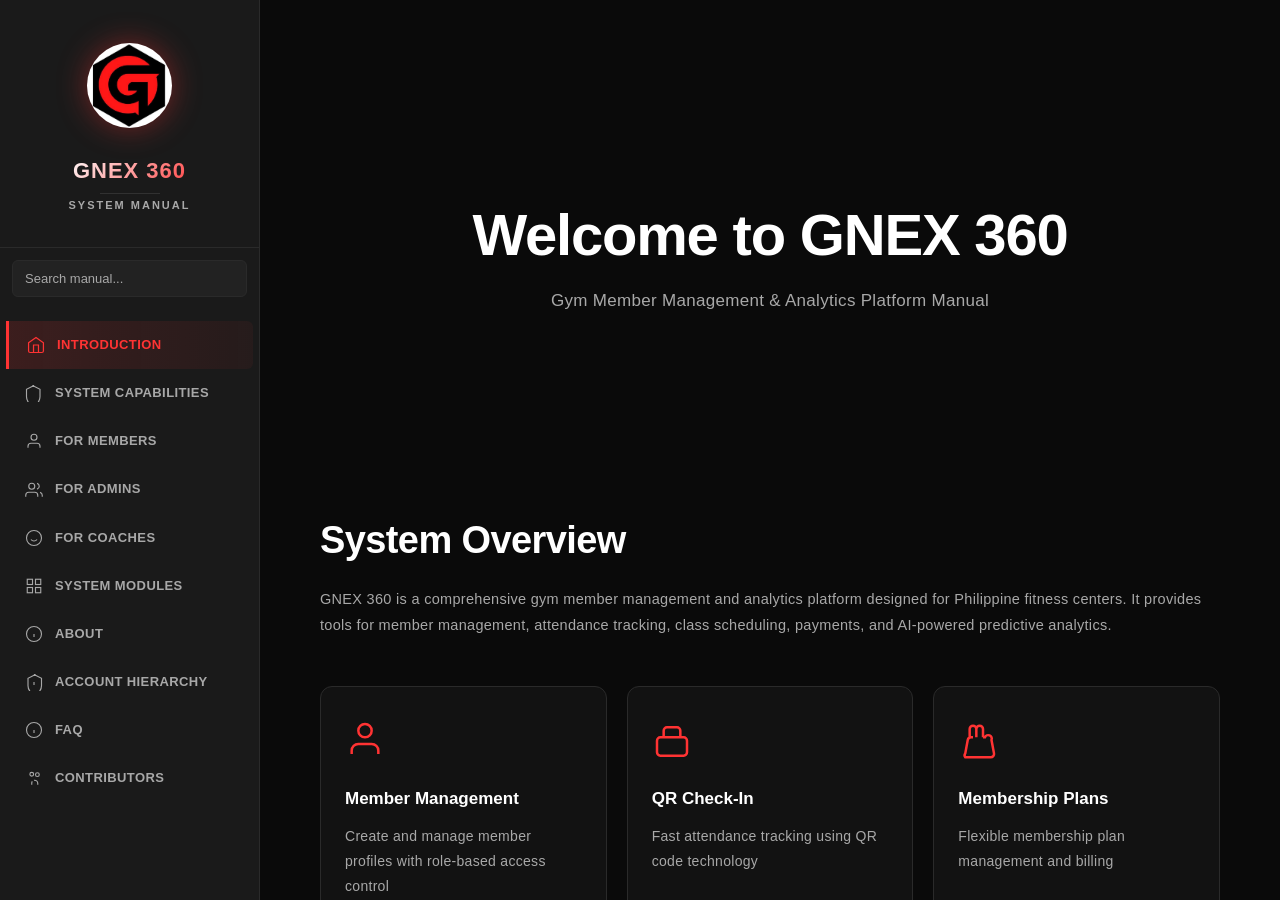
<file: Gnex360/index.html>
<!DOCTYPE html>
<html lang="en">
<head>
    <meta charset="UTF-8">
    <meta name="viewport" content="width=device-width, initial-scale=1.0">
    <title>GNEX 360 - System Manual</title>
    <link rel="stylesheet" href="styles.css">
</head>
<body>
    <!-- Mobile Menu Button -->
    <button class="mobile-menu-btn" id="mobileMenuBtn" aria-label="Open navigation menu" aria-expanded="false">
        ☰
    </button>

    <!-- Mobile Sidebar Overlay -->
    <div class="sidebar-overlay" id="sidebarOverlay"></div>

    <div class="container">
        <!-- Sidebar -->
        <aside class="sidebar">
            <!-- Logo Section -->
            <div class="logo-section">
                <div class="logo-container">
                    <img src="public\logo.jpg" alt="GNEX 360" class="logo">
                </div>
                <h1 class="logo-text">GNEX 360</h1>
                <div class="divider"></div>
                <p class="subtitle">SYSTEM MANUAL</p>
            </div>

            <!-- Search -->
            <div class="search-box">
                <input type="text" placeholder="Search manual..." id="searchInput">
            </div>

            <!-- Navigation Menu -->
            <nav class="nav-menu">
                <a href="#introduction" class="nav-item active">
                    <svg class="icon" viewBox="0 0 24 24" fill="none" stroke="currentColor" stroke-width="2">
                        <path d="M3 9l9-7 9 7v11a2 2 0 0 1-2 2H5a2 2 0 0 1-2-2z"></path>
                        <polyline points="9 22 9 12 15 12 15 22"></polyline>
                    </svg>
                    <span class="label">INTRODUCTION</span>
                </a>
                <a href="#capabilities" class="nav-item">
                    <svg class="icon" viewBox="0 0 24 24" fill="none" stroke="currentColor" stroke-width="2">
                        <path d="M12 2L2 7v10c0 5.55 3.84 10.74 9 12 5.16-1.26 9-6.45 9-12V7l-10-5z"></path>
                    </svg>
                    <span class="label">SYSTEM CAPABILITIES</span>
                </a>
                <a href="#for-members" class="nav-item">
                    <svg class="icon" viewBox="0 0 24 24" fill="none" stroke="currentColor" stroke-width="2">
                        <path d="M20 21v-2a4 4 0 0 0-4-4H8a4 4 0 0 0-4 4v2"></path>
                        <circle cx="12" cy="7" r="4"></circle>
                    </svg>
                    <span class="label">FOR MEMBERS</span>
                </a>
                <a href="#for-admins" class="nav-item">
                    <svg class="icon" viewBox="0 0 24 24" fill="none" stroke="currentColor" stroke-width="2">
                        <path d="M17 21v-2a4 4 0 0 0-4-4H5a4 4 0 0 0-4 4v2"></path>
                        <circle cx="9" cy="7" r="4"></circle>
                        <path d="M23 21v-2a4 4 0 0 0-3-3.87"></path>
                        <path d="M16 3.13a4 4 0 0 1 0 7.75"></path>
                    </svg>
                    <span class="label">FOR ADMINS</span>
                </a>
                <a href="#for-coaches" class="nav-item">
                    <svg class="icon" viewBox="0 0 24 24" fill="none" stroke="currentColor" stroke-width="2">
                        <circle cx="12" cy="12" r="10"></circle>
                        <path d="M8 14s1.5 2 4 2 4-2 4-2"></path>
                        <line x1="9" y1="9" x2="9" y2="9.01"></line>
                        <line x1="15" y1="9" x2="15" y2="9.01"></line>
                    </svg>
                    <span class="label">FOR COACHES</span>
                </a>
                <a href="#modules" class="nav-item">
                    <svg class="icon" viewBox="0 0 24 24" fill="none" stroke="currentColor" stroke-width="2">
                        <rect x="3" y="3" width="7" height="7"></rect>
                        <rect x="14" y="3" width="7" height="7"></rect>
                        <rect x="14" y="14" width="7" height="7"></rect>
                        <rect x="3" y="14" width="7" height="7"></rect>
                    </svg>
                    <span class="label">SYSTEM MODULES</span>
                </a>
                <a href="#about" class="nav-item">
                    <svg class="icon" viewBox="0 0 24 24" fill="none" stroke="currentColor" stroke-width="2">
                        <circle cx="12" cy="12" r="10"></circle>
                        <line x1="12" y1="16" x2="12" y2="12"></line>
                        <line x1="12" y1="8" x2="12.01" y2="8"></line>
                    </svg>
                    <span class="label">ABOUT</span>
                </a>
                <a href="#hierarchy" class="nav-item">
                    <svg class="icon" viewBox="0 0 24 24" fill="none" stroke="currentColor" stroke-width="2">
                        <path d="M12 2L22 7v10c0 5.55-4.03 10.35-9 10.94-4.97-.59-9-5.39-9-10.94V7l10-5z"></path>
                        <line x1="12" y1="12" x2="12" y2="16"></line>
                    </svg>
                    <span class="label">ACCOUNT HIERARCHY</span>
                </a>
                <a href="#faq" class="nav-item">
                    <svg class="icon" viewBox="0 0 24 24" fill="none" stroke="currentColor" stroke-width="2">
                        <circle cx="12" cy="12" r="10"></circle>
                        <path d="M12 16v-4"></path>
                        <path d="M12 8h.01"></path>
                    </svg>
                    <span class="label">FAQ</span>
                </a>
                <a href="#contributors" class="nav-item">
                    <svg class="icon" viewBox="0 0 24 24" fill="none" stroke="currentColor" stroke-width="2">
                        <path d="M17 21v-2a4 4 0 0 0-5-3.87"></path>
                        <path d="M9 21v-2a4 4 0 0 1 .764-2.558"></path>
                        <circle cx="16.5" cy="7.5" r="2.5"></circle>
                        <circle cx="9" cy="7" r="2.5"></circle>
                    </svg>
                    <span class="label">CONTRIBUTORS</span>
                </a>
            </nav>
        </aside>

        <!-- Main Content -->
        <main class="main-content">
            <!-- Introduction Section -->
            <section class="content-section" id="introduction">
                <div class="hero-banner">
                    <h1>Welcome to GNEX 360</h1>
                    <p>Gym Member Management & Analytics Platform Manual</p>
                </div>

                <div class="content-wrapper">
                    <h2>System Overview</h2>
                    <p>GNEX 360 is a comprehensive gym member management and analytics platform designed for Philippine fitness centers. It provides tools for member management, attendance tracking, class scheduling, payments, and AI-powered predictive analytics.</p>
                    
                    <div class="features-grid">
                        <div class="feature-card">
                            <svg class="feature-icon" viewBox="0 0 24 24" fill="none" stroke="currentColor" stroke-width="2">
                                <path d="M20 21v-2a4 4 0 0 0-4-4H8a4 4 0 0 0-4 4v2"></path>
                                <circle cx="12" cy="7" r="4"></circle>
                            </svg>
                            <h3>Member Management</h3>
                            <p>Create and manage member profiles with role-based access control</p>
                        </div>
                        <div class="feature-card">
                            <svg class="feature-icon" viewBox="0 0 24 24" fill="none" stroke="currentColor" stroke-width="2">
                                <rect x="3" y="11" width="18" height="11" rx="2" ry="2"></rect>
                                <path d="M7 11V7a2 2 0 0 1 2-2h6a2 2 0 0 1 2 2v4"></path>
                            </svg>
                            <h3>QR Check-In</h3>
                            <p>Fast attendance tracking using QR code technology</p>
                        </div>
                        <div class="feature-card">
                            <svg class="feature-icon" viewBox="0 0 24 24" fill="none" stroke="currentColor" stroke-width="2">
                                <path d="M9 11H7.82a2 2 0 0 0-1.97 1.63l-1.5 8A2 2 0 0 0 4.37 23h15.26a2 2 0 0 0 1.97-2.37l-1.5-8A2 2 0 0 0 16.18 11H15m0 0V6a2 2 0 1 0-4 0v5m0 0V6a2 2 0 1 0-4 0v5"></path>
                            </svg>
                            <h3>Membership Plans</h3>
                            <p>Flexible membership plan management and billing</p>
                        </div>
                        <div class="feature-card">
                            <svg class="feature-icon" viewBox="0 0 24 24" fill="none" stroke="currentColor" stroke-width="2">
                                <line x1="12" y1="5" x2="12" y2="19"></line>
                                <polyline points="19 12 12 19 5 12"></polyline>
                            </svg>
                            <h3>Analytics</h3>
                            <p>AI-powered predictive analytics and reporting</p>
                        </div>
                    </div>
                </div>
            </section>

            <!-- Capabilities Section -->
            <section class="content-section" id="capabilities">
                <div class="content-wrapper">
                    <h2>System Capabilities</h2>
                    <p>GNEX 360 is built with comprehensive features to manage the full gym lifecycle.</p>
                    
                    <div class="capabilities-grid">
                        <div class="capability-card">
                            <div class="capability-header">
                                <svg class="capability-icon" viewBox="0 0 24 24" fill="none" stroke="currentColor" stroke-width="2">
                                    <path d="M20 21v-2a4 4 0 0 0-4-4H8a4 4 0 0 0-4 4v2"></path>
                                    <circle cx="12" cy="7" r="4"></circle>
                                </svg>
                            </div>
                            <h3>Member Management</h3>
                            <p>Create and manage a full hierarchy of member accounts with role-based access control.</p>
                            <div>
                                <a href="docs/member-management.html" class="view-docs-btn">View Docs -></a>
                            </div>
                        </div>
                        <div class="capability-card">
                            <div class="capability-header">
                                <svg class="capability-icon" viewBox="0 0 24 24" fill="none" stroke="currentColor" stroke-width="2">
                                    <rect x="3" y="11" width="18" height="11" rx="2" ry="2"></rect>
                                    <path d="M7 11V7a2 2 0 0 1 2-2h6a2 2 0 0 1 2 2v4"></path>
                                </svg>
                            </div>
                            <h3>QR Check-In System</h3>
                            <p>Fast and efficient attendance tracking using QR codes.</p>
                            <div>
                                <a href="docs/qr-checkin.html" class="view-docs-btn">View Docs -></a>
                            </div>
                        </div>
                        <div class="capability-card">
                            <div class="capability-header">
                                <svg class="capability-icon" viewBox="0 0 24 24" fill="none" stroke="currentColor" stroke-width="2">
                                    <path d="M19 11H5m14 0a2 2 0 0 1 2 2v6a2 2 0 0 1-2 2H5a2 2 0 0 1-2-2v-6a2 2 0 0 1 2-2m14 0V9a2 2 0 0 0-2-2M5 11V9a2 2 0 0 1 2-2m0 0V5a2 2 0 0 1 2-2h6a2 2 0 0 1 2 2v2M7 7h10"></path>
                                </svg>
                            </div>
                            <h3>Scheduling</h3>
                            <p>Manage class schedules and trainer availability.</p>
                            <div>
                                <a href="docs/scheduling.html" class="view-docs-btn">View Docs -></a>
                            </div>
                        </div>
                        <div class="capability-card">
                            <div class="capability-header">
                                <svg class="capability-icon" viewBox="0 0 24 24" fill="none" stroke="currentColor" stroke-width="2">
                                    <line x1="12" y1="5" x2="12" y2="19"></line>
                                    <polyline points="19 12 12 19 5 12"></polyline>
                                </svg>
                            </div>
                            <h3>Analytics & Reports</h3>
                            <p>Comprehensive reporting with predictive analytics.</p>
                            <div>
                                <a href="docs/analytics-reports.html" class="view-docs-btn">View Docs -></a>
                            </div>
                        </div>
                        <div class="capability-card">
                            <div class="capability-header">
                                <svg class="capability-icon" viewBox="0 0 24 24" fill="none" stroke="currentColor" stroke-width="2">
                                    <rect x="1" y="4" width="22" height="16" rx="2" ry="2"></rect>
                                    <path d="M1 10h22"></path>
                                </svg>
                            </div>
                            <h3>Payment Processing</h3>
                            <p>Secure payment integration for memberships and services.</p>
                            <div>
                                <a href="docs/payment-processing.html" class="view-docs-btn">View Docs -></a>
                            </div>
                        </div>
                        <div class="capability-card">
                            <div class="capability-header">
                                <svg class="capability-icon" viewBox="0 0 24 24" fill="none" stroke="currentColor" stroke-width="2">
                                    <path d="M12 22s8-4 8-10V5l-8-3-8 3v7c0 6 8 10 8 10z"></path>
                                </svg>
                            </div>
                            <h3>RBAC & Security</h3>
                            <p>Role-based access control with granular permissions.</p>
                            <div>
                                <a href="docs/rbac-security.html" class="view-docs-btn">View Docs -></a>
                            </div>
                        </div>
                    </div>
                </div>
            </section>

            <!-- For Members Section -->
            <section class="content-section" id="for-members">

    <div class="content-wrapper">
        <span class="module-type">MEMBER JOURNEY</span>
        <h2>For Members</h2>

        <p>
            The following workflow illustrates the complete
            member journey within GNEX 360, from registration
            to gym access and attendance tracking.
        </p>

        <div class="workflow-timeline">

    <div class="timeline-item">
        <div class="timeline-number">1</div>
        <div class="timeline-content">
            <h3>Create Account</h3>
            <p>Prospective members create an account through the Join Now page and submit their membership application.</p>
            <span>Join Now Page</span>
        </div>
    </div>

    <div class="timeline-item">
        <div class="timeline-number">2</div>
        <div class="timeline-content">
            <h3>Application Review</h3>
            <p>Administrators review submitted membership requests and verify member information.</p>
            <span>Membership Requests</span>
        </div>
    </div>

    <div class="timeline-item">
        <div class="timeline-number">3</div>
        <div class="timeline-content">
            <h3>Membership Activation</h3>
            <p>Approved applicants are activated and granted access to gym services and member features.</p>
            <span>Membership Management</span>
        </div>
    </div>

    <div class="timeline-item">
        <div class="timeline-number">4</div>
        <div class="timeline-content">
            <h3>QR Check-In</h3>
            <p>Members scan their assigned QR code upon gym entry to record attendance.</p>
            <span>QR Check-In</span>
        </div>
    </div>

</div>

        <div class="workflow-footer">

            <a href="guides/member-guide.html"
               class="view-docs-btn">

                Open Member Guide →

            </a>

        </div>

    </div>

</section>

            <!-- For Admins Section -->
            <section class="content-section" id="for-admins">

<div class="content-wrapper">

    <span class="module-type">ADMIN WORKFLOW</span>

    <h2>For Administrators</h2>

    <p>
        Administrators oversee operations, approvals,
        memberships, employees, and reports.
    </p>

    <div class="workflow-timeline">

        <div class="timeline-item">
            <div class="timeline-number">1</div>

            <div class="timeline-content">
                <h3>Manage Members</h3>

                <p>
                    Create, update, deactivate, and monitor member accounts.
                </p>

                <span>Member Management</span>
            </div>
        </div>

        <div class="timeline-item">
            <div class="timeline-number">2</div>

            <div class="timeline-content">
                <h3>Approve Membership Requests</h3>

                <p>
                    Review submitted applications and payment records.
                </p>

                <span>Waitlist Module</span>
            </div>
        </div>

        <div class="timeline-item">
            <div class="timeline-number">3</div>

            <div class="timeline-content">
                <h3>Manage Coaches and Employees</h3>

                <p>
                    Assign permissions and maintain employee accounts.
                </p>

                <span>Employee Management</span>
            </div>
        </div>

        <div class="timeline-item">
            <div class="timeline-number">4</div>

            <div class="timeline-content">
                <h3>Generate Reports</h3>

                <p>
                    Produce attendance, revenue, and analytics reports.
                </p>

                <span>Reports & Analytics</span>
            </div>
        </div>

    </div>

    <div class="workflow-footer">
        <a href="guides/admin-guide.html"
           class="view-docs-btn">
            Open Administrator Guide →
        </a>
    </div>

</div>

</section>

            <!-- For Coaches Section -->
            <section class="content-section" id="for-coaches">

<div class="content-wrapper">

    <span class="module-type">COACH JOURNEY</span>

    <h2>For Coaches</h2>

    <p>
        Coaches manage classes, monitor attendance,
        and track member progress.
    </p>

    <div class="workflow-timeline">

        <div class="timeline-item">
            <div class="timeline-number">1</div>

            <div class="timeline-content">
                <h3>View Assigned Classes</h3>

                <p>
                    Access schedules and class assignments.
                </p>

                <span>Classes Module</span>
            </div>
        </div>

        <div class="timeline-item">
            <div class="timeline-number">2</div>

            <div class="timeline-content">
                <h3>Track Attendance</h3>

                <p>
                    Monitor attendance records and participation.
                </p>

                <span>Attendance Module</span>
            </div>
        </div>

        <div class="timeline-item">
            <div class="timeline-number">3</div>

            <div class="timeline-content">
                <h3>Record Member Progress</h3>

                <p>
                    Update progress and performance information.
                </p>

                <span>Progress Tracking</span>
            </div>
        </div>

        <div class="timeline-item">
            <div class="timeline-number">4</div>

            <div class="timeline-content">
                <h3>Communicate with Members</h3>

                <p>
                    Coordinate schedules and class activities.
                </p>

                <span>Messaging Features</span>
            </div>
        </div>

    </div>

    <div class="workflow-footer">

        <a href="guides/coach-guide.html"
           class="view-docs-btn">

            Open Coach Guide →

        </a>

    </div>

</div>

</section>

            <!-- Modules Section -->
            <section class="content-section" id="modules">
                <div class="content-wrapper">
                    <h2>System Modules</h2>
                    <p>GNEX 360 consists of modular components that work together seamlessly.</p>
                    
                    <div class="modules-grid">
                        <div class="module-card">
                            <h3>Members Module</h3>
                            <p>Manage member profiles, account creation, and member lifecycle.</p>
                            <span class="module-type">CORE</span>
                        </div>
                        <div class="module-card">
                            <h3>Employees Module</h3>
                            <p>Manage coaches and staff with role-based permissions.</p>
                            <span class="module-type">ADMIN</span>
                        </div>
                        <div class="module-card">
                            <h3>Memberships Module</h3>
                            <p>Create and manage membership plans and subscriptions.</p>
                            <span class="module-type">BILLING</span>
                        </div>
                        <div class="module-card">
                            <h3>Attendance Module</h3>
                            <p>Track member check-ins and attendance history.</p>
                            <span class="module-type">TRACKING</span>
                        </div>
                        <div class="module-card">
                            <h3>Analytics Module</h3>
                            <p>Generate reports and predictive analytics.</p>
                            <span class="module-type">INSIGHTS</span>
                        </div>
                        <div class="module-card">
                            <h3>Payments Module</h3>
                            <p>Process payments and manage billing.</p>
                            <span class="module-type">PAYMENTS</span>
                        </div>
                    </div>
                </div>
            </section>

            <!-- About Section -->
        <section class="content-section" id="about">
    <div class="content-wrapper">

        <span class="module-type">ABOUT THE PLATFORM</span>
        <h2>About GNEX 360</h2>

        <p>
            GNEX 360 is a comprehensive member management and analytics platform
            designed to streamline gym operations and improve decision-making.
        </p>

        <div class="about-grid">

            <div class="about-card">
                <div class="about-number">01</div>

                <h3>System Purpose</h3>

                <p>
                    GNEX 360 provides a centralized platform for managing
                    memberships, attendance, schedules, payments, and analytics.
                </p>
            </div>

            <div class="about-card">
                <div class="about-number">02</div>

                <h3>Who It Serves</h3>

                <p>
                    The platform supports owners, administrators, coaches,
                    and members through clearly defined workflows and role-based access.
                </p>
            </div>

            <div class="about-card">
                <div class="about-number">03</div>

                <h3>Core Principles</h3>

                <ul class="about-list">
                    <li>Simplified workflows</li>
                    <li>Role-based accountability</li>
                    <li>Transparent operations</li>
                    <li>Analytics-driven decisions</li>
                    <li>Data security and protection</li>
                </ul>
            </div>

        </div>

        <div class="mission-box">
            <span class="mission-label">MISSION</span>

            <h3>Modernizing Fitness Center Operations</h3>

            <p>
                GNEX 360 integrates member management, attendance monitoring,
                scheduling, payment handling, and predictive analytics into a
                single intelligent platform that helps fitness centers operate
                efficiently and make informed decisions.
            </p>
        </div>

    </div>
</section>

            <!-- Account Hierarchy Section -->
            <section class="content-section" id="hierarchy">
                <div class="content-wrapper">
                    <h2>Account Hierarchy</h2>
                    <p>GNEX 360 follows a role-based hierarchy with defined access levels and permissions.</p>
                    
                    <div class="hierarchy-cards">
                        <div class="hierarchy-card">
                            <h3>Super Admin</h3>
                            <p>System-wide access and configuration</p>
                        </div>
                        <div class="hierarchy-card">
                            <h3>Admin</h3>
                            <p>Gym operations and member management</p>
                        </div>
                        <div class="hierarchy-card">
                            <h3>Coach</h3>
                            <p>Class scheduling and member tracking</p>
                        </div>
                        <div class="hierarchy-card">
                            <h3>Member</h3>
                            <p>Personal account and membership management</p>
                        </div>
                    </div>
                </div>
            </section>
            <!-- FAQ SECTION -->

<section class="content-section" id="faq">

    <div class="content-wrapper">

        <h2>Frequently Asked Questions</h2>
<div class="faq-container">
        <div class="faq-grid">

            <div class="faq-card">

                <div class="faq-number">01</div>

                <h3>How do members register?</h3>

                <p>
                    Members may create an account through
                    the registration page. Submitted
                    applications are reviewed and approved
                    by an administrator before access is granted.
                </p>

            </div>

            <div class="faq-card">

                <div class="faq-number">02</div>

                <h3>Can members change membership plans?</h3>

                <p>
                    Members may request plan upgrades,
                    renewals, or modifications through
                    the membership management process.
                </p>

            </div>

            <div class="faq-card">

                <div class="faq-number">03</div>

                <h3>How does QR Check-In work?</h3>

                <p>
                    Members scan their assigned QR code
                    during gym entry. Attendance records
                    are automatically stored by the system.
                </p>

            </div>

            <div class="faq-card">

                <div class="faq-number">04</div>

                <h3>Where can attendance records be viewed?</h3>

                <p>
                    Attendance history may be accessed
                    through the member dashboard and
                    attendance tracking modules.
                </p>

            </div>

            <div class="faq-card">

                <div class="faq-number">05</div>

                <h3>How are membership requests approved?</h3>

                <p>
                    Administrators review submitted
                    applications and either approve
                    or reject them based on gym policies.
                </p>

            </div>

            <div class="faq-card">

                <div class="faq-number">06</div>

                <h3>Can reports be generated?</h3>

                <p>
                    Yes. Administrators may generate
                    attendance, membership, payment,
                    and analytics reports.
                </p>

            </div>

            <div class="faq-card">

                <div class="faq-number">07</div>

                <h3>How are coaches managed?</h3>

                <p>
                    Coaches are managed through the
                    employee management module where
                    schedules and assignments are configured.
                </p>

            </div>

            <div class="faq-card">

                <div class="faq-number">08</div>

                <h3>Is member information secure?</h3>

                <p>
                    GNEX 360 uses role-based access
                    control and authentication mechanisms
                    to protect system data.
                </p>

            </div>

        </div>

    </div>

</section>

            <!-- Contributors Section -->
            <section class="content-section" id="contributors">
                <div class="content-wrapper">
                    <h2>Our Team</h2>
                    <p>The team behind GNEX 360</p>
                    
                    <div class="contributors-grid">
                        <div class="contributor-card">
                            <div class="contributor-avatar">AD</div>
                            <h3>Adrian Aldave</h3>
                            <p>Project Manager <br> Developer
                            </p>
                        </div>
                        <div class="contributor-card">
                            <div class="contributor-avatar">KA</div>
                            <h3>Karmelo Andrei Cortes</h3>
                            <p>Full-stack Developer</p>
                        </div>
                        <div class="contributor-card">
                            <div class="contributor-avatar">PM</div>
                            <h3>Phol Mari Garcia</h3>
                            <p>QA Specialist</p>
                        </div>
                        <div class="contributor-card">
                            <div class="contributor-avatar">DC</div>
                            <h3>Dawn Carla Germones</h3>
                            <p>Documentation</p>
                        </div>
                    </div>
                </div>
            </section>

            <!-- Footer -->
            <footer class="footer">
                <p>&copy; 2026 GNEX 360. All rights reserved.</p>
            </footer>
        </main>
    </div>

    <script src="script.js"></script>
</body>
</html>
</file>
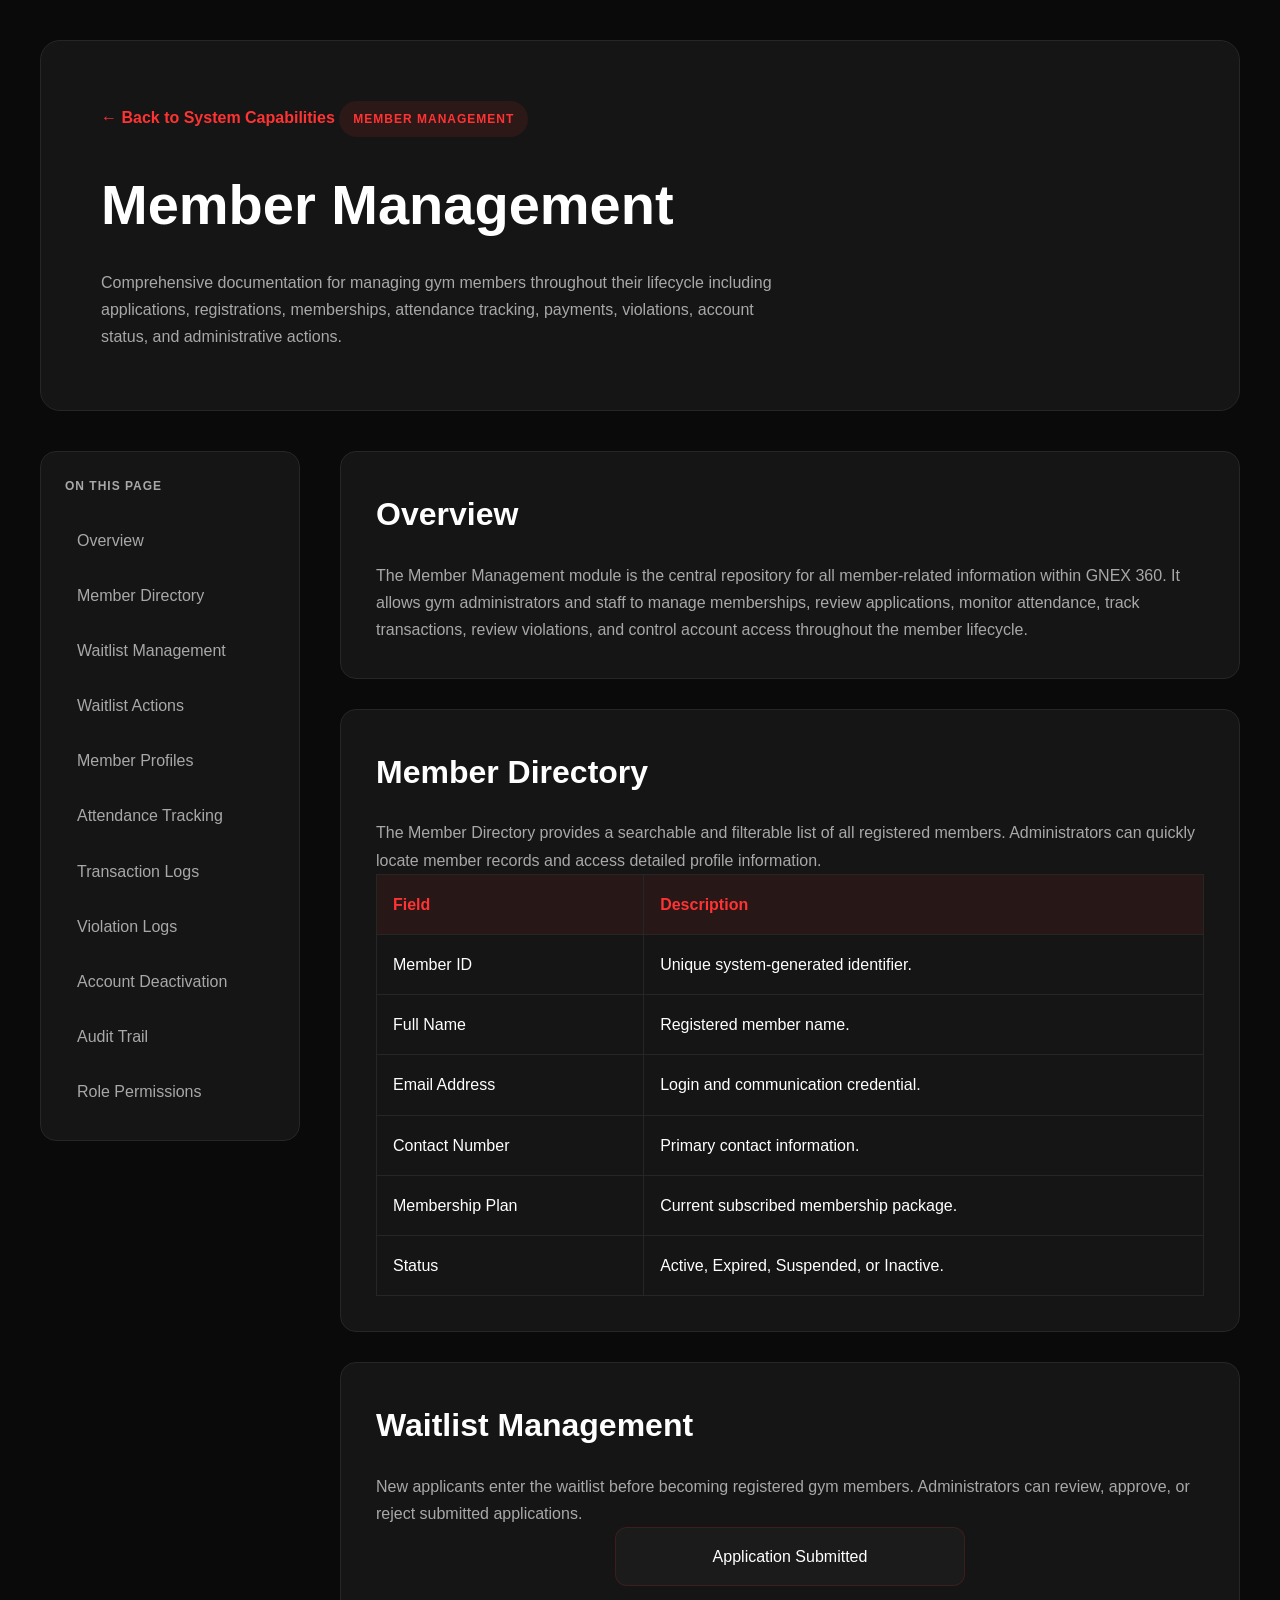
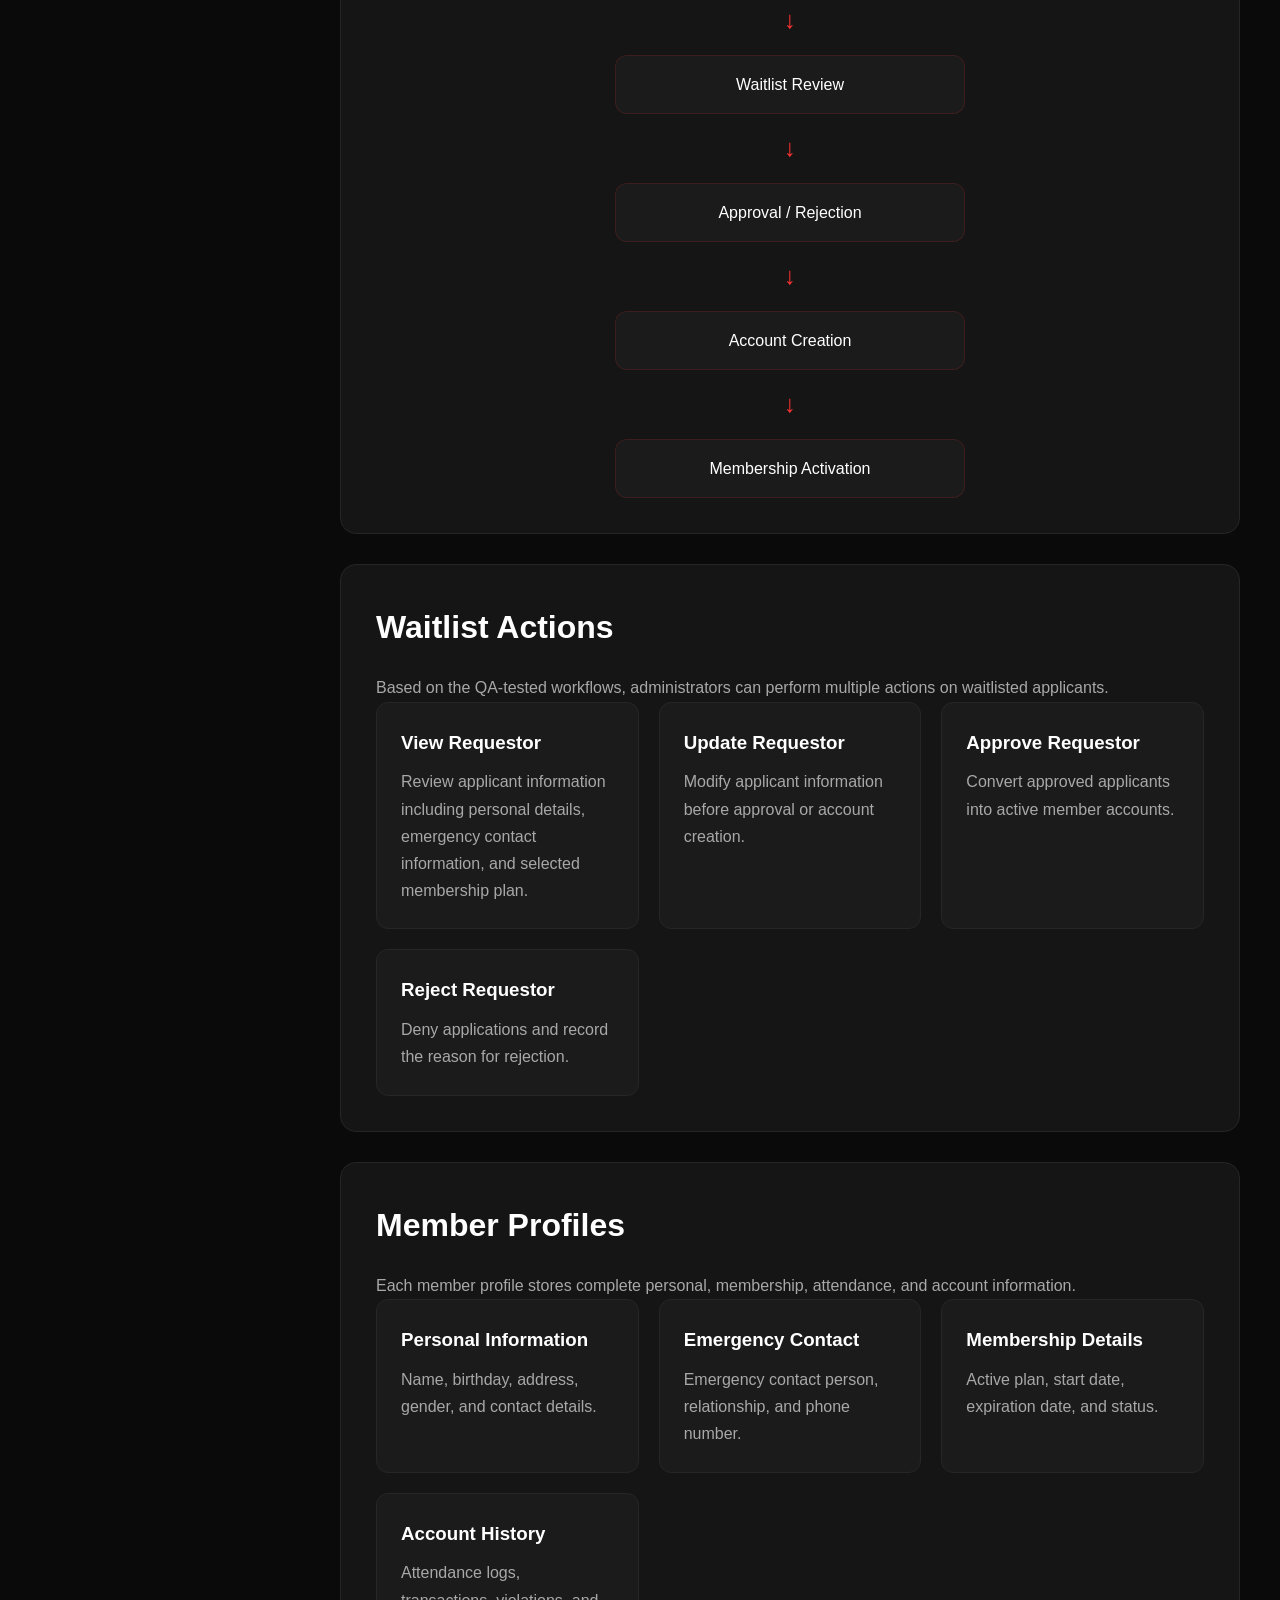
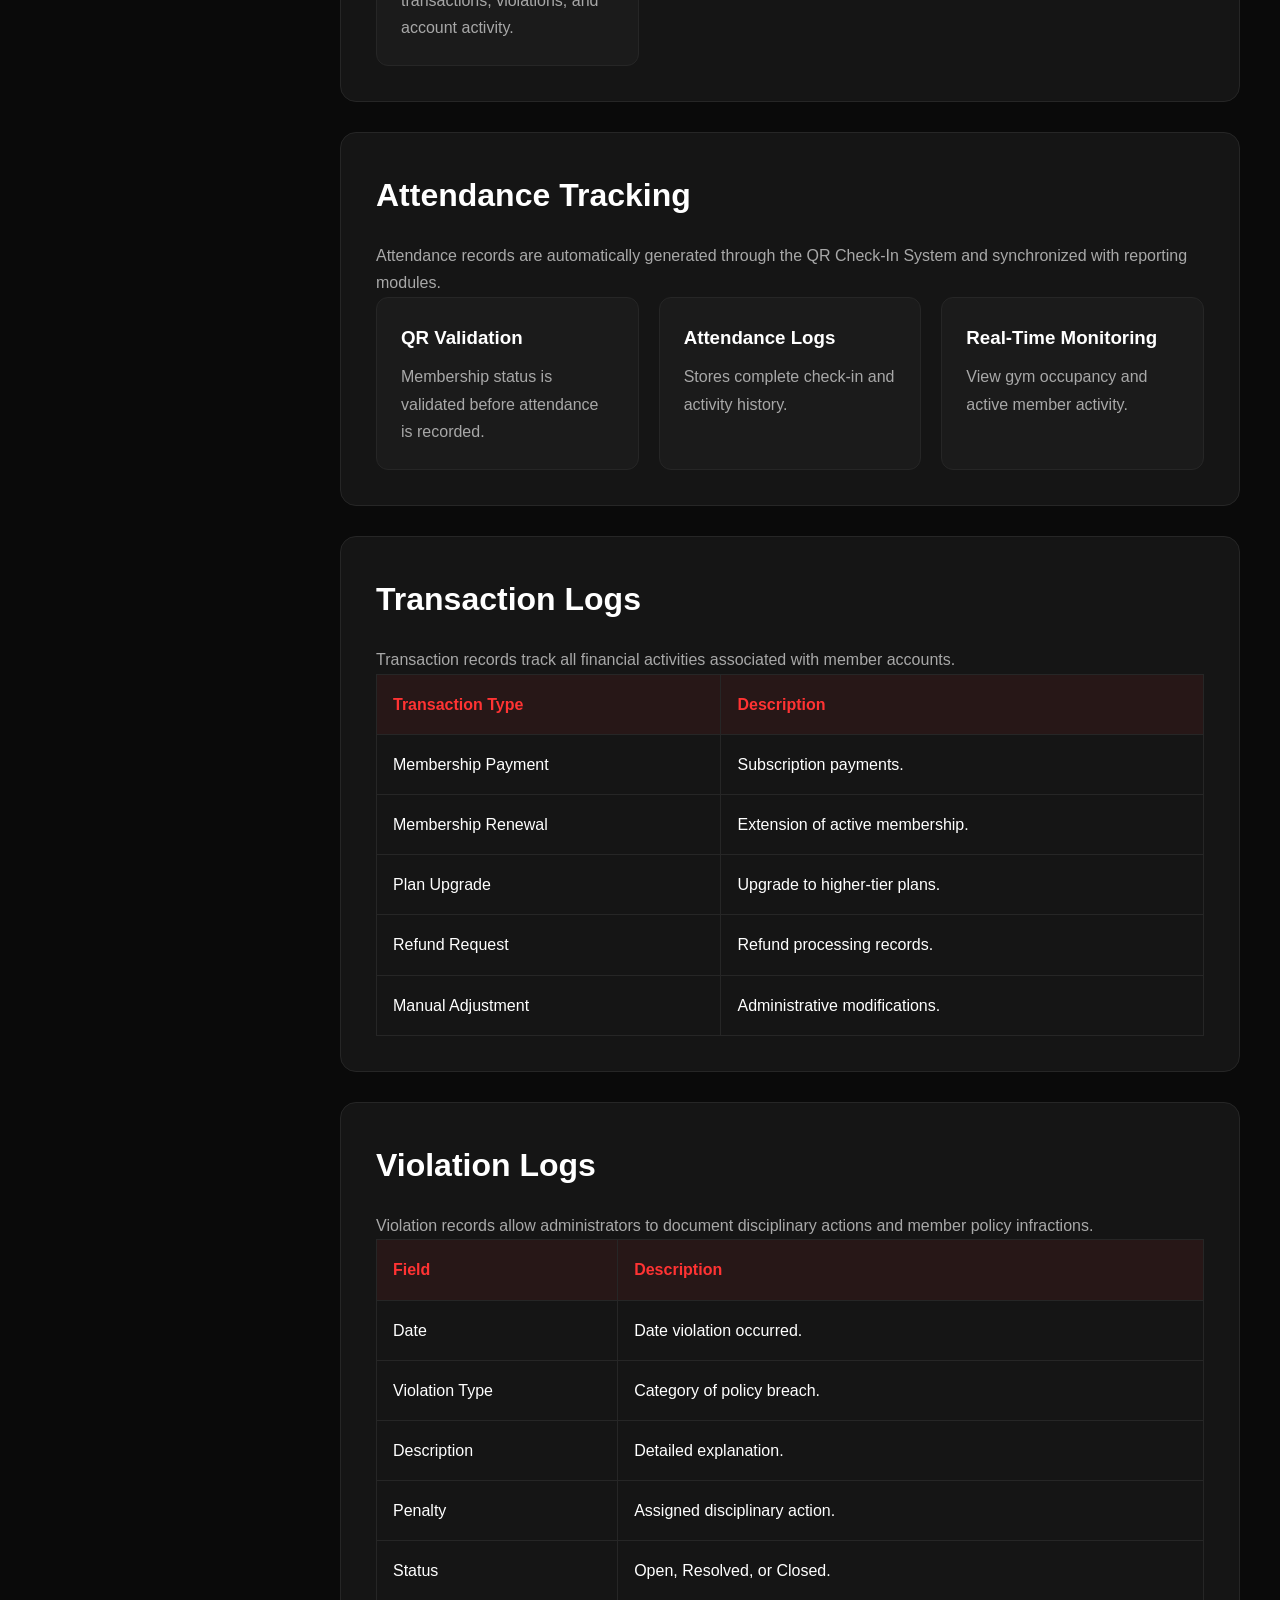
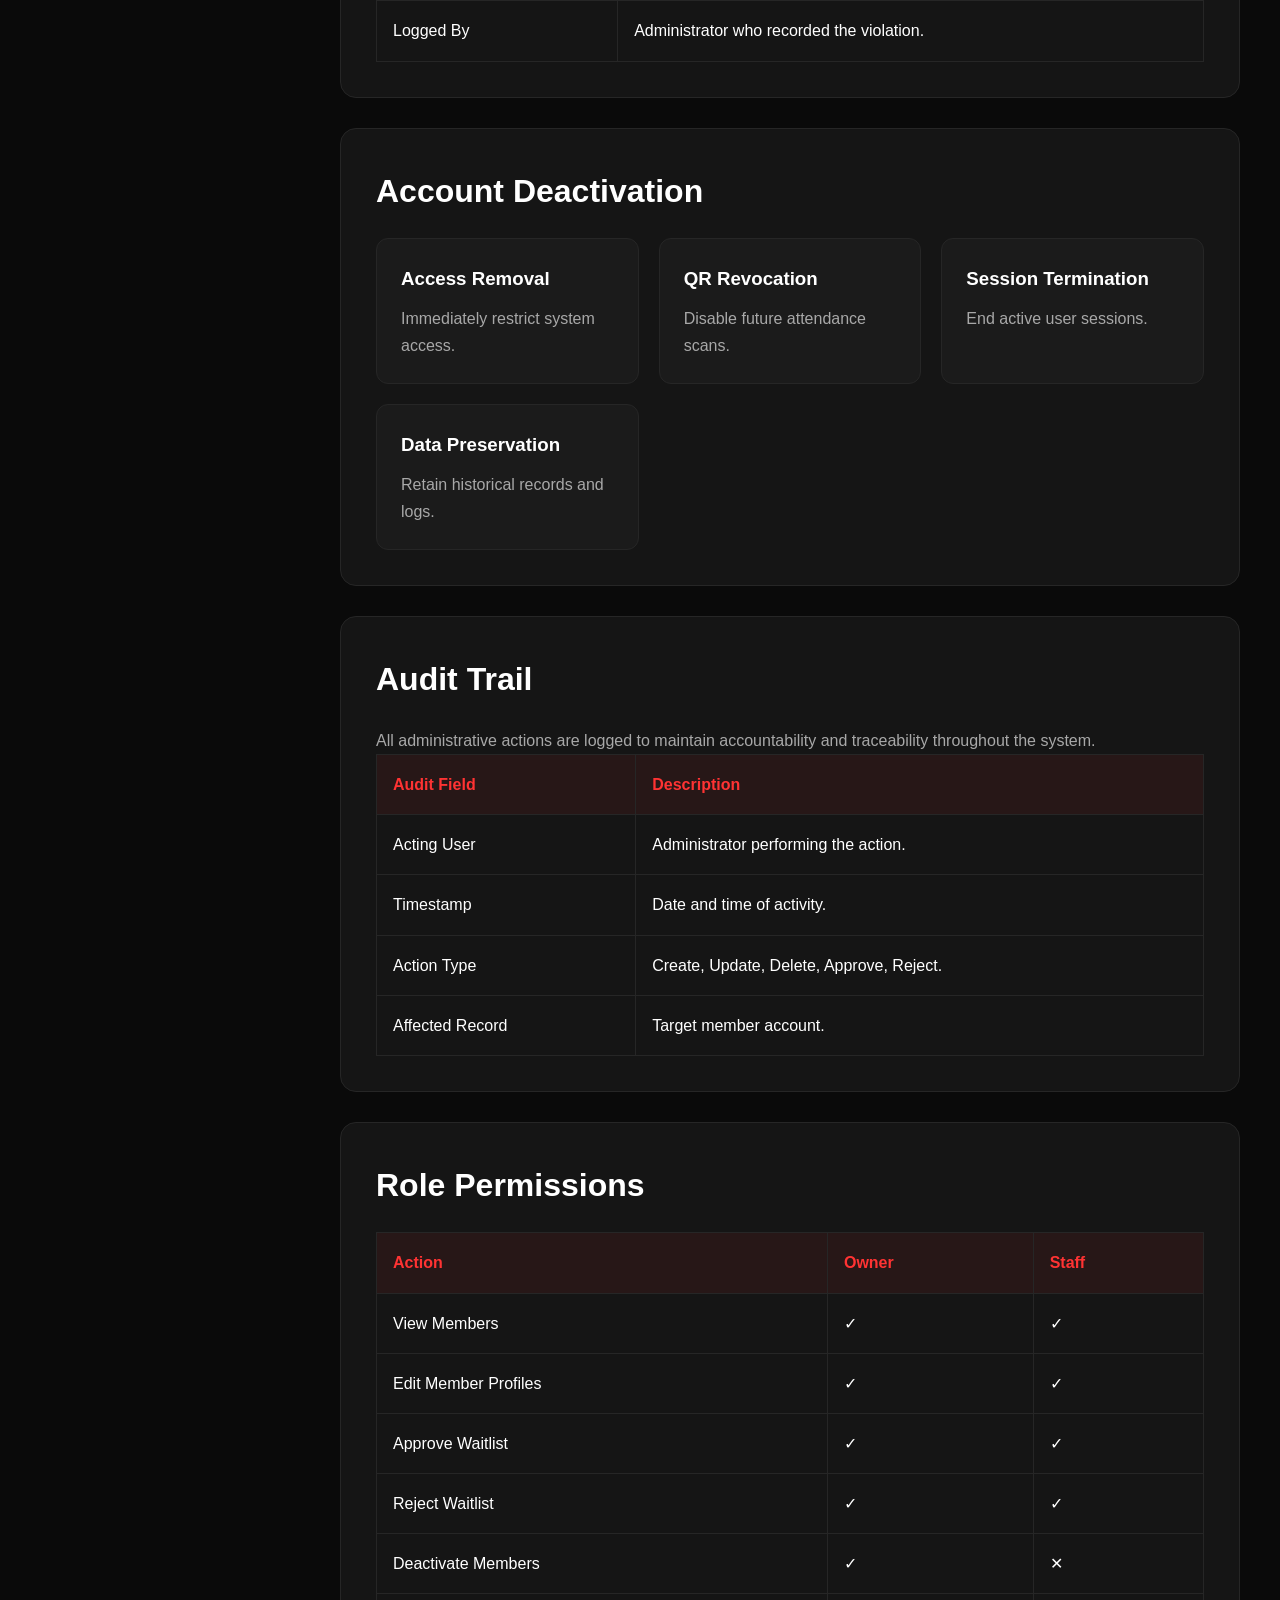
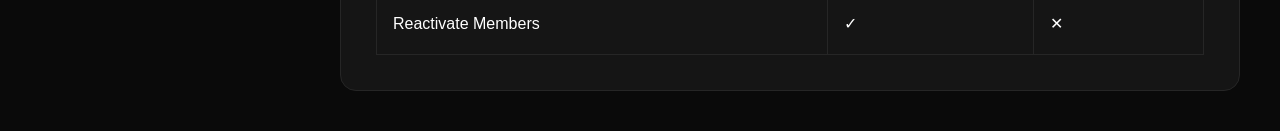
<file: Gnex360/docs/member-management.html>
<!DOCTYPE html>
<html lang="en">
<head>
    <meta charset="UTF-8">
    <meta name="viewport" content="width=device-width, initial-scale=1.0">
    <title>Member Management | GNEX 360</title>
    <link rel="stylesheet" href="docs.css">
</head>
<body>

<div class="member-docs-wrapper">

    <!-- HEADER -->

    <section class="member-docs-header">

        <a href="../index.html#capabilities"
           class="member-back-button">
            ← Back to System Capabilities
        </a>

        <span class="member-docs-tag">
            MEMBER MANAGEMENT
        </span>

        <h1>Member Management</h1>

        <p>
            Comprehensive documentation for managing gym members throughout
            their lifecycle including applications, registrations, memberships,
            attendance tracking, payments, violations, account status, and
            administrative actions.
        </p>

    </section>

    <!-- MAIN LAYOUT -->

    <div class="member-docs-layout">

        <!-- SIDEBAR -->

        <aside class="member-docs-sidebar">

            <h3>ON THIS PAGE</h3>

            <nav class="member-docs-nav">

                <a href="#overview" class="member-docs-link">Overview</a>

                <a href="#directory" class="member-docs-link">
                    Member Directory
                </a>

                <a href="#waitlist" class="member-docs-link">
                    Waitlist Management
                </a>

                <a href="#waitlist-actions" class="member-docs-link">
                    Waitlist Actions
                </a>

                <a href="#profiles" class="member-docs-link">
                    Member Profiles
                </a>

                <a href="#attendance" class="member-docs-link">
                    Attendance Tracking
                </a>

                <a href="#transactions" class="member-docs-link">
                    Transaction Logs
                </a>

                <a href="#violations" class="member-docs-link">
                    Violation Logs
                </a>

                <a href="#deactivation" class="member-docs-link">
                    Account Deactivation
                </a>

                <a href="#audit" class="member-docs-link">
                    Audit Trail
                </a>

                <a href="#permissions" class="member-docs-link">
                    Role Permissions
                </a>

            </nav>

        </aside>

        <!-- CONTENT -->

        <main class="member-docs-content">

            <!-- OVERVIEW -->

            <section id="overview">

                <h2>Overview</h2>

                <p>
                    The Member Management module is the central repository
                    for all member-related information within GNEX 360.
                    It allows gym administrators and staff to manage
                    memberships, review applications, monitor attendance,
                    track transactions, review violations, and control
                    account access throughout the member lifecycle.
                </p>

            </section>

            <!-- DIRECTORY -->

            <section id="directory">

                <h2>Member Directory</h2>

                <p>
                    The Member Directory provides a searchable and filterable
                    list of all registered members. Administrators can quickly
                    locate member records and access detailed profile information.
                </p>

                <table class="member-table">

                    <thead>
                        <tr>
                            <th>Field</th>
                            <th>Description</th>
                        </tr>
                    </thead>

                    <tbody>

                        <tr>
                            <td>Member ID</td>
                            <td>Unique system-generated identifier.</td>
                        </tr>

                        <tr>
                            <td>Full Name</td>
                            <td>Registered member name.</td>
                        </tr>

                        <tr>
                            <td>Email Address</td>
                            <td>Login and communication credential.</td>
                        </tr>

                        <tr>
                            <td>Contact Number</td>
                            <td>Primary contact information.</td>
                        </tr>

                        <tr>
                            <td>Membership Plan</td>
                            <td>Current subscribed membership package.</td>
                        </tr>

                        <tr>
                            <td>Status</td>
                            <td>Active, Expired, Suspended, or Inactive.</td>
                        </tr>

                    </tbody>

                </table>

            </section>

            <!-- WAITLIST -->

            <section id="waitlist">

                <h2>Waitlist Management</h2>

                <p>
                    New applicants enter the waitlist before becoming
                    registered gym members. Administrators can review,
                    approve, or reject submitted applications.
                </p>

                <div class="member-lifecycle">

                    <div class="member-step">
                        Application Submitted
                    </div>

                    <div class="member-arrow">↓</div>

                    <div class="member-step">
                        Waitlist Review
                    </div>

                    <div class="member-arrow">↓</div>

                    <div class="member-step">
                        Approval / Rejection
                    </div>

                    <div class="member-arrow">↓</div>

                    <div class="member-step">
                        Account Creation
                    </div>

                    <div class="member-arrow">↓</div>

                    <div class="member-step">
                        Membership Activation
                    </div>

                </div>

            </section>

            <!-- WAITLIST ACTIONS -->

            <section id="waitlist-actions">

                <h2>Waitlist Actions</h2>

                <p>
                    Based on the QA-tested workflows, administrators
                    can perform multiple actions on waitlisted applicants.
                </p>

                <div class="member-feature-grid">

                    <div class="member-feature-card">

                        <h3>View Requestor</h3>

                        <p>
                            Review applicant information including
                            personal details, emergency contact
                            information, and selected membership plan.
                        </p>

                    </div>

                    <div class="member-feature-card">

                        <h3>Update Requestor</h3>

                        <p>
                            Modify applicant information before
                            approval or account creation.
                        </p>

                    </div>

                    <div class="member-feature-card">

                        <h3>Approve Requestor</h3>

                        <p>
                            Convert approved applicants into
                            active member accounts.
                        </p>

                    </div>

                    <div class="member-feature-card">

                        <h3>Reject Requestor</h3>

                        <p>
                            Deny applications and record the
                            reason for rejection.
                        </p>

                    </div>

                </div>

            </section>

            <!-- PROFILES -->

            <section id="profiles">

                <h2>Member Profiles</h2>

                <p>
                    Each member profile stores complete personal,
                    membership, attendance, and account information.
                </p>

                <div class="member-feature-grid">

                    <div class="member-feature-card">

                        <h3>Personal Information</h3>

                        <p>
                            Name, birthday, address,
                            gender, and contact details.
                        </p>

                    </div>

                    <div class="member-feature-card">

                        <h3>Emergency Contact</h3>

                        <p>
                            Emergency contact person,
                            relationship, and phone number.
                        </p>

                    </div>

                    <div class="member-feature-card">

                        <h3>Membership Details</h3>

                        <p>
                            Active plan, start date,
                            expiration date, and status.
                        </p>

                    </div>

                    <div class="member-feature-card">

                        <h3>Account History</h3>

                        <p>
                            Attendance logs, transactions,
                            violations, and account activity.
                        </p>

                    </div>

                </div>

            </section>

            <!-- ATTENDANCE -->

            <section id="attendance">

                <h2>Attendance Tracking</h2>

                <p>
                    Attendance records are automatically generated
                    through the QR Check-In System and synchronized
                    with reporting modules.
                </p>

                <div class="member-feature-grid">

                    <div class="member-feature-card">

                        <h3>QR Validation</h3>

                        <p>
                            Membership status is validated
                            before attendance is recorded.
                        </p>

                    </div>

                    <div class="member-feature-card">

                        <h3>Attendance Logs</h3>

                        <p>
                            Stores complete check-in
                            and activity history.
                        </p>

                    </div>

                    <div class="member-feature-card">

                        <h3>Real-Time Monitoring</h3>

                        <p>
                            View gym occupancy and
                            active member activity.
                        </p>

                    </div>

                </div>

            </section>

            <!-- TRANSACTIONS -->

            <section id="transactions">

                <h2>Transaction Logs</h2>

                <p>
                    Transaction records track all financial
                    activities associated with member accounts.
                </p>

                <table class="member-table">

                    <thead>

                        <tr>
                            <th>Transaction Type</th>
                            <th>Description</th>
                        </tr>

                    </thead>

                    <tbody>

                        <tr>
                            <td>Membership Payment</td>
                            <td>Subscription payments.</td>
                        </tr>

                        <tr>
                            <td>Membership Renewal</td>
                            <td>Extension of active membership.</td>
                        </tr>

                        <tr>
                            <td>Plan Upgrade</td>
                            <td>Upgrade to higher-tier plans.</td>
                        </tr>

                        <tr>
                            <td>Refund Request</td>
                            <td>Refund processing records.</td>
                        </tr>

                        <tr>
                            <td>Manual Adjustment</td>
                            <td>Administrative modifications.</td>
                        </tr>

                    </tbody>

                </table>

            </section>

            <!-- VIOLATIONS -->

            <section id="violations">

                <h2>Violation Logs</h2>

                <p>
                    Violation records allow administrators
                    to document disciplinary actions and
                    member policy infractions.
                </p>

                <table class="member-table">

                    <thead>

                        <tr>
                            <th>Field</th>
                            <th>Description</th>
                        </tr>

                    </thead>

                    <tbody>

                        <tr>
                            <td>Date</td>
                            <td>Date violation occurred.</td>
                        </tr>

                        <tr>
                            <td>Violation Type</td>
                            <td>Category of policy breach.</td>
                        </tr>

                        <tr>
                            <td>Description</td>
                            <td>Detailed explanation.</td>
                        </tr>

                        <tr>
                            <td>Penalty</td>
                            <td>Assigned disciplinary action.</td>
                        </tr>

                        <tr>
                            <td>Status</td>
                            <td>Open, Resolved, or Closed.</td>
                        </tr>

                        <tr>
                            <td>Logged By</td>
                            <td>Administrator who recorded the violation.</td>
                        </tr>

                    </tbody>

                </table>

            </section>

            <!-- DEACTIVATION -->

            <section id="deactivation">

                <h2>Account Deactivation</h2>

                <div class="member-feature-grid">

                    <div class="member-feature-card">

                        <h3>Access Removal</h3>

                        <p>
                            Immediately restrict system access.
                        </p>

                    </div>

                    <div class="member-feature-card">

                        <h3>QR Revocation</h3>

                        <p>
                            Disable future attendance scans.
                        </p>

                    </div>

                    <div class="member-feature-card">

                        <h3>Session Termination</h3>

                        <p>
                            End active user sessions.
                        </p>

                    </div>

                    <div class="member-feature-card">

                        <h3>Data Preservation</h3>

                        <p>
                            Retain historical records and logs.
                        </p>

                    </div>

                </div>

            </section>

            <!-- AUDIT -->

            <section id="audit">

                <h2>Audit Trail</h2>

                <p>
                    All administrative actions are logged to maintain
                    accountability and traceability throughout the system.
                </p>

                <table class="member-table">

                    <thead>

                        <tr>
                            <th>Audit Field</th>
                            <th>Description</th>
                        </tr>

                    </thead>

                    <tbody>

                        <tr>
                            <td>Acting User</td>
                            <td>Administrator performing the action.</td>
                        </tr>

                        <tr>
                            <td>Timestamp</td>
                            <td>Date and time of activity.</td>
                        </tr>

                        <tr>
                            <td>Action Type</td>
                            <td>Create, Update, Delete, Approve, Reject.</td>
                        </tr>

                        <tr>
                            <td>Affected Record</td>
                            <td>Target member account.</td>
                        </tr>

                    </tbody>

                </table>

            </section>

            <!-- PERMISSIONS -->

            <section id="permissions">

                <h2>Role Permissions</h2>

                <table class="member-table">

                    <thead>

                        <tr>
                            <th>Action</th>
                            <th>Owner</th>
                            <th>Staff</th>
                        </tr>

                    </thead>

                    <tbody>

                        <tr>
                            <td>View Members</td>
                            <td>✓</td>
                            <td>✓</td>
                        </tr>

                        <tr>
                            <td>Edit Member Profiles</td>
                            <td>✓</td>
                            <td>✓</td>
                        </tr>

                        <tr>
                            <td>Approve Waitlist</td>
                            <td>✓</td>
                            <td>✓</td>
                        </tr>

                        <tr>
                            <td>Reject Waitlist</td>
                            <td>✓</td>
                            <td>✓</td>
                        </tr>

                        <tr>
                            <td>Deactivate Members</td>
                            <td>✓</td>
                            <td>✕</td>
                        </tr>

                        <tr>
                            <td>Reactivate Members</td>
                            <td>✓</td>
                            <td>✕</td>
                        </tr>

                    </tbody>

                </table>

            </section>

        </main>

    </div>

</div>

<script src="docs.js"></script>

</body>
</html>
</file>
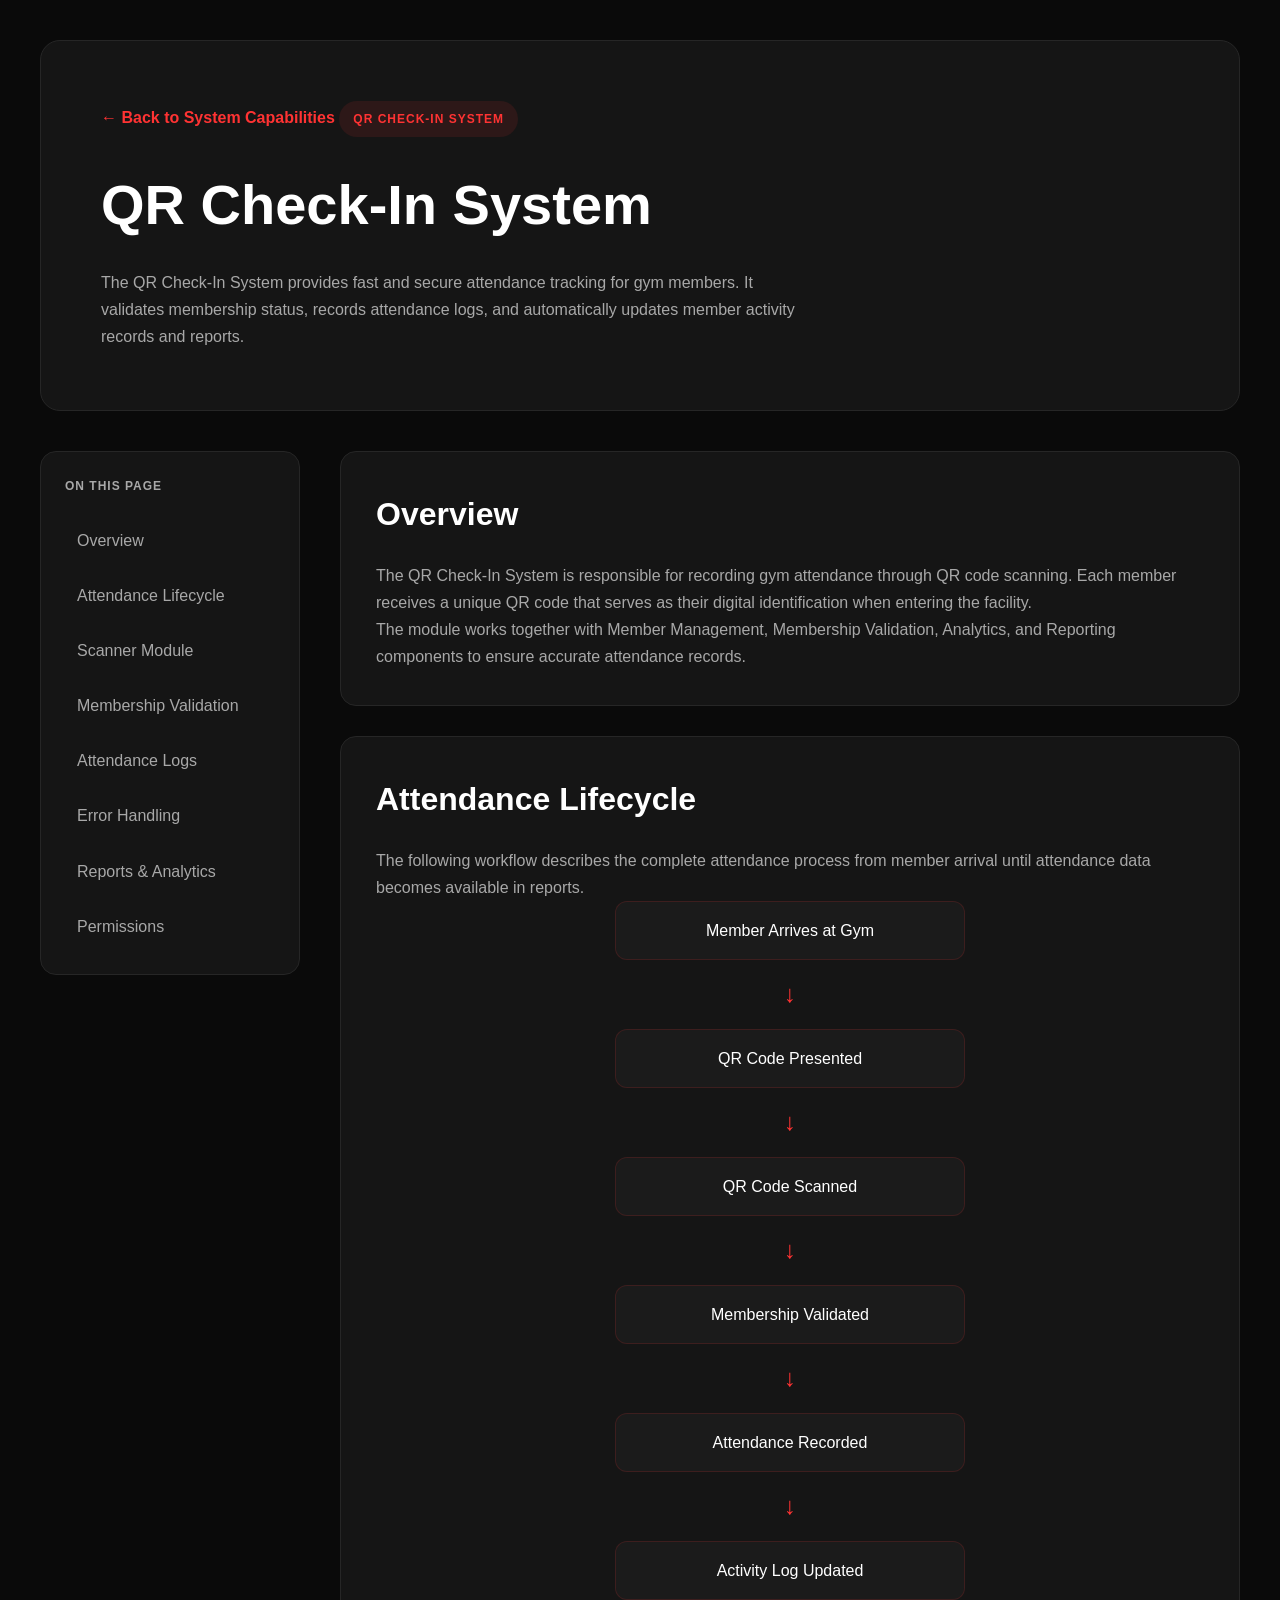
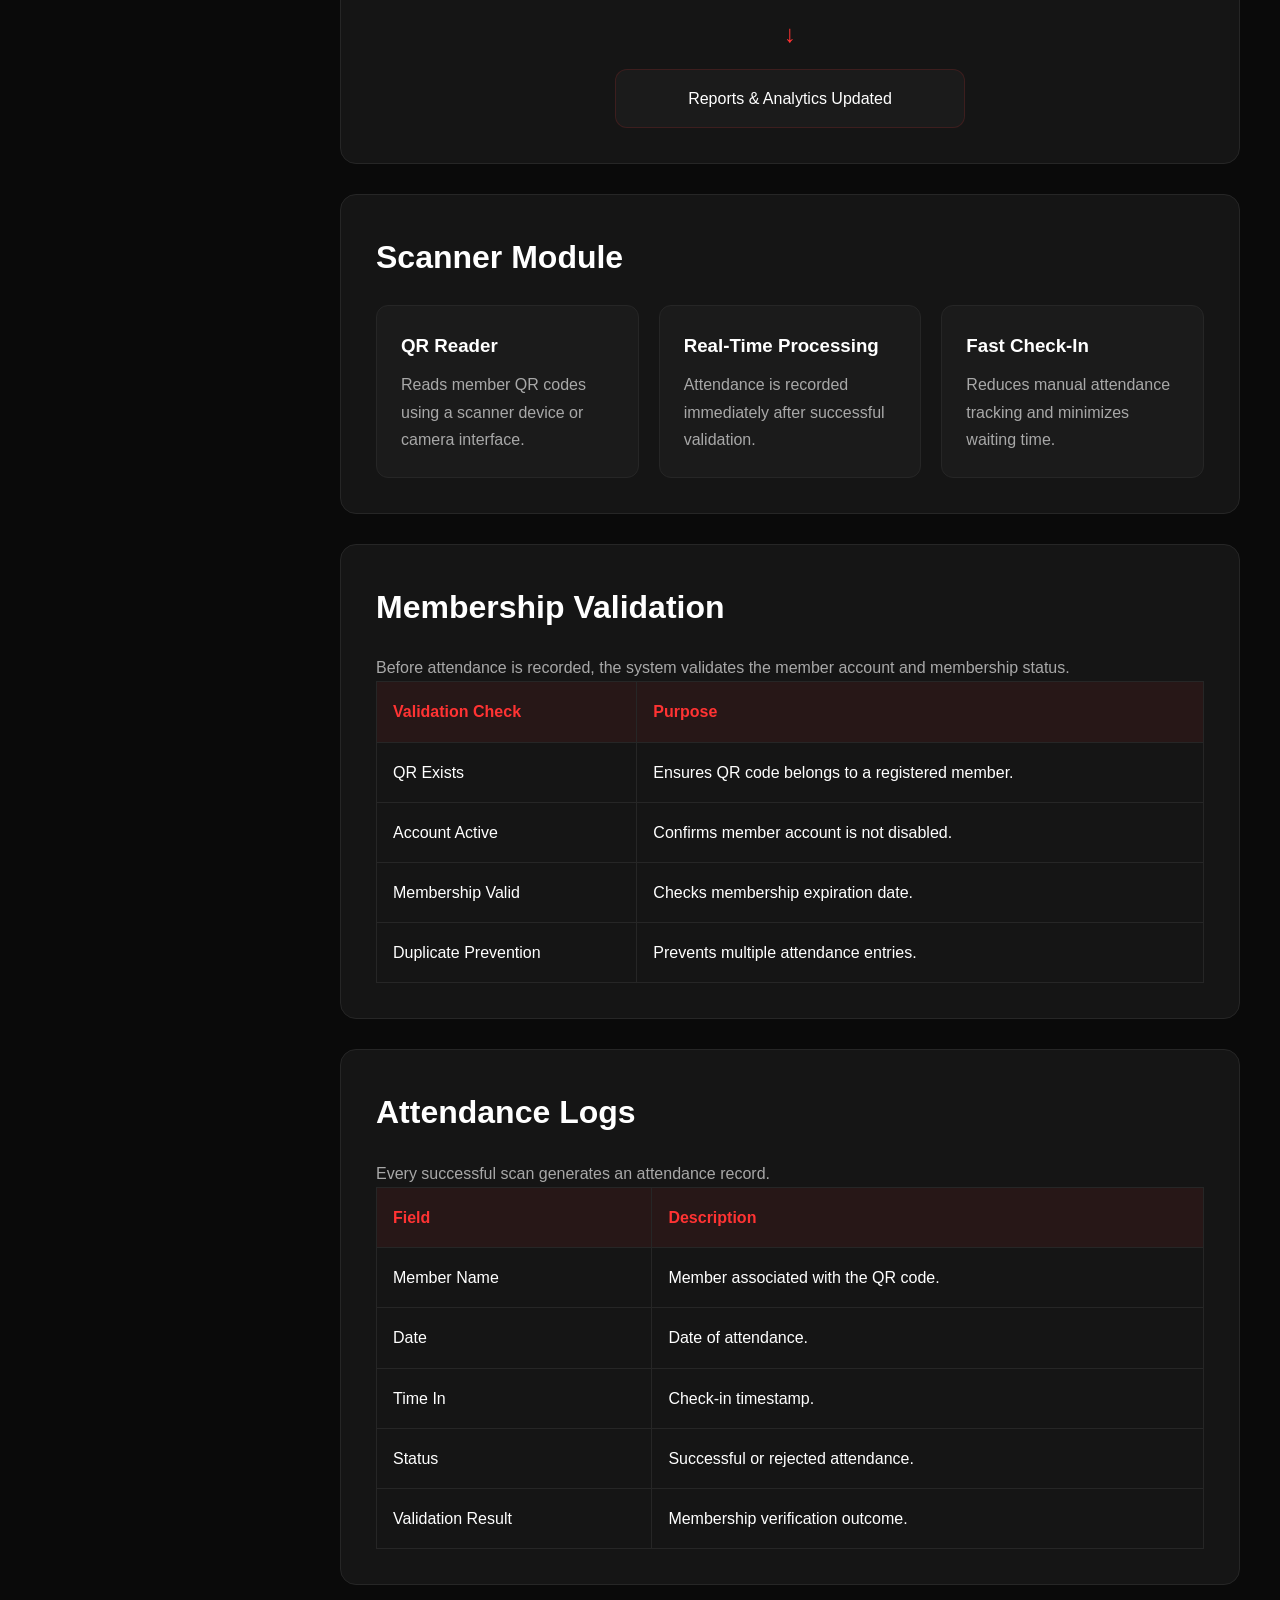
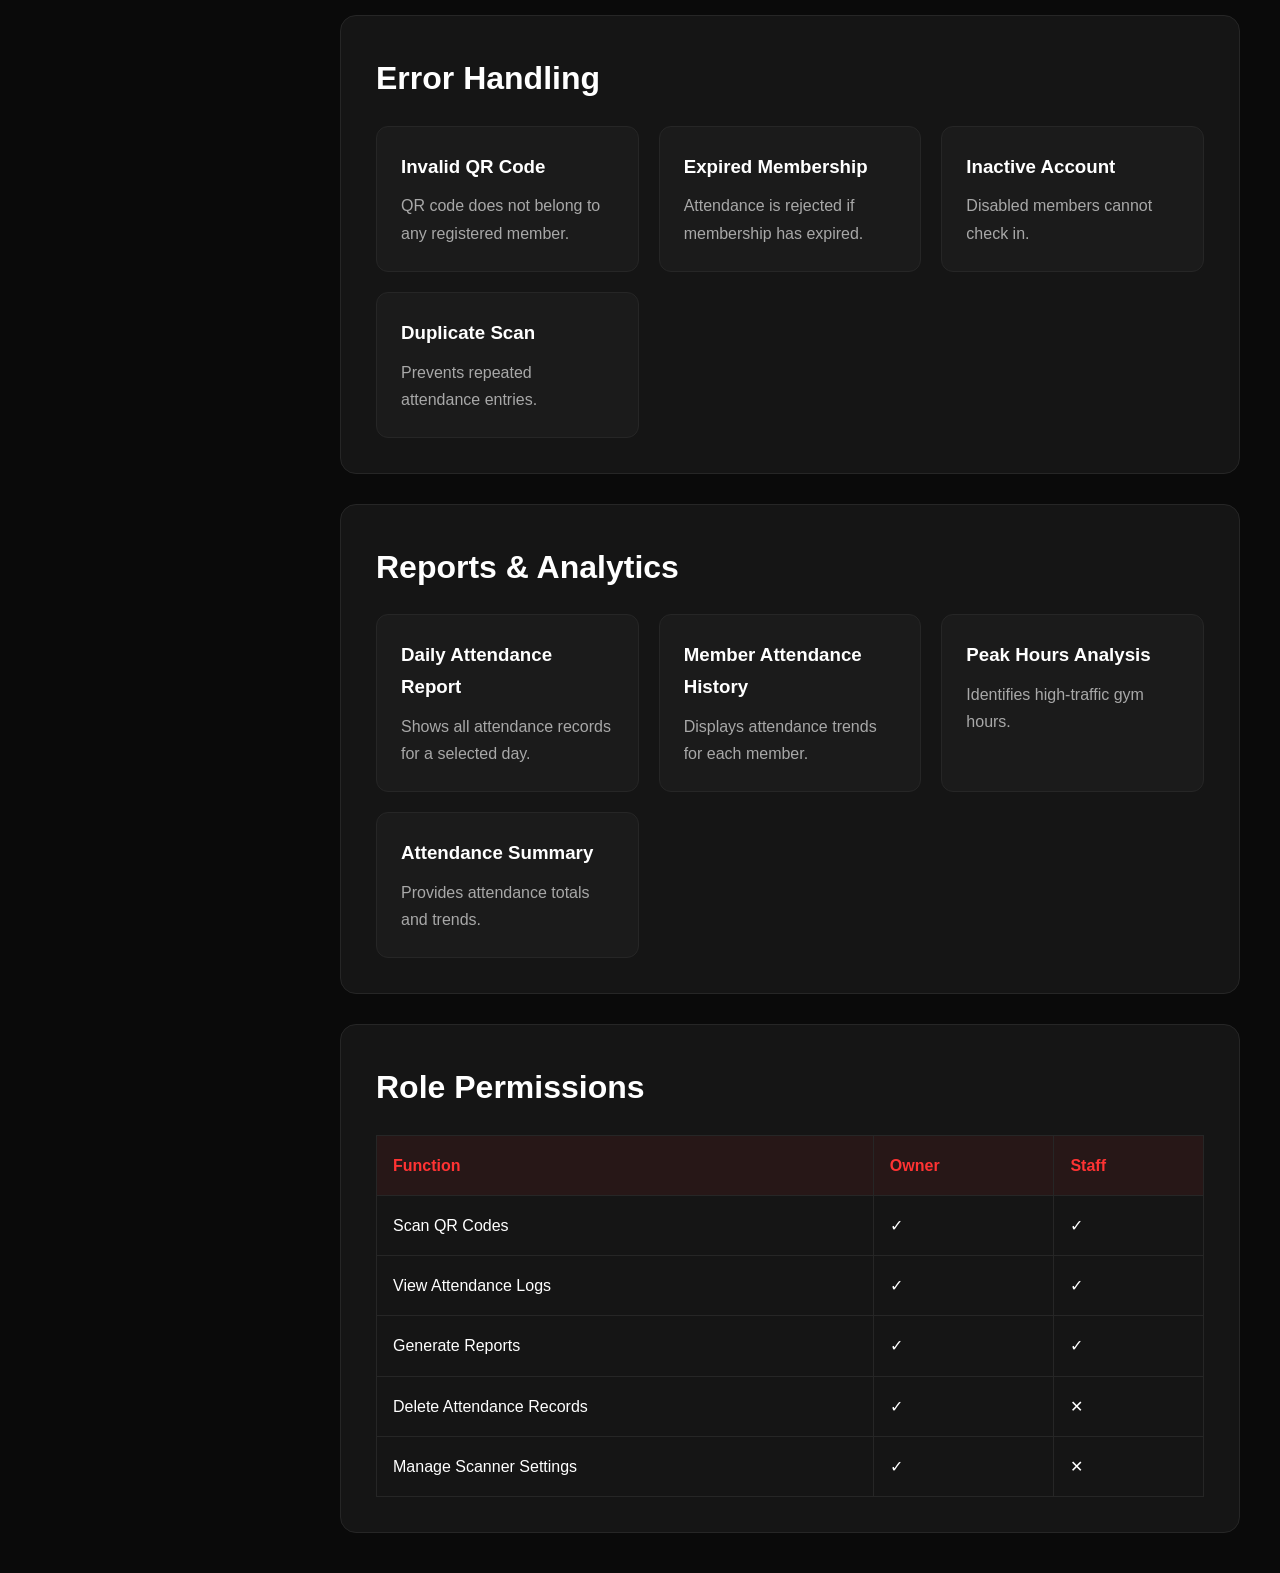
<file: Gnex360/docs/qr-checkin.html>
<!DOCTYPE html>
<html lang="en">
<head>
    <meta charset="UTF-8">
    <meta name="viewport" content="width=device-width, initial-scale=1.0">
    <title>QR Check-In System | GNEX 360</title>
    <link rel="stylesheet" href="docs.css">
</head>

<body>

<div class="member-docs-wrapper">

    <section class="member-docs-header">

        <a href="../index.html#capabilities"
           class="member-back-button">
            ← Back to System Capabilities
        </a>

        <span class="member-docs-tag">
            QR CHECK-IN SYSTEM
        </span>

        <h1>QR Check-In System</h1>

        <p>
            The QR Check-In System provides fast and secure attendance
            tracking for gym members. It validates membership status,
            records attendance logs, and automatically updates
            member activity records and reports.
        </p>

    </section>

    <div class="member-docs-layout">

        <!-- SIDEBAR -->

        <aside class="member-docs-sidebar">

            <h3>ON THIS PAGE</h3>

            <nav class="member-docs-nav">

                <a href="#overview" class="member-docs-link">
                    Overview
                </a>

                <a href="#lifecycle" class="member-docs-link">
                    Attendance Lifecycle
                </a>

                <a href="#scanner" class="member-docs-link">
                    Scanner Module
                </a>

                <a href="#validation" class="member-docs-link">
                    Membership Validation
                </a>

                <a href="#attendance" class="member-docs-link">
                    Attendance Logs
                </a>

                <a href="#errors" class="member-docs-link">
                    Error Handling
                </a>

                <a href="#reports" class="member-docs-link">
                    Reports & Analytics
                </a>

                <a href="#permissions" class="member-docs-link">
                    Permissions
                </a>

            </nav>

        </aside>

        <!-- CONTENT -->

        <main class="member-docs-content">

            <section id="overview">

                <h2>Overview</h2>

                <p>
                    The QR Check-In System is responsible for recording
                    gym attendance through QR code scanning. Each member
                    receives a unique QR code that serves as their digital
                    identification when entering the facility.
                </p>

                <p>
                    The module works together with Member Management,
                    Membership Validation, Analytics, and Reporting
                    components to ensure accurate attendance records.
                </p>

            </section>

            <section id="lifecycle">

                <h2>Attendance Lifecycle</h2>

                <p>
                    The following workflow describes the complete
                    attendance process from member arrival until
                    attendance data becomes available in reports.
                </p>

                <div class="member-lifecycle">

                    <div class="member-step">
                        Member Arrives at Gym
                    </div>

                    <div class="member-arrow">↓</div>

                    <div class="member-step">
                        QR Code Presented
                    </div>

                    <div class="member-arrow">↓</div>

                    <div class="member-step">
                        QR Code Scanned
                    </div>

                    <div class="member-arrow">↓</div>

                    <div class="member-step">
                        Membership Validated
                    </div>

                    <div class="member-arrow">↓</div>

                    <div class="member-step">
                        Attendance Recorded
                    </div>

                    <div class="member-arrow">↓</div>

                    <div class="member-step">
                        Activity Log Updated
                    </div>

                    <div class="member-arrow">↓</div>

                    <div class="member-step">
                        Reports & Analytics Updated
                    </div>

                </div>

            </section>

            <section id="scanner">

                <h2>Scanner Module</h2>

                <div class="member-feature-grid">

                    <div class="member-feature-card">
                        <h3>QR Reader</h3>
                        <p>
                            Reads member QR codes using a scanner
                            device or camera interface.
                        </p>
                    </div>

                    <div class="member-feature-card">
                        <h3>Real-Time Processing</h3>
                        <p>
                            Attendance is recorded immediately
                            after successful validation.
                        </p>
                    </div>

                    <div class="member-feature-card">
                        <h3>Fast Check-In</h3>
                        <p>
                            Reduces manual attendance tracking
                            and minimizes waiting time.
                        </p>
                    </div>

                </div>

            </section>

            <section id="validation">

                <h2>Membership Validation</h2>

                <p>
                    Before attendance is recorded, the system validates
                    the member account and membership status.
                </p>

                <table class="member-table">

                    <thead>
                        <tr>
                            <th>Validation Check</th>
                            <th>Purpose</th>
                        </tr>
                    </thead>

                    <tbody>

                        <tr>
                            <td>QR Exists</td>
                            <td>Ensures QR code belongs to a registered member.</td>
                        </tr>

                        <tr>
                            <td>Account Active</td>
                            <td>Confirms member account is not disabled.</td>
                        </tr>

                        <tr>
                            <td>Membership Valid</td>
                            <td>Checks membership expiration date.</td>
                        </tr>

                        <tr>
                            <td>Duplicate Prevention</td>
                            <td>Prevents multiple attendance entries.</td>
                        </tr>

                    </tbody>

                </table>

            </section>

            <section id="attendance">

                <h2>Attendance Logs</h2>

                <p>
                    Every successful scan generates an attendance record.
                </p>

                <table class="member-table">

                    <thead>
                        <tr>
                            <th>Field</th>
                            <th>Description</th>
                        </tr>
                    </thead>

                    <tbody>

                        <tr>
                            <td>Member Name</td>
                            <td>Member associated with the QR code.</td>
                        </tr>

                        <tr>
                            <td>Date</td>
                            <td>Date of attendance.</td>
                        </tr>

                        <tr>
                            <td>Time In</td>
                            <td>Check-in timestamp.</td>
                        </tr>

                        <tr>
                            <td>Status</td>
                            <td>Successful or rejected attendance.</td>
                        </tr>

                        <tr>
                            <td>Validation Result</td>
                            <td>Membership verification outcome.</td>
                        </tr>

                    </tbody>

                </table>

            </section>

            <section id="errors">

                <h2>Error Handling</h2>

                <div class="member-feature-grid">

                    <div class="member-feature-card">
                        <h3>Invalid QR Code</h3>
                        <p>
                            QR code does not belong to any registered member.
                        </p>
                    </div>

                    <div class="member-feature-card">
                        <h3>Expired Membership</h3>
                        <p>
                            Attendance is rejected if membership has expired.
                        </p>
                    </div>

                    <div class="member-feature-card">
                        <h3>Inactive Account</h3>
                        <p>
                            Disabled members cannot check in.
                        </p>
                    </div>

                    <div class="member-feature-card">
                        <h3>Duplicate Scan</h3>
                        <p>
                            Prevents repeated attendance entries.
                        </p>
                    </div>

                </div>

            </section>

            <section id="reports">

                <h2>Reports & Analytics</h2>

                <div class="member-feature-grid">

                    <div class="member-feature-card">
                        <h3>Daily Attendance Report</h3>
                        <p>
                            Shows all attendance records for a selected day.
                        </p>
                    </div>

                    <div class="member-feature-card">
                        <h3>Member Attendance History</h3>
                        <p>
                            Displays attendance trends for each member.
                        </p>
                    </div>

                    <div class="member-feature-card">
                        <h3>Peak Hours Analysis</h3>
                        <p>
                            Identifies high-traffic gym hours.
                        </p>
                    </div>

                    <div class="member-feature-card">
                        <h3>Attendance Summary</h3>
                        <p>
                            Provides attendance totals and trends.
                        </p>
                    </div>

                </div>

            </section>

            <section id="permissions">

                <h2>Role Permissions</h2>

                <table class="member-table">

                    <thead>
                        <tr>
                            <th>Function</th>
                            <th>Owner</th>
                            <th>Staff</th>
                        </tr>
                    </thead>

                    <tbody>

                        <tr>
                            <td>Scan QR Codes</td>
                            <td>✓</td>
                            <td>✓</td>
                        </tr>

                        <tr>
                            <td>View Attendance Logs</td>
                            <td>✓</td>
                            <td>✓</td>
                        </tr>

                        <tr>
                            <td>Generate Reports</td>
                            <td>✓</td>
                            <td>✓</td>
                        </tr>

                        <tr>
                            <td>Delete Attendance Records</td>
                            <td>✓</td>
                            <td>✕</td>
                        </tr>

                        <tr>
                            <td>Manage Scanner Settings</td>
                            <td>✓</td>
                            <td>✕</td>
                        </tr>

                    </tbody>

                </table>

            </section>

        </main>

    </div>

</div>

<script src="docs.js"></script>

</body>
</html>
</file>
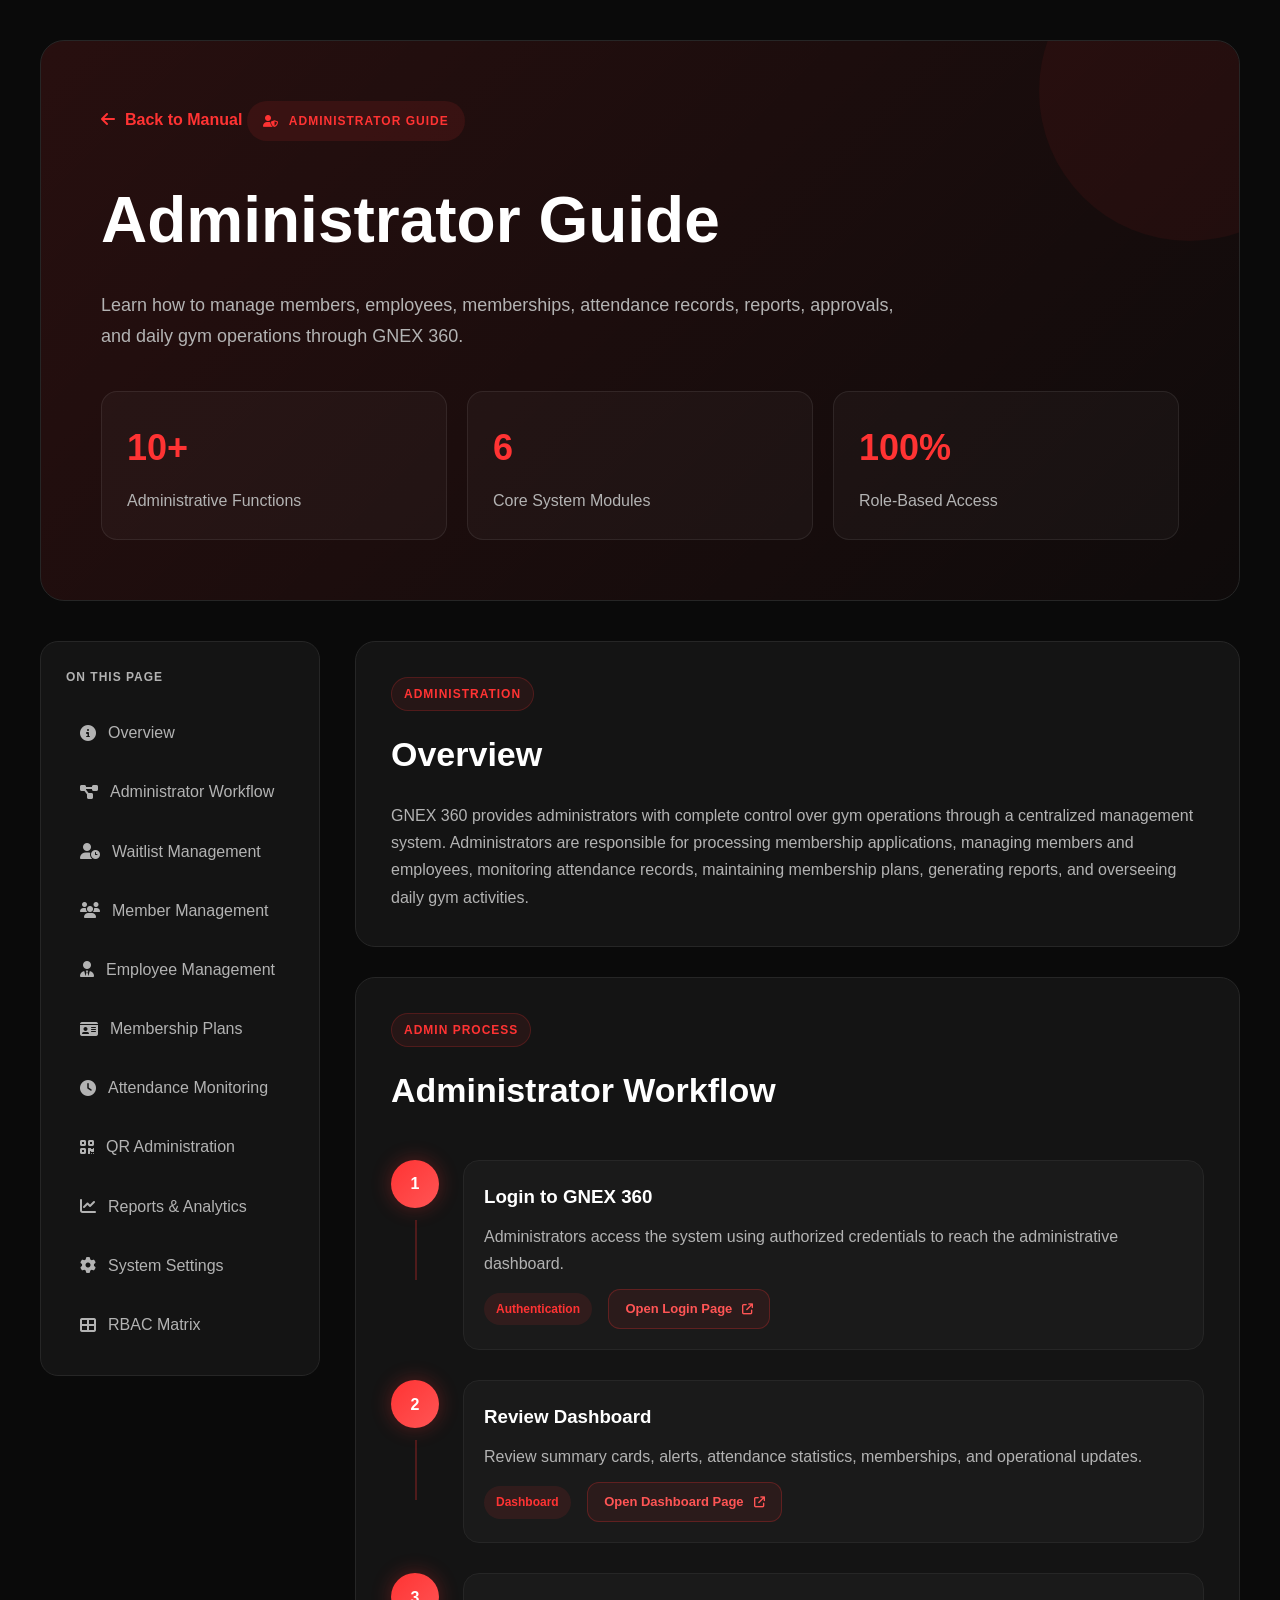
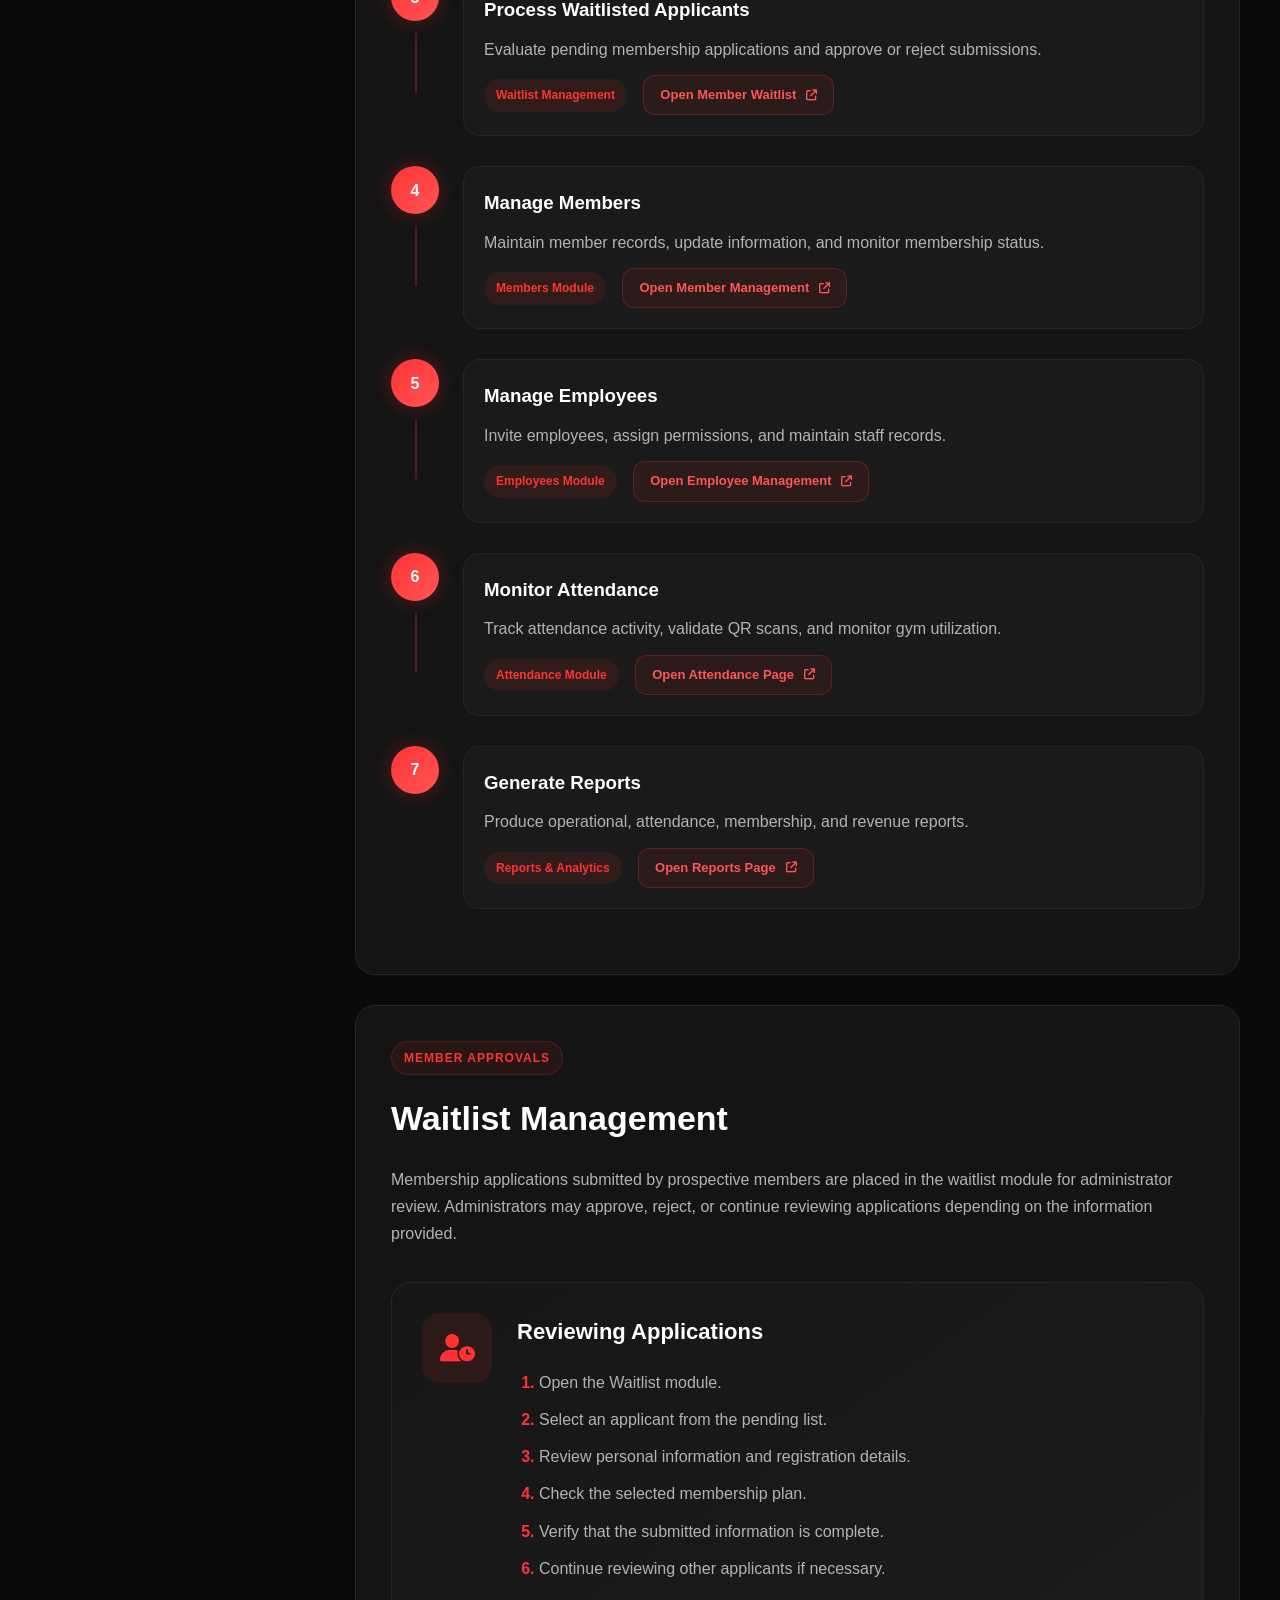
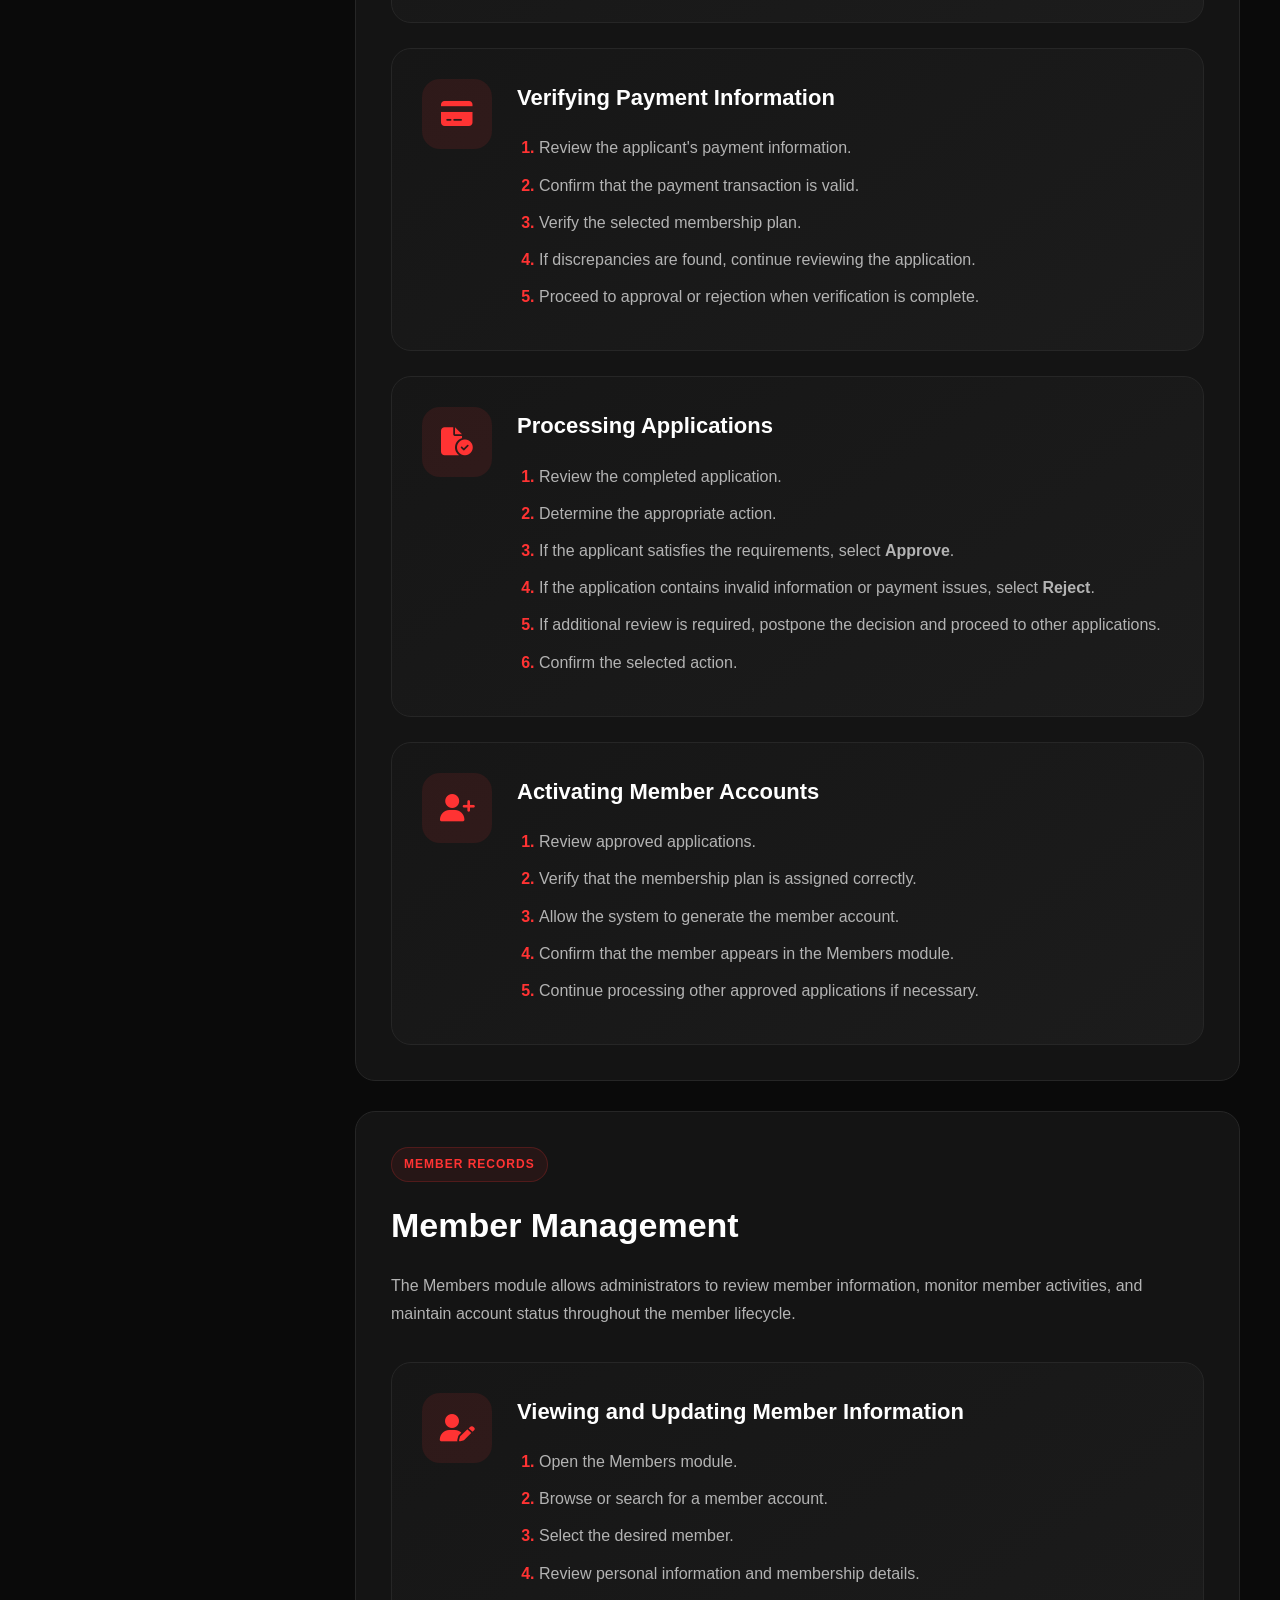
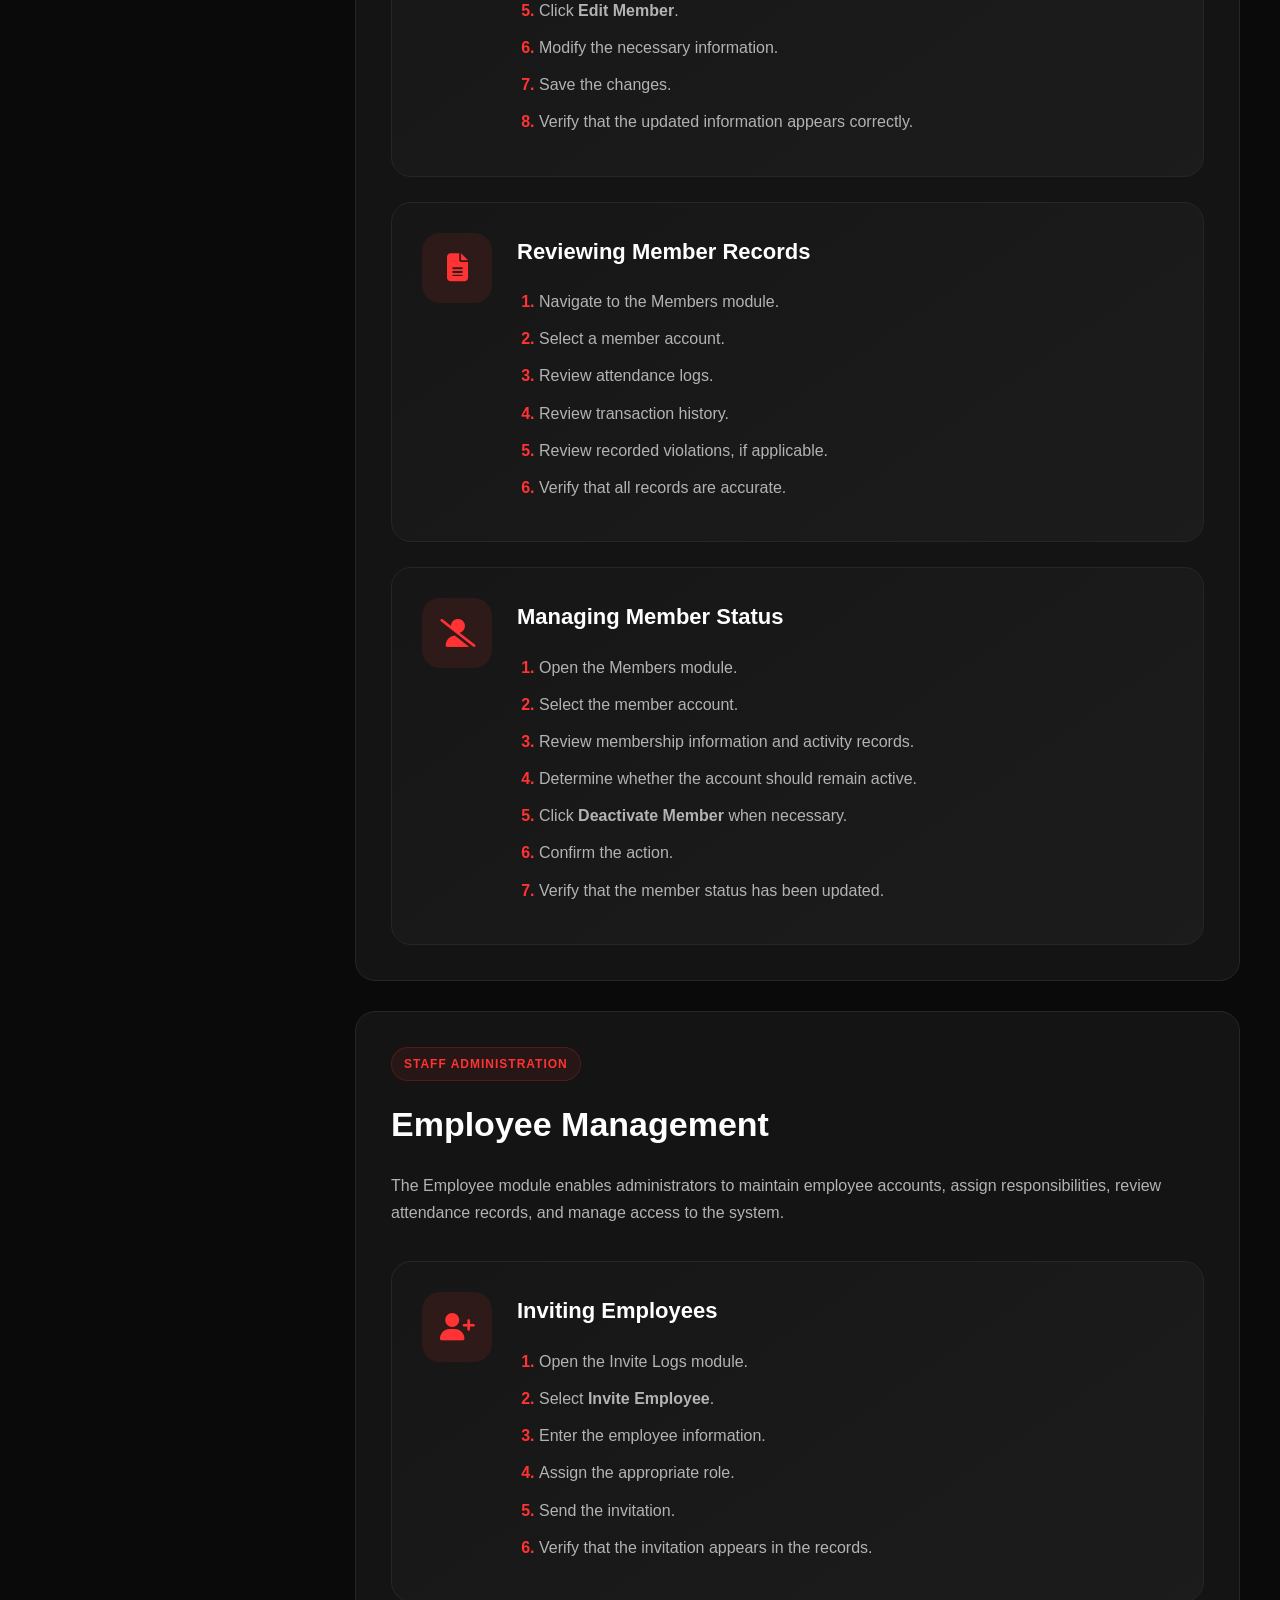
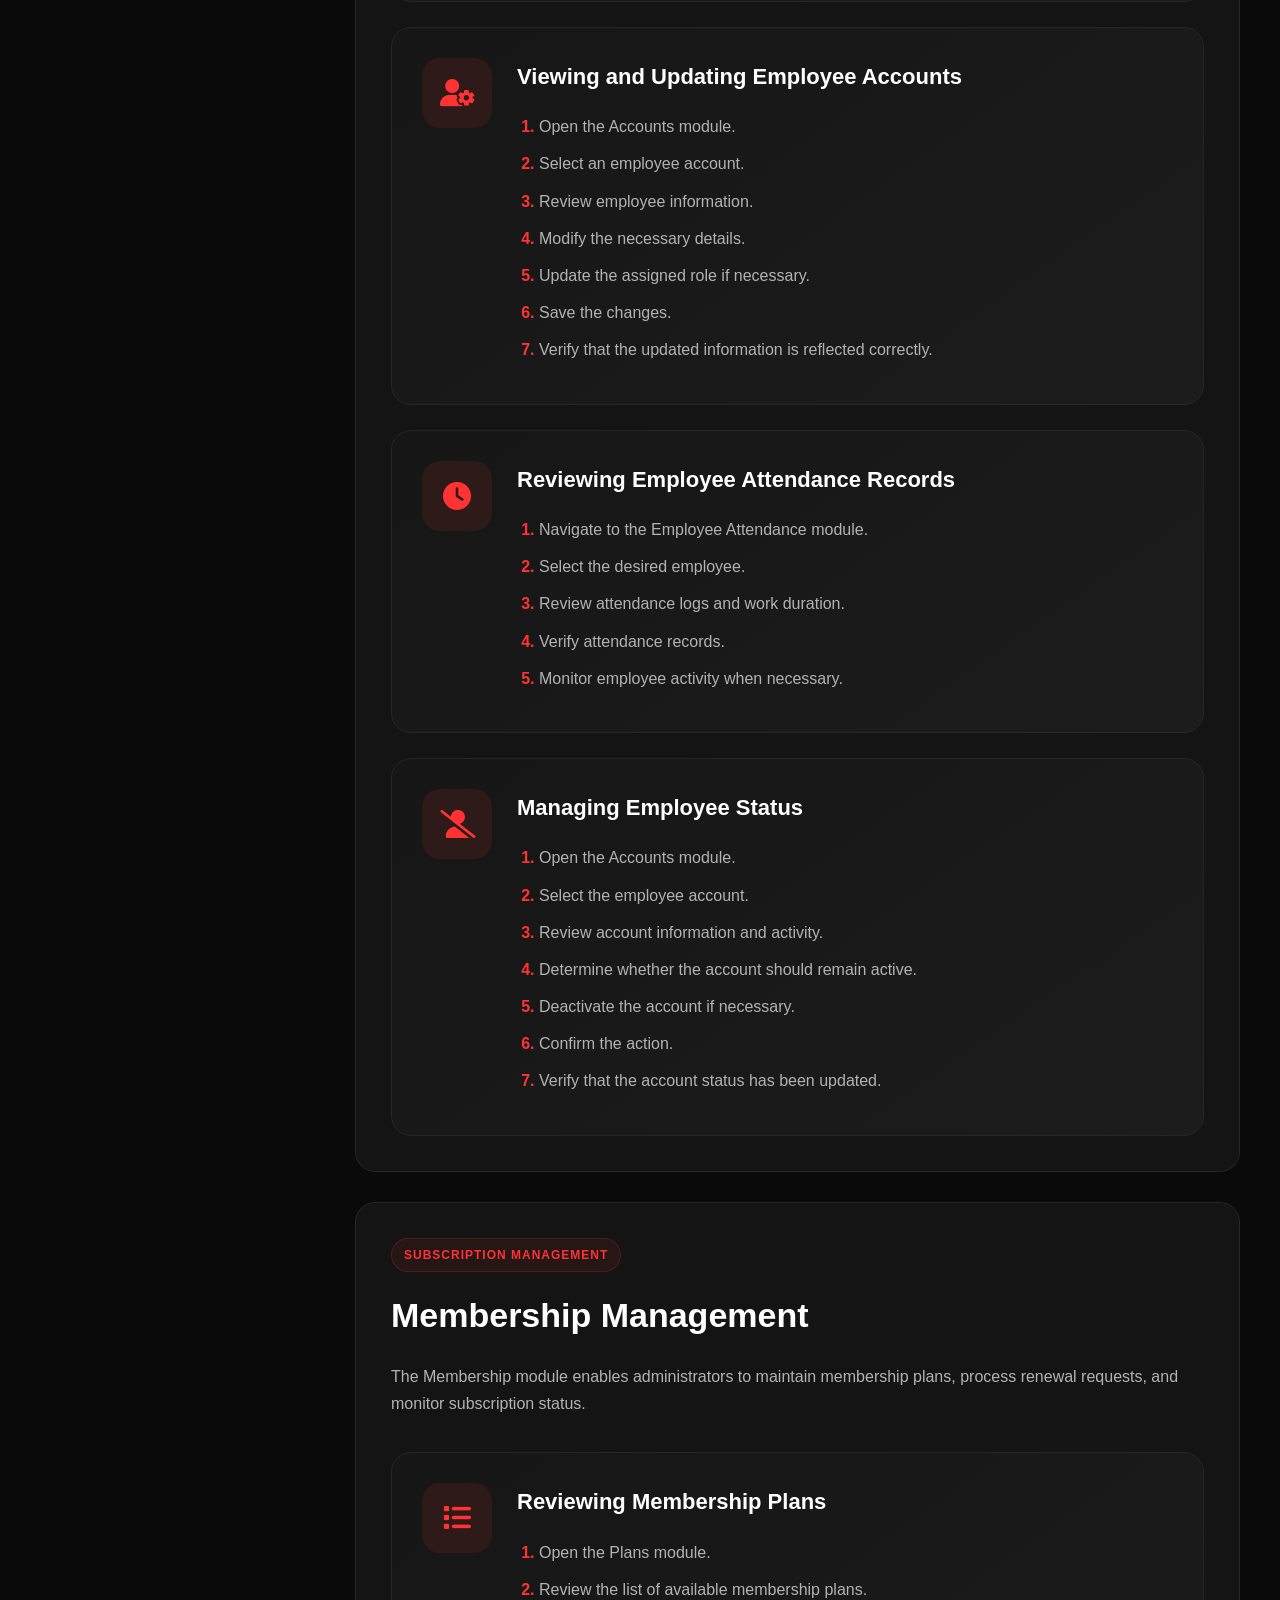
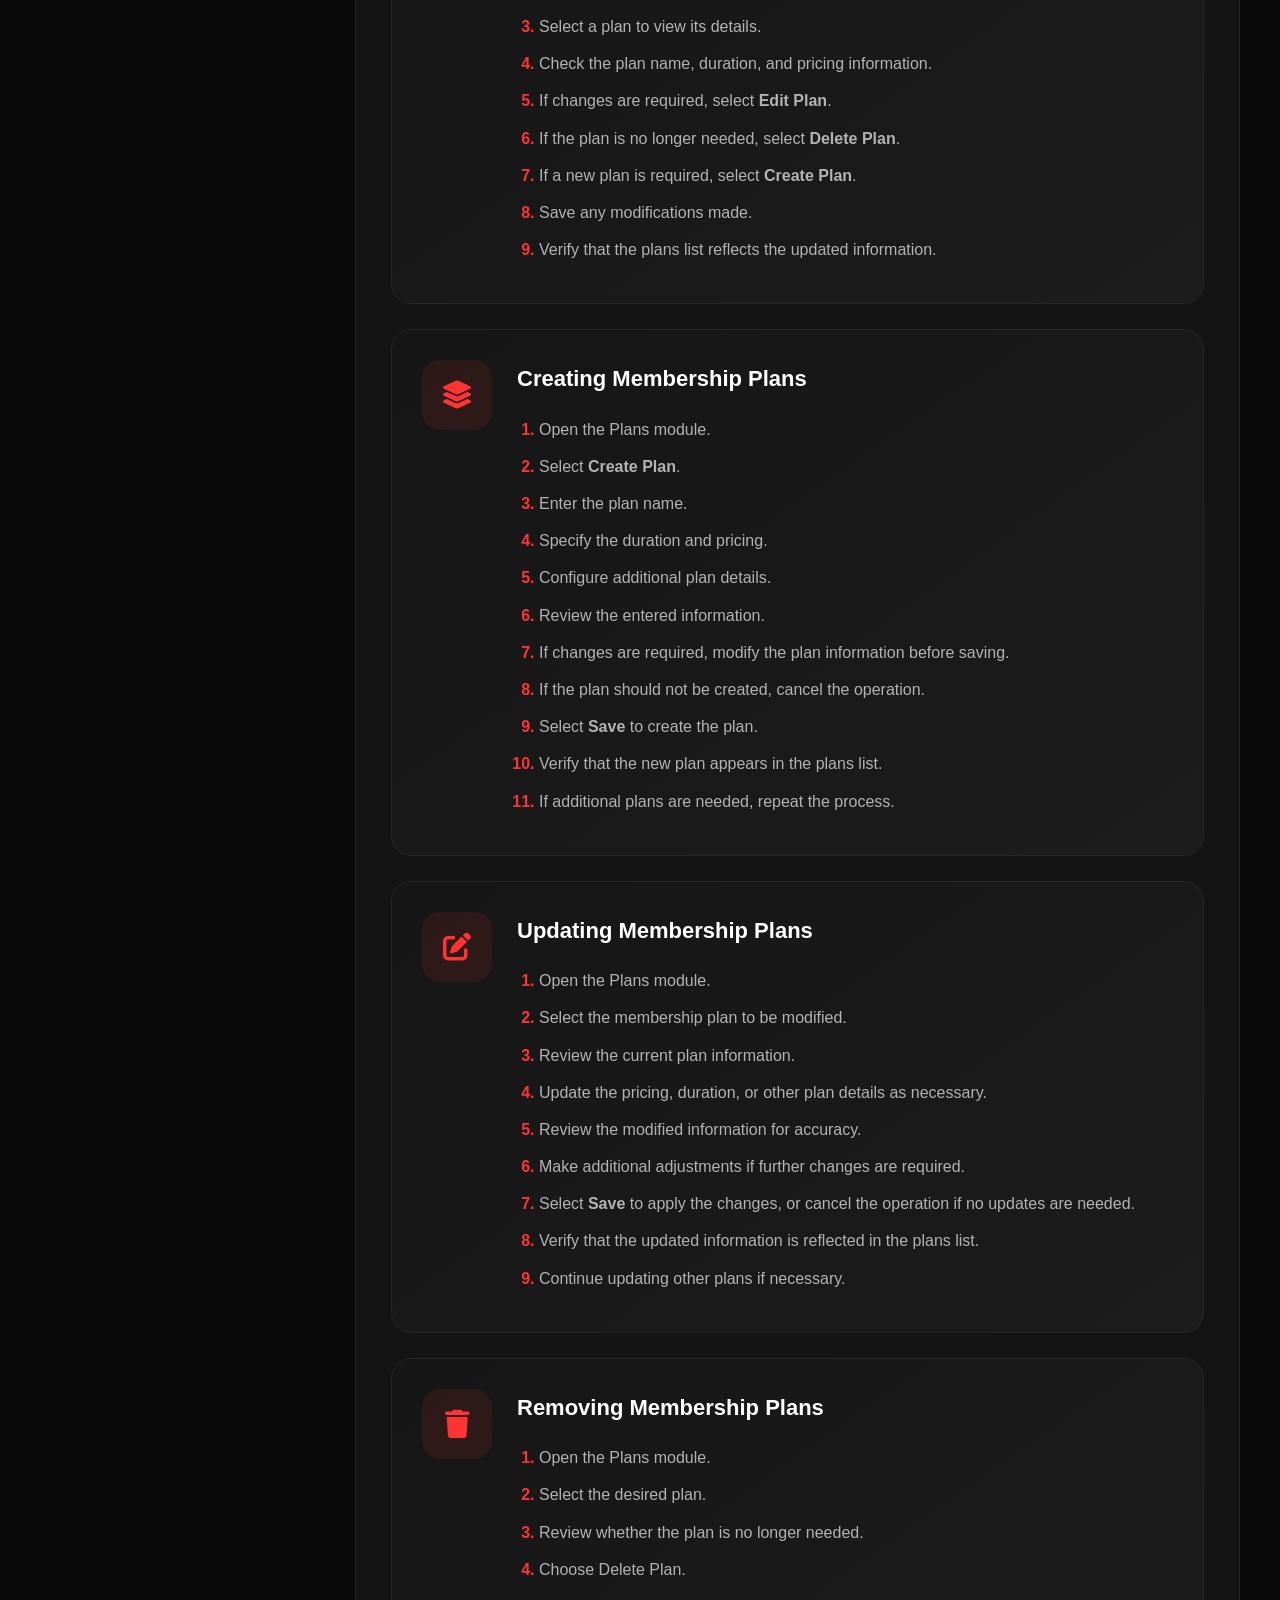
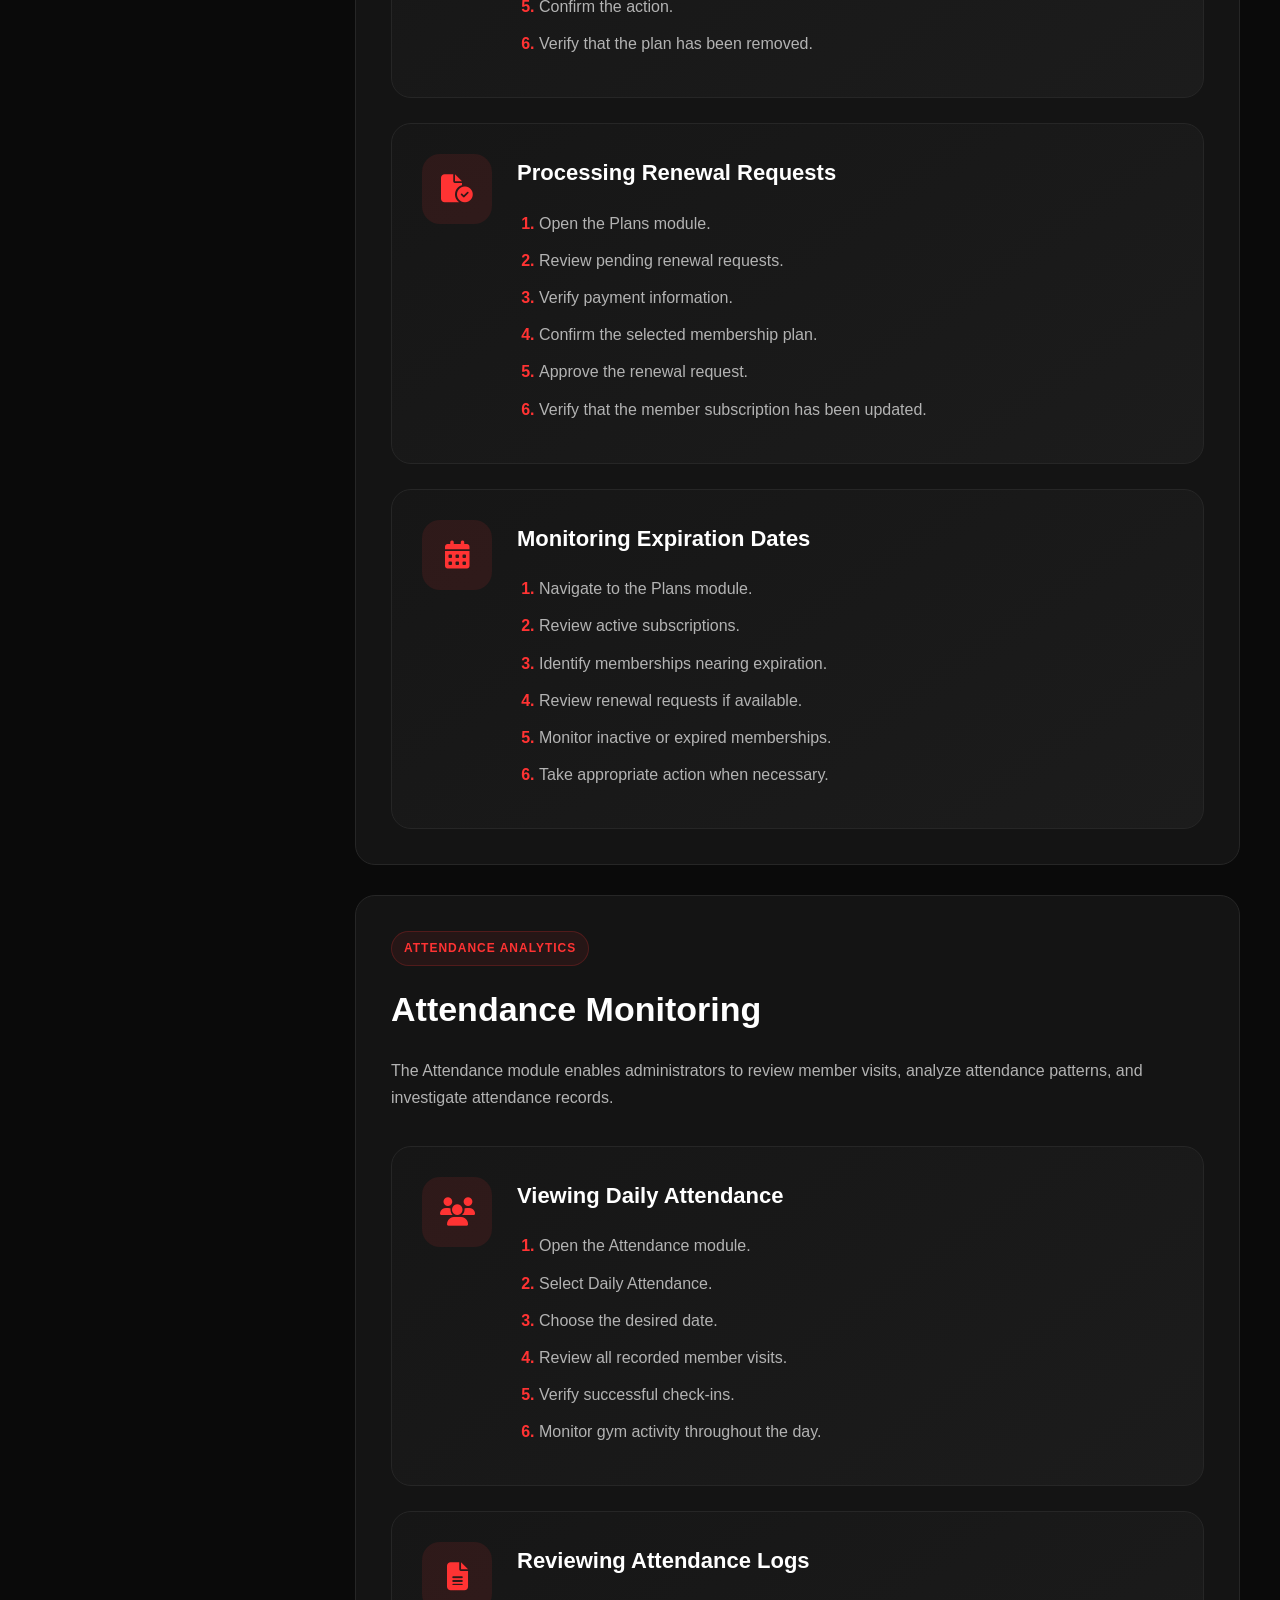
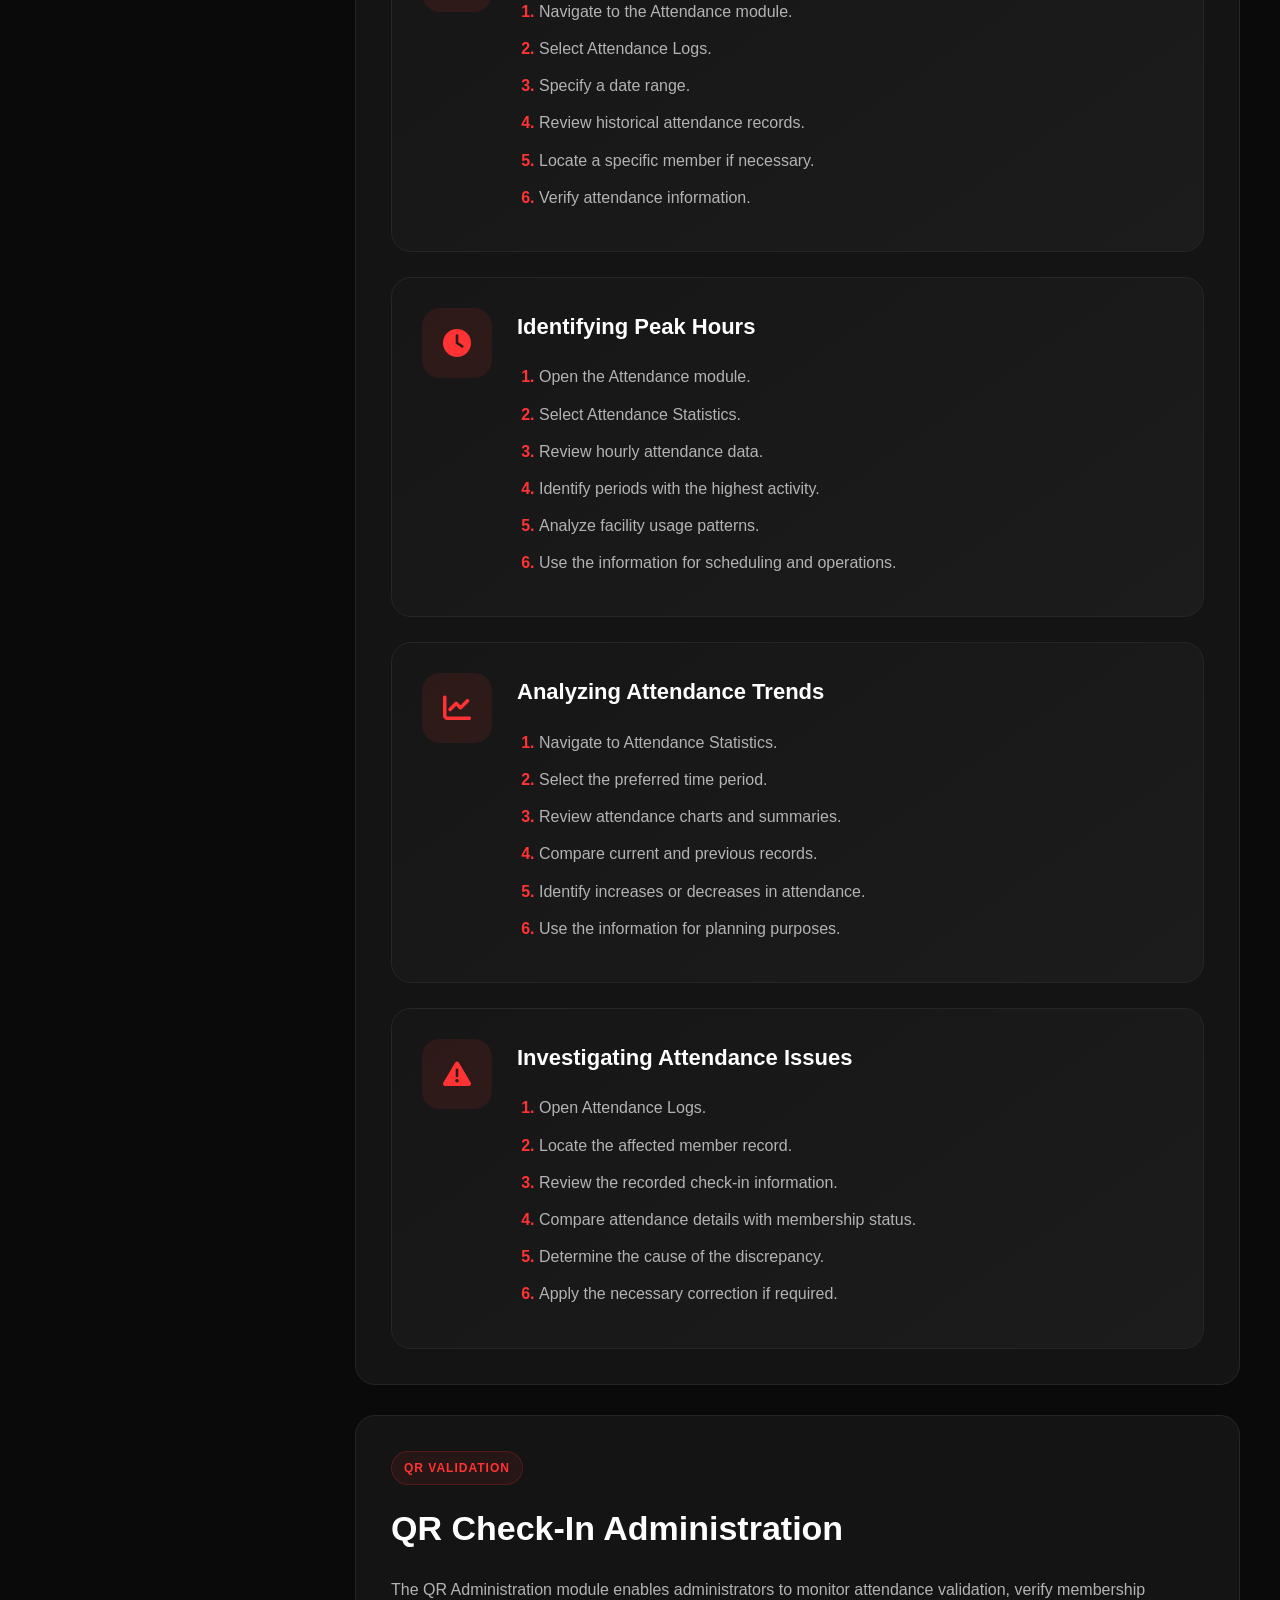
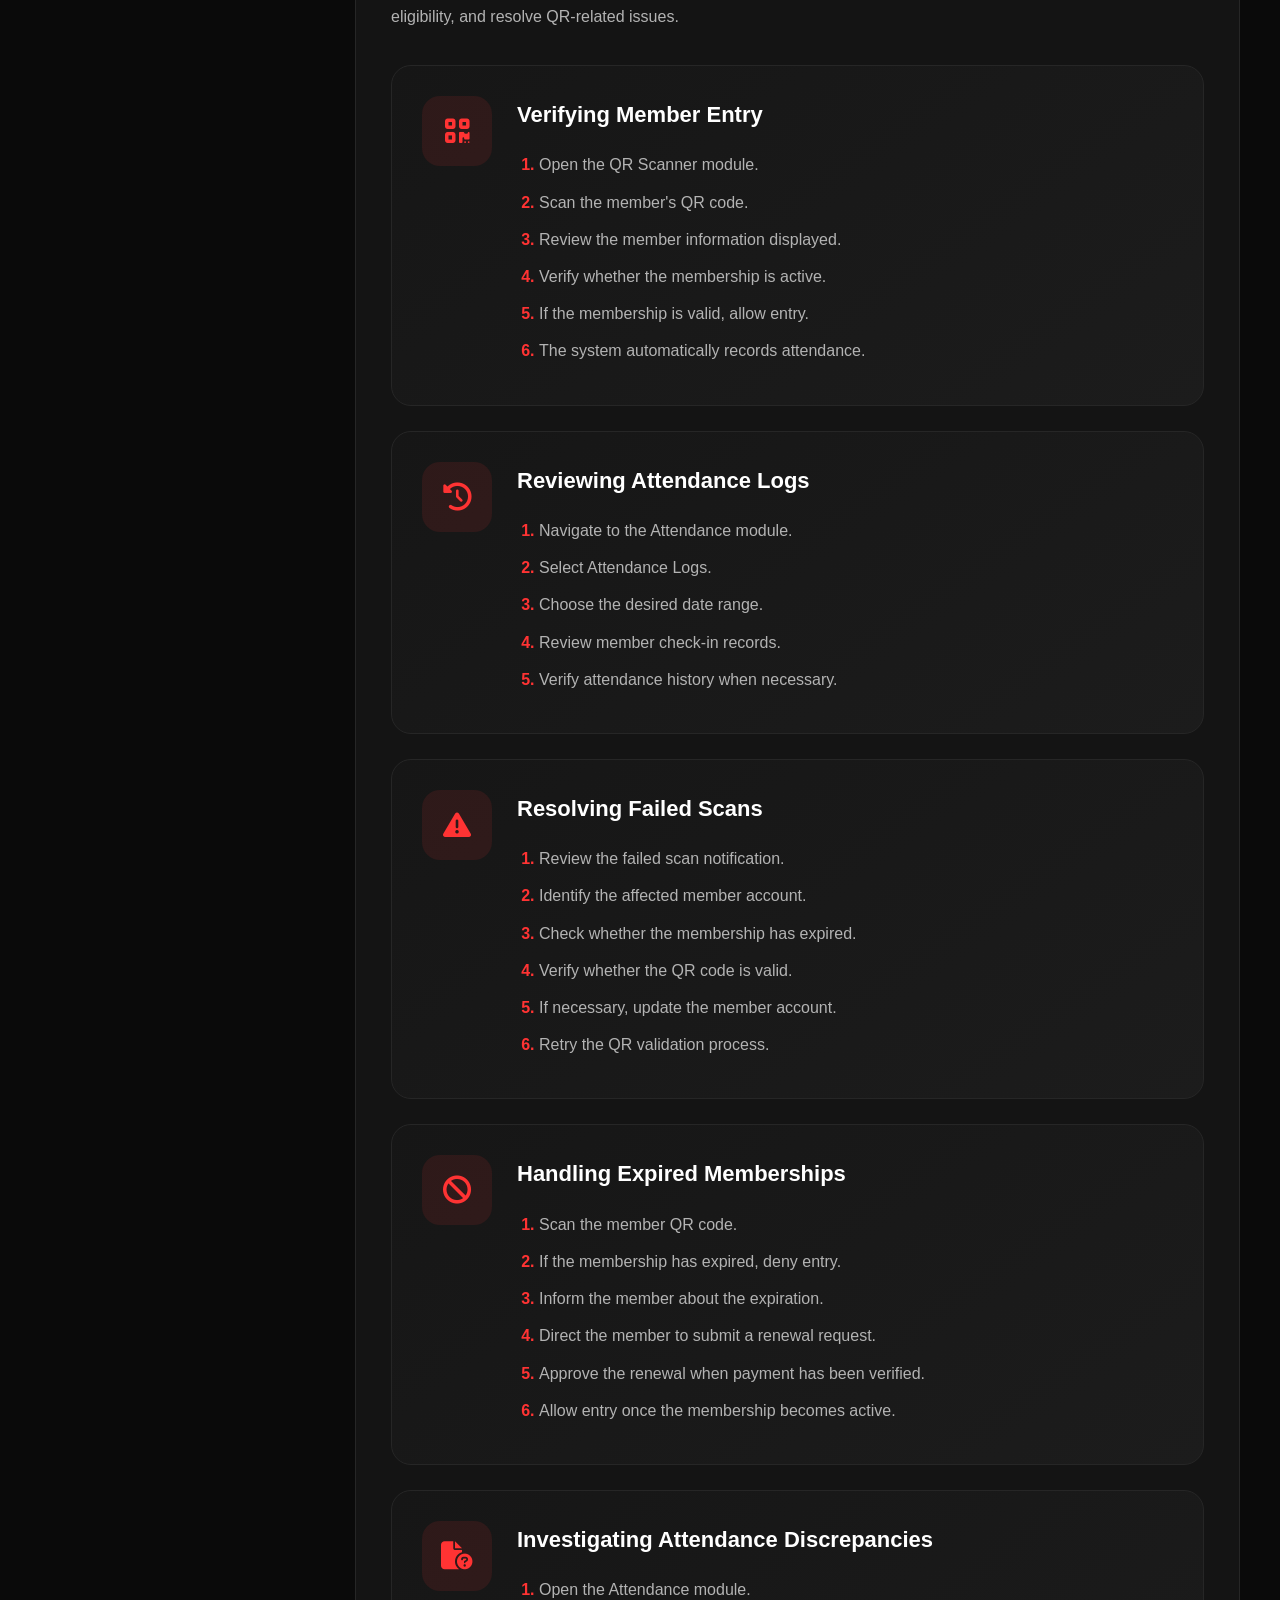
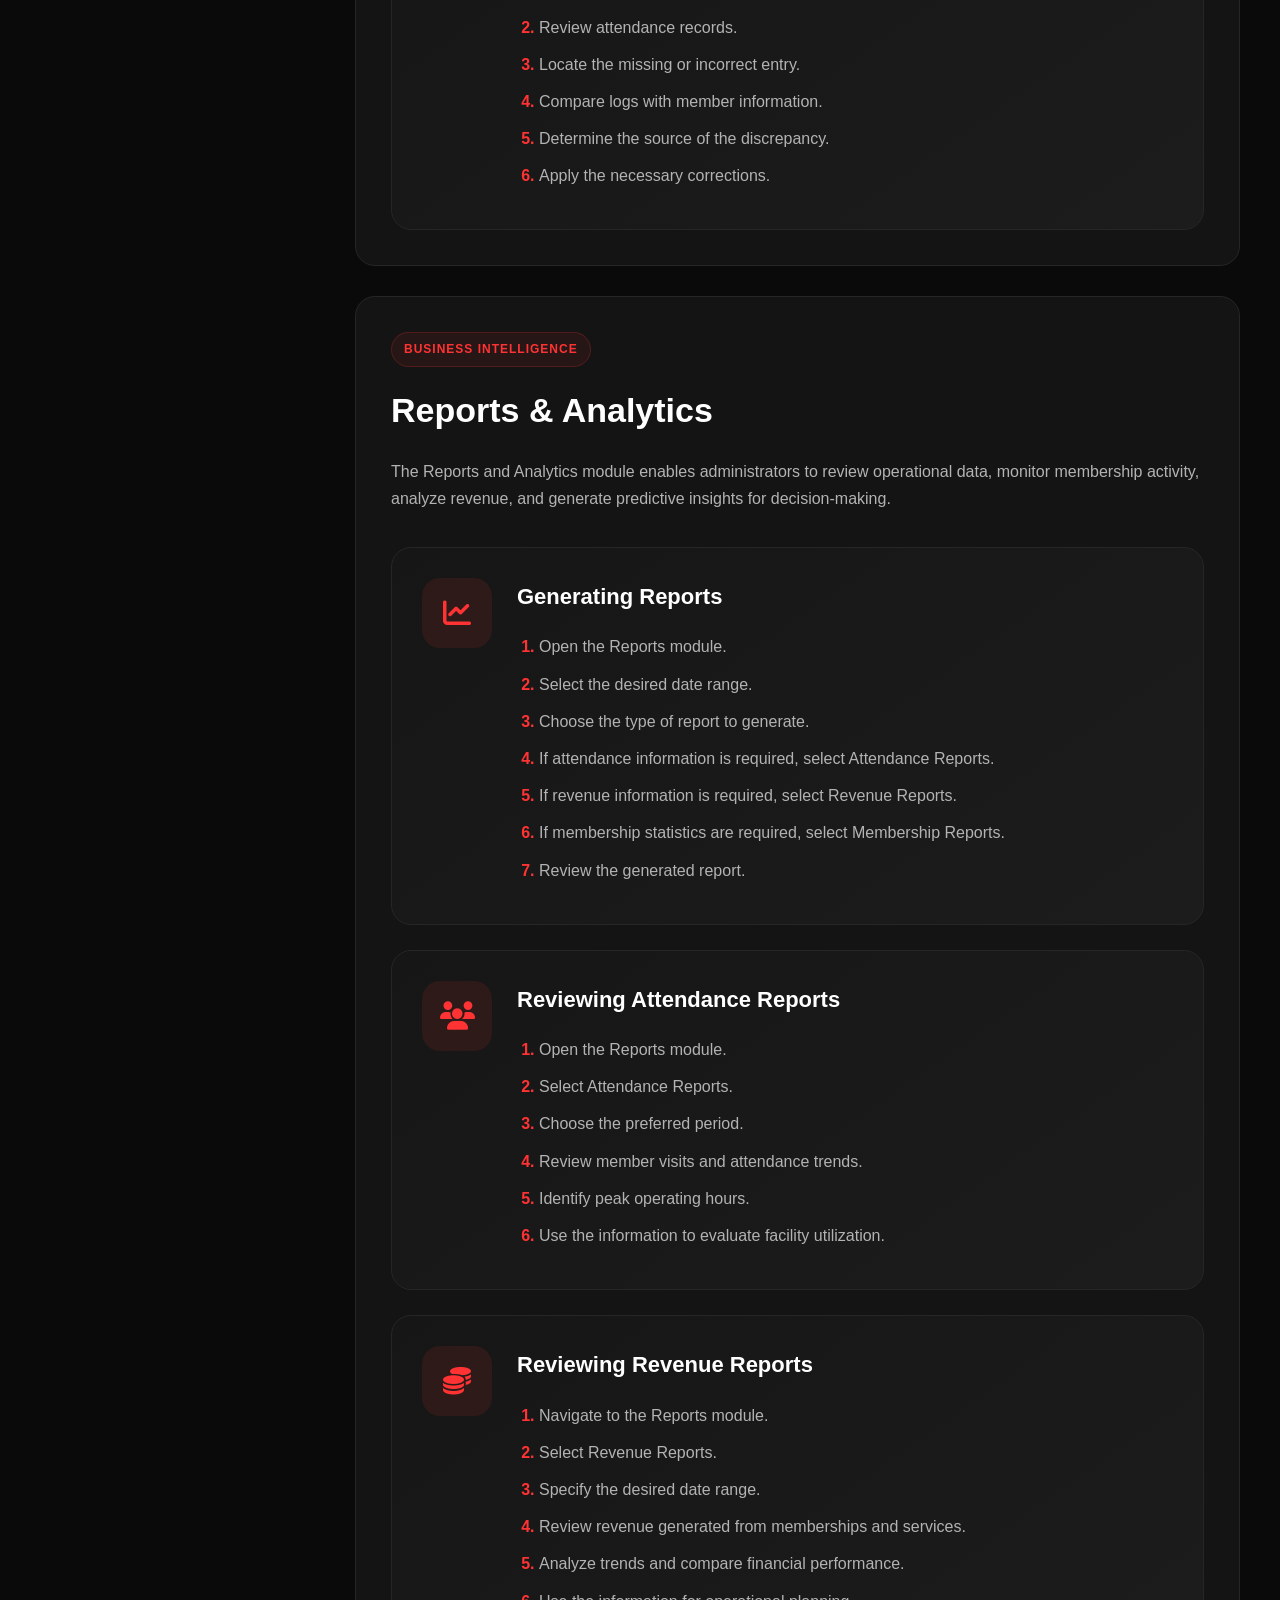
<file: Gnex360/guides/admin-guide.html>
<!DOCTYPE html>
<html lang="en">
<head>
    <meta charset="UTF-8">
    <meta name="viewport"
          content="width=device-width, initial-scale=1.0">

    <title>
        Administrator Guide | GNEX 360
    </title>

    <link rel="stylesheet"
          href="guide.css">

    <link rel="stylesheet"
    href="https://cdnjs.cloudflare.com/ajax/libs/font-awesome/6.5.2/css/all.min.css">
</head>

<body>

<div class="guide-wrapper">

    <!-- =========================
         HERO SECTION
    ========================== -->

    <section class="guide-hero">

        <a href="../index.html#for-admins"
           class="back-button">

            <i class="fa-solid fa-arrow-left"></i>

            Back to Manual

        </a>

        <div class="hero-tag">

            <i class="fa-solid fa-user-shield"></i>

            ADMINISTRATOR GUIDE

        </div>

        <h1>

            Administrator Guide

        </h1>

        <p class="hero-description">

            Learn how to manage members,
            employees, memberships,
            attendance records, reports,
            approvals, and daily gym
            operations through GNEX 360.

        </p>

        <div class="hero-stats">

            <div class="hero-stat">

                <h3>10+</h3>

                <p>

                    Administrative
                    Functions

                </p>

            </div>

            <div class="hero-stat">

                <h3>6</h3>

                <p>

                    Core System
                    Modules

                </p>

            </div>

            <div class="hero-stat">

                <h3>100%</h3>

                <p>

                    Role-Based
                    Access

                </p>

            </div>

        </div>

    </section>
        <!-- =========================
         MAIN LAYOUT
    ========================== -->

    <div class="guide-layout">

        <!-- =========================
             SIDEBAR
        ========================== -->

        <aside class="guide-sidebar">

            <h3>ON THIS PAGE</h3>

            <nav>

                <a href="#overview"
                   class="guide-link">

                    <i class="fa-solid fa-circle-info"></i>

                    Overview

                </a>

                <a href="#workflow"
                   class="guide-link">

                    <i class="fa-solid fa-diagram-project"></i>

                    Administrator Workflow

                </a>

                <a href="#waitlist"
                   class="guide-link">

                    <i class="fa-solid fa-user-clock"></i>

                    Waitlist Management

                </a>

                <a href="#members"
                   class="guide-link">

                    <i class="fa-solid fa-users"></i>

                    Member Management

                </a>

                <a href="#employees"
                   class="guide-link">

                    <i class="fa-solid fa-user-tie"></i>

                    Employee Management

                </a>

                <a href="#memberships"
                   class="guide-link">

                    <i class="fa-solid fa-id-card"></i>

                    Membership Plans

                </a>

                <a href="#attendance"
                   class="guide-link">

                    <i class="fa-solid fa-clock"></i>

                    Attendance Monitoring

                </a>

                <a href="#qr"
                   class="guide-link">

                    <i class="fa-solid fa-qrcode"></i>

                    QR Administration

                </a>

                <a href="#reports"
                   class="guide-link">

                    <i class="fa-solid fa-chart-line"></i>

                    Reports & Analytics

                </a>

                <a href="#settings"
                   class="guide-link">

                    <i class="fa-solid fa-gear"></i>

                    System Settings

                </a>

                <a href="#rbac" class="guide-link">
    <i class="fa-solid fa-table-cells-large"></i>
    RBAC Matrix
</a>

            </nav>

        </aside>

        <!-- =========================
             CONTENT AREA
        ========================== -->

        <main class="guide-content">
            <!-- =========================
     OVERVIEW
========================= -->

<section id="overview">

    <span class="section-tag">

        ADMINISTRATION

    </span>

    <h2>

        Overview

    </h2>

    <p>

        GNEX 360 provides administrators with
        complete control over gym operations
        through a centralized management system.
        Administrators are responsible for
        processing membership applications,
        managing members and employees,
        monitoring attendance records,
        maintaining membership plans,
        generating reports, and overseeing
        daily gym activities.

    </p>

   
</section>

<!-- =========================
     ADMIN WORKFLOW
========================= -->

<section id="workflow">

    <span class="section-tag">

        ADMIN PROCESS

    </span>

    <h2>

        Administrator Workflow

    </h2>

    <div class="workflow-timeline">

    <div class="timeline-item">
        <div class="timeline-number">1</div>

        <div class="timeline-content">
            <h3>Login to GNEX 360</h3>

            <p>
                Administrators access the
                system using authorized
                credentials to reach the
                administrative dashboard.
            </p>

            <span>Authentication</span>
<a href="https://gnex360.shopadrian.app/sign-in"
   target="_blank"
   class="open-system-btn">

    Open Login Page
    <i class="fa-solid fa-arrow-up-right-from-square"></i>

</a>
        </div>
    </div>


    <div class="timeline-item">
        <div class="timeline-number">2</div>

        <div class="timeline-content">
            <h3>Review Dashboard</h3>

            <p>
                Review summary cards,
                alerts, attendance
                statistics, memberships,
                and operational updates.
            </p>

            <span>Dashboard</span>
        <a href="https://gnex360.shopadrian.app/admin/dashboard"
   target="_blank"
   class="open-system-btn">
    Open Dashboard Page
    <i class="fa-solid fa-arrow-up-right-from-square"></i>

</a>
        </div>
    </div>


    <div class="timeline-item">
        <div class="timeline-number">3</div>

        <div class="timeline-content">
            <h3>Process Waitlisted Applicants</h3>

            <p>
                Evaluate pending
                membership applications
                and approve or reject
                submissions.
            </p>

            <span>Waitlist Management</span>
            <a href="https://gnex360.shopadrian.app/admin/waitlist"
   target="_blank"
   class="open-system-btn">
    Open Member Waitlist
    <i class="fa-solid fa-arrow-up-right-from-square"></i>

</a>
        </div>
    </div>


    <div class="timeline-item">
        <div class="timeline-number">4</div>

        <div class="timeline-content">
            <h3>Manage Members</h3>

            <p>
                Maintain member records,
                update information, and
                monitor membership status.
            </p>

            <span>Members Module</span>
            <a href="https://gnex360.shopadrian.app/admin/members"
   target="_blank"
   class="open-system-btn">
    Open Member Management
    <i class="fa-solid fa-arrow-up-right-from-square"></i>

</a>
        </div>
    </div>


    <div class="timeline-item">
        <div class="timeline-number">5</div>

        <div class="timeline-content">
            <h3>Manage Employees</h3>

            <p>
                Invite employees,
                assign permissions,
                and maintain staff
                records.
            </p>

            <span>Employees Module</span>
            <a href="https://gnex360.shopadrian.app/admin/employee-log"
   target="_blank"
   class="open-system-btn">
    Open Employee Management
    <i class="fa-solid fa-arrow-up-right-from-square"></i>

</a>
        </div>
    </div>


    <div class="timeline-item">
        <div class="timeline-number">6</div>

        <div class="timeline-content">
            <h3>Monitor Attendance</h3>

            <p>
                Track attendance activity,
                validate QR scans, and
                monitor gym utilization.
            </p>

            <span>Attendance Module</span>
            <a href="https://gnex360.shopadrian.app/admin/attendance-logs"
   target="_blank"
   class="open-system-btn">
    Open Attendance Page
    <i class="fa-solid fa-arrow-up-right-from-square"></i>

</a>
        </div>
    </div>


    <div class="timeline-item">
        <div class="timeline-number">7</div>

        <div class="timeline-content">
            <h3>Generate Reports</h3>

            <p>
                Produce operational,
                attendance, membership,
                and revenue reports.
            </p>

            <span>Reports & Analytics</span>
            <a href="https://gnex360.shopadrian.app/admin/reports"
   target="_blank"
   class="open-system-btn">
    Open Reports Page
    <i class="fa-solid fa-arrow-up-right-from-square"></i>

</a>
        </div>
    </div>

</div>
</section>
<!-- =========================
     WAITLIST MANAGEMENT
========================= -->

<section id="waitlist">

    <span class="section-tag">

        MEMBER APPROVALS

    </span>

    <h2>

        Waitlist Management

    </h2>

    <p>

        Membership applications submitted by prospective members are placed
        in the waitlist module for administrator review. Administrators may
        approve, reject, or continue reviewing applications depending on the
        information provided.

    </p>

    <div class="task-list">

        <!-- REVIEW APPLICATION -->

        <div class="task-card">

            <div class="task-icon">
                <i class="fa-solid fa-user-clock"></i>
            </div>

            <div class="task-details">

                <h3>

                    Reviewing Applications

                </h3>

                <ol>

                    <li>Open the Waitlist module.</li>

                    <li>Select an applicant from the pending list.</li>

                    <li>Review personal information and registration details.</li>

                    <li>Check the selected membership plan.</li>

                    <li>Verify that the submitted information is complete.</li>

                    <li>Continue reviewing other applicants if necessary.</li>

                </ol>

            </div>

        </div>


        <!-- PAYMENT VERIFICATION -->

        <div class="task-card">

            <div class="task-icon">
                <i class="fa-solid fa-credit-card"></i>
            </div>

            <div class="task-details">

                <h3>

                    Verifying Payment Information

                </h3>

                <ol>

                    <li>Review the applicant's payment information.</li>

                    <li>Confirm that the payment transaction is valid.</li>

                    <li>Verify the selected membership plan.</li>

                    <li>If discrepancies are found, continue reviewing the application.</li>

                    <li>Proceed to approval or rejection when verification is complete.</li>

                </ol>

            </div>

        </div>


        <!-- APPROVAL DECISION -->

        <div class="task-card">

            <div class="task-icon">
                <i class="fa-solid fa-file-circle-check"></i>
            </div>

            <div class="task-details">

                <h3>

                    Processing Applications

                </h3>

                <ol>

                    <li>Review the completed application.</li>

                    <li>Determine the appropriate action.</li>

                    <li>If the applicant satisfies the requirements, select <strong>Approve</strong>.</li>

                    <li>If the application contains invalid information or payment issues, select <strong>Reject</strong>.</li>

                    <li>If additional review is required, postpone the decision and proceed to other applications.</li>

                    <li>Confirm the selected action.</li>

                </ol>

            </div>

        </div>


        <!-- ACCOUNT CREATION -->

        <div class="task-card">

            <div class="task-icon">
                <i class="fa-solid fa-user-plus"></i>
            </div>

            <div class="task-details">

                <h3>

                    Activating Member Accounts

                </h3>

                <ol>

                    <li>Review approved applications.</li>

                    <li>Verify that the membership plan is assigned correctly.</li>

                    <li>Allow the system to generate the member account.</li>

                    <li>Confirm that the member appears in the Members module.</li>

                    <li>Continue processing other approved applications if necessary.</li>

                </ol>

            </div>

        </div>

    </div>

</section>

<!-- =========================
     MEMBER MANAGEMENT
========================= -->

<section id="members">

    <span class="section-tag">

        MEMBER RECORDS

    </span>

    <h2>

        Member Management

    </h2>

    <p>

        The Members module allows administrators to review member information,
        monitor member activities, and maintain account status throughout the
        member lifecycle.

    </p>

    <div class="task-list">

        <!-- VIEW AND UPDATE -->

        <div class="task-card">

            <div class="task-icon">

                <i class="fa-solid fa-user-pen"></i>

            </div>

            <div class="task-details">

                <h3>

                    Viewing and Updating Member Information

                </h3>

                <ol>

                    <li>Open the Members module.</li>

                    <li>Browse or search for a member account.</li>

                    <li>Select the desired member.</li>

                    <li>Review personal information and membership details.</li>

                    <li>Click <strong>Edit Member</strong>.</li>

                    <li>Modify the necessary information.</li>

                    <li>Save the changes.</li>

                    <li>Verify that the updated information appears correctly.</li>

                </ol>

            </div>

        </div>


        <!-- REVIEW RECORDS -->

        <div class="task-card">

            <div class="task-icon">

                <i class="fa-solid fa-file-lines"></i>

            </div>

            <div class="task-details">

                <h3>

                    Reviewing Member Records

                </h3>

                <ol>

                    <li>Navigate to the Members module.</li>

                    <li>Select a member account.</li>

                    <li>Review attendance logs.</li>

                    <li>Review transaction history.</li>

                    <li>Review recorded violations, if applicable.</li>

                    <li>Verify that all records are accurate.</li>

                </ol>

            </div>

        </div>


        <!-- ACCOUNT STATUS -->

        <div class="task-card">

            <div class="task-icon">

                <i class="fa-solid fa-user-slash"></i>

            </div>

            <div class="task-details">

                <h3>

                    Managing Member Status

                </h3>

                <ol>

                    <li>Open the Members module.</li>

                    <li>Select the member account.</li>

                    <li>Review membership information and activity records.</li>

                    <li>Determine whether the account should remain active.</li>

                    <li>Click <strong>Deactivate Member</strong> when necessary.</li>

                    <li>Confirm the action.</li>

                    <li>Verify that the member status has been updated.</li>

                </ol>

            </div>

        </div>

    </div>

</section>
<!-- =========================
     EMPLOYEE MANAGEMENT
========================= -->

<section id="employees">

    <span class="section-tag">

        STAFF ADMINISTRATION

    </span>

    <h2>

        Employee Management

    </h2>

    <p>

        The Employee module enables administrators to maintain employee accounts,
        assign responsibilities, review attendance records, and manage access to
        the system.

    </p>

    <div class="task-list">

        <!-- INVITING EMPLOYEES -->

        <div class="task-card">

            <div class="task-icon">

                <i class="fa-solid fa-user-plus"></i>

            </div>

            <div class="task-details">

                <h3>

                    Inviting Employees

                </h3>

                <ol>

                    <li>Open the Invite Logs module.</li>

                    <li>Select <strong>Invite Employee</strong>.</li>

                    <li>Enter the employee information.</li>

                    <li>Assign the appropriate role.</li>

                    <li>Send the invitation.</li>

                    <li>Verify that the invitation appears in the records.</li>

                </ol>

            </div>

        </div>


        <!-- MANAGING EMPLOYEE ACCOUNTS -->

        <div class="task-card">

            <div class="task-icon">

                <i class="fa-solid fa-user-gear"></i>

            </div>

            <div class="task-details">

                <h3>

                    Viewing and Updating Employee Accounts

                </h3>

                <ol>

                    <li>Open the Accounts module.</li>

                    <li>Select an employee account.</li>

                    <li>Review employee information.</li>

                    <li>Modify the necessary details.</li>

                    <li>Update the assigned role if necessary.</li>

                    <li>Save the changes.</li>

                    <li>Verify that the updated information is reflected correctly.</li>

                </ol>

            </div>

        </div>


        <!-- ATTENDANCE -->

        <div class="task-card">

            <div class="task-icon">

                <i class="fa-solid fa-clock"></i>

            </div>

            <div class="task-details">

                <h3>

                    Reviewing Employee Attendance Records

                </h3>

                <ol>

                    <li>Navigate to the Employee Attendance module.</li>

                    <li>Select the desired employee.</li>

                    <li>Review attendance logs and work duration.</li>

                    <li>Verify attendance records.</li>

                    <li>Monitor employee activity when necessary.</li>

                </ol>

            </div>

        </div>


        <!-- DEACTIVATION -->

        <div class="task-card">

            <div class="task-icon">

                <i class="fa-solid fa-user-slash"></i>

            </div>

            <div class="task-details">

                <h3>

                    Managing Employee Status

                </h3>

                <ol>

                    <li>Open the Accounts module.</li>

                    <li>Select the employee account.</li>

                    <li>Review account information and activity.</li>

                    <li>Determine whether the account should remain active.</li>

                    <li>Deactivate the account if necessary.</li>

                    <li>Confirm the action.</li>

                    <li>Verify that the account status has been updated.</li>

                </ol>

            </div>

        </div>

    </div>

</section>
<!-- =========================
     MEMBERSHIP MANAGEMENT
========================= -->

<section id="memberships">

    <span class="section-tag">

        SUBSCRIPTION MANAGEMENT

    </span>

    <h2>

        Membership Management

    </h2>

    <p>

        The Membership module enables administrators to maintain membership
        plans, process renewal requests, and monitor subscription status.

    </p>

    <div class="task-list">

<!-- REVIEW PLANS -->

<div class="task-card">

    <div class="task-icon">
        <i class="fa-solid fa-list"></i>
    </div>

    <div class="task-details">

        <h3>

            Reviewing Membership Plans

        </h3>

        <ol>

            <li>Open the Plans module.</li>

            <li>Review the list of available membership plans.</li>

            <li>Select a plan to view its details.</li>

            <li>Check the plan name, duration, and pricing information.</li>

            <li>If changes are required, select <strong>Edit Plan</strong>.</li>

            <li>If the plan is no longer needed, select <strong>Delete Plan</strong>.</li>

            <li>If a new plan is required, select <strong>Create Plan</strong>.</li>

            <li>Save any modifications made.</li>

            <li>Verify that the plans list reflects the updated information.</li>

        </ol>

    </div>

</div>

        <!-- CREATE PLAN -->

<div class="task-card">

    <div class="task-icon">
        <i class="fa-solid fa-layer-group"></i>
    </div>

    <div class="task-details">

        <h3>

            Creating Membership Plans

        </h3>

        <ol>

            <li>Open the Plans module.</li>

            <li>Select <strong>Create Plan</strong>.</li>

            <li>Enter the plan name.</li>

            <li>Specify the duration and pricing.</li>

            <li>Configure additional plan details.</li>

            <li>Review the entered information.</li>

            <li>If changes are required, modify the plan information before saving.</li>

            <li>If the plan should not be created, cancel the operation.</li>

            <li>Select <strong>Save</strong> to create the plan.</li>

            <li>Verify that the new plan appears in the plans list.</li>

            <li>If additional plans are needed, repeat the process.</li>

        </ol>

    </div>

</div>

<!-- EDIT PLAN -->

<div class="task-card">

    <div class="task-icon">
        <i class="fa-solid fa-pen-to-square"></i>
    </div>

    <div class="task-details">

        <h3>

            Updating Membership Plans

        </h3>

        <ol>

            <li>Open the Plans module.</li>

            <li>Select the membership plan to be modified.</li>

            <li>Review the current plan information.</li>

            <li>Update the pricing, duration, or other plan details as necessary.</li>

            <li>Review the modified information for accuracy.</li>

            <li>Make additional adjustments if further changes are required.</li>

            <li>Select <strong>Save</strong> to apply the changes, or cancel the operation if no updates are needed.</li>

            <li>Verify that the updated information is reflected in the plans list.</li>

            <li>Continue updating other plans if necessary.</li>

        </ol>

    </div>

</div>


        <!-- DELETE PLAN -->

        <div class="task-card">

            <div class="task-icon">
                <i class="fa-solid fa-trash"></i>
            </div>

            <div class="task-details">

                <h3>

                    Removing Membership Plans

                </h3>

                <ol>

                    <li>Open the Plans module.</li>

                    <li>Select the desired plan.</li>

                    <li>Review whether the plan is no longer needed.</li>

                    <li>Choose Delete Plan.</li>

                    <li>Confirm the action.</li>

                    <li>Verify that the plan has been removed.</li>

                </ol>

            </div>

        </div>


        <!-- RENEWAL REQUESTS -->

        <div class="task-card">

            <div class="task-icon">
                <i class="fa-solid fa-file-circle-check"></i>
            </div>

            <div class="task-details">

                <h3>

                    Processing Renewal Requests

                </h3>

                <ol>

                    <li>Open the Plans module.</li>

                    <li>Review pending renewal requests.</li>

                    <li>Verify payment information.</li>

                    <li>Confirm the selected membership plan.</li>

                    <li>Approve the renewal request.</li>

                    <li>Verify that the member subscription has been updated.</li>

                </ol>

            </div>

        </div>


        <!-- EXPIRATION -->

        <div class="task-card">

            <div class="task-icon">
                <i class="fa-solid fa-calendar-days"></i>
            </div>

            <div class="task-details">

                <h3>

                    Monitoring Expiration Dates

                </h3>

                <ol>

                    <li>Navigate to the Plans module.</li>

                    <li>Review active subscriptions.</li>

                    <li>Identify memberships nearing expiration.</li>

                    <li>Review renewal requests if available.</li>

                    <li>Monitor inactive or expired memberships.</li>

                    <li>Take appropriate action when necessary.</li>

                </ol>

            </div>

        </div>

    </div>

</section>
<!-- =========================
     ATTENDANCE MONITORING
========================= -->

<section id="attendance">

    <span class="section-tag">

        ATTENDANCE ANALYTICS

    </span>

    <h2>

        Attendance Monitoring

    </h2>

    <p>

        The Attendance module enables administrators to review member visits,
        analyze attendance patterns, and investigate attendance records.

    </p>

    <div class="task-list">

        <!-- DAILY ATTENDANCE -->

        <div class="task-card">

            <div class="task-icon">
                <i class="fa-solid fa-users"></i>
            </div>

            <div class="task-details">

                <h3>

                    Viewing Daily Attendance

                </h3>

                <ol>

                    <li>Open the Attendance module.</li>

                    <li>Select Daily Attendance.</li>

                    <li>Choose the desired date.</li>

                    <li>Review all recorded member visits.</li>

                    <li>Verify successful check-ins.</li>

                    <li>Monitor gym activity throughout the day.</li>

                </ol>

            </div>

        </div>


        <!-- ATTENDANCE LOGS -->

        <div class="task-card">

            <div class="task-icon">
                <i class="fa-solid fa-file-lines"></i>
            </div>

            <div class="task-details">

                <h3>

                    Reviewing Attendance Logs

                </h3>

                <ol>

                    <li>Navigate to the Attendance module.</li>

                    <li>Select Attendance Logs.</li>

                    <li>Specify a date range.</li>

                    <li>Review historical attendance records.</li>

                    <li>Locate a specific member if necessary.</li>

                    <li>Verify attendance information.</li>

                </ol>

            </div>

        </div>


        <!-- PEAK HOURS -->

        <div class="task-card">

            <div class="task-icon">
                <i class="fa-solid fa-clock"></i>
            </div>

            <div class="task-details">

                <h3>

                    Identifying Peak Hours

                </h3>

                <ol>

                    <li>Open the Attendance module.</li>

                    <li>Select Attendance Statistics.</li>

                    <li>Review hourly attendance data.</li>

                    <li>Identify periods with the highest activity.</li>

                    <li>Analyze facility usage patterns.</li>

                    <li>Use the information for scheduling and operations.</li>

                </ol>

            </div>

        </div>


        <!-- ATTENDANCE TRENDS -->

        <div class="task-card">

            <div class="task-icon">
                <i class="fa-solid fa-chart-line"></i>
            </div>

            <div class="task-details">

                <h3>

                    Analyzing Attendance Trends

                </h3>

                <ol>

                    <li>Navigate to Attendance Statistics.</li>

                    <li>Select the preferred time period.</li>

                    <li>Review attendance charts and summaries.</li>

                    <li>Compare current and previous records.</li>

                    <li>Identify increases or decreases in attendance.</li>

                    <li>Use the information for planning purposes.</li>

                </ol>

            </div>

        </div>


        <!-- ATTENDANCE ISSUES -->

        <div class="task-card">

            <div class="task-icon">
                <i class="fa-solid fa-triangle-exclamation"></i>
            </div>

            <div class="task-details">

                <h3>

                    Investigating Attendance Issues

                </h3>

                <ol>

                    <li>Open Attendance Logs.</li>

                    <li>Locate the affected member record.</li>

                    <li>Review the recorded check-in information.</li>

                    <li>Compare attendance details with membership status.</li>

                    <li>Determine the cause of the discrepancy.</li>

                    <li>Apply the necessary correction if required.</li>

                </ol>

            </div>

        </div>

    </div>

</section>
<!-- =========================
     QR CHECK-IN ADMINISTRATION
========================= -->

<section id="qr">

    <span class="section-tag">

        QR VALIDATION

    </span>

    <h2>

        QR Check-In Administration

    </h2>

    <p>

        The QR Administration module enables administrators to monitor
        attendance validation, verify membership eligibility, and resolve
        QR-related issues.

    </p>

    <div class="task-list">

        <!-- MANUAL QR SCANNING -->

        <div class="task-card">

            <div class="task-icon">
                <i class="fa-solid fa-qrcode"></i>
            </div>

            <div class="task-details">

                <h3>

                    Verifying Member Entry

                </h3>

                <ol>

                    <li>Open the QR Scanner module.</li>

                    <li>Scan the member's QR code.</li>

                    <li>Review the member information displayed.</li>

                    <li>Verify whether the membership is active.</li>

                    <li>If the membership is valid, allow entry.</li>

                    <li>The system automatically records attendance.</li>

                </ol>

            </div>

        </div>


        <!-- ATTENDANCE LOGS -->

        <div class="task-card">

            <div class="task-icon">
                <i class="fa-solid fa-clock-rotate-left"></i>
            </div>

            <div class="task-details">

                <h3>

                    Reviewing Attendance Logs

                </h3>

                <ol>

                    <li>Navigate to the Attendance module.</li>

                    <li>Select Attendance Logs.</li>

                    <li>Choose the desired date range.</li>

                    <li>Review member check-in records.</li>

                    <li>Verify attendance history when necessary.</li>

                </ol>

            </div>

        </div>


        <!-- FAILED SCANS -->

        <div class="task-card">

            <div class="task-icon">
                <i class="fa-solid fa-triangle-exclamation"></i>
            </div>

            <div class="task-details">

                <h3>

                    Resolving Failed Scans

                </h3>

                <ol>

                    <li>Review the failed scan notification.</li>

                    <li>Identify the affected member account.</li>

                    <li>Check whether the membership has expired.</li>

                    <li>Verify whether the QR code is valid.</li>

                    <li>If necessary, update the member account.</li>

                    <li>Retry the QR validation process.</li>

                </ol>

            </div>

        </div>


        <!-- EXPIRED MEMBERSHIP -->

        <div class="task-card">

            <div class="task-icon">
                <i class="fa-solid fa-ban"></i>
            </div>

            <div class="task-details">

                <h3>

                    Handling Expired Memberships

                </h3>

                <ol>

                    <li>Scan the member QR code.</li>

                    <li>If the membership has expired, deny entry.</li>

                    <li>Inform the member about the expiration.</li>

                    <li>Direct the member to submit a renewal request.</li>

                    <li>Approve the renewal when payment has been verified.</li>

                    <li>Allow entry once the membership becomes active.</li>

                </ol>

            </div>

        </div>


        <!-- ATTENDANCE DISCREPANCIES -->

        <div class="task-card">

            <div class="task-icon">
                <i class="fa-solid fa-file-circle-question"></i>
            </div>

            <div class="task-details">

                <h3>

                    Investigating Attendance Discrepancies

                </h3>

                <ol>

                    <li>Open the Attendance module.</li>

                    <li>Review attendance records.</li>

                    <li>Locate the missing or incorrect entry.</li>

                    <li>Compare logs with member information.</li>

                    <li>Determine the source of the discrepancy.</li>

                    <li>Apply the necessary corrections.</li>

                </ol>

            </div>

        </div>

    </div>

</section>
<!-- =========================
     REPORTS & ANALYTICS
========================= -->

<section id="reports">

    <span class="section-tag">

        BUSINESS INTELLIGENCE

    </span>

    <h2>

        Reports & Analytics

    </h2>

    <p>

        The Reports and Analytics module enables administrators to review
        operational data, monitor membership activity, analyze revenue,
        and generate predictive insights for decision-making.

    </p>

    <div class="task-list">

        <!-- GENERAL REPORTS -->

        <div class="task-card">

            <div class="task-icon">
                <i class="fa-solid fa-chart-line"></i>
            </div>

            <div class="task-details">

                <h3>

                    Generating Reports

                </h3>

                <ol>

                    <li>Open the Reports module.</li>

                    <li>Select the desired date range.</li>

                    <li>Choose the type of report to generate.</li>

                    <li>If attendance information is required, select Attendance Reports.</li>

                    <li>If revenue information is required, select Revenue Reports.</li>

                    <li>If membership statistics are required, select Membership Reports.</li>

                    <li>Review the generated report.</li>

                </ol>

            </div>

        </div>


        <!-- ATTENDANCE REPORTS -->

        <div class="task-card">

            <div class="task-icon">
                <i class="fa-solid fa-users"></i>
            </div>

            <div class="task-details">

                <h3>

                    Reviewing Attendance Reports

                </h3>

                <ol>

                    <li>Open the Reports module.</li>

                    <li>Select Attendance Reports.</li>

                    <li>Choose the preferred period.</li>

                    <li>Review member visits and attendance trends.</li>

                    <li>Identify peak operating hours.</li>

                    <li>Use the information to evaluate facility utilization.</li>

                </ol>

            </div>

        </div>


        <!-- REVENUE REPORTS -->

        <div class="task-card">

            <div class="task-icon">
                <i class="fa-solid fa-coins"></i>
            </div>

            <div class="task-details">

                <h3>

                    Reviewing Revenue Reports

                </h3>

                <ol>

                    <li>Navigate to the Reports module.</li>

                    <li>Select Revenue Reports.</li>

                    <li>Specify the desired date range.</li>

                    <li>Review revenue generated from memberships and services.</li>

                    <li>Analyze trends and compare financial performance.</li>

                    <li>Use the information for operational planning.</li>

                </ol>

            </div>

        </div>


        <!-- MEMBERSHIP REPORTS -->

        <div class="task-card">

            <div class="task-icon">
                <i class="fa-solid fa-user-group"></i>
            </div>

            <div class="task-details">

                <h3>

                    Reviewing Membership Reports

                </h3>

                <ol>

                    <li>Open the Reports module.</li>

                    <li>Select Membership Reports.</li>

                    <li>Review active memberships and renewals.</li>

                    <li>Analyze expired memberships.</li>

                    <li>Observe membership growth trends.</li>

                    <li>Use the report to support retention strategies.</li>

                </ol>

            </div>

        </div>


        <!-- PREDICTIVE ANALYTICS -->

        <div class="task-card">

            <div class="task-icon">
                <i class="fa-solid fa-brain"></i>
            </div>

            <div class="task-details">

                <h3>

                    Viewing Predictive Analytics

                </h3>

                <ol>

                    <li>Open the Reports module.</li>

                    <li>Select Predictive Analytics.</li>

                    <li>Review attendance forecasting results.</li>

                    <li>Review membership retention insights.</li>

                    <li>Analyze predicted trends generated from historical data.</li>

                    <li>Use the information for operational and business planning.</li>

                </ol>

            </div>

        </div>

    </div>

</section>

<!-- =========================
     SYSTEM SETTINGS
========================= -->

<section id="settings">

    <span class="section-tag">

        SYSTEM CONFIGURATION

    </span>

    <h2>

        System Settings

    </h2>

    <p>

        The System Settings module allows
        administrators to configure operational
        preferences, account policies, and
        notification settings for GNEX 360.

    </p>

    <div class="feature-grid">

        <div class="feature-card">

            <i class="fa-solid fa-bell"></i>

            <h3>
                Notifications
            </h3>

            <p>

                Configure system-generated
                alerts and reminders.

            </p>

        </div>

        <div class="feature-card">

            <i class="fa-solid fa-lock"></i>

            <h3>
                Security Policies
            </h3>

            <p>

                Manage password requirements
                and account protection settings.

            </p>

        </div>

        <div class="feature-card">

            <i class="fa-solid fa-building"></i>

            <h3>
                Gym Information
            </h3>

            <p>

                Update operational details,
                contact information, and
                business settings.

            </p>

        </div>

        <div class="feature-card">

            <i class="fa-solid fa-gear"></i>

            <h3>
                System Preferences
            </h3>

            <p>

                Configure default behavior
                and application settings.

            </p>

        </div>

    </div>

</section>
<!-- =========================
     RBAC MATRIX
========================= -->

<section id="rbac">

    <span class="section-tag">
        ACCESS CONTROL
    </span>

    <h2>Administrator RBAC Matrix</h2>

    <table class="guide-table">

        <thead>

            <tr>
                <th>Capability</th>
                <th>Description</th>
                <th>Administrator</th>
            </tr>

        </thead>

        <tbody>

            <tr>
                <td>View Dashboard</td>
                <td>Access operational summaries and statistics.</td>
                <td>✓</td>
            </tr>

            <tr>
                <td>Approve Applications</td>
                <td>Approve or reject waitlisted members.</td>
                <td>✓</td>
            </tr>

            <tr>
                <td>Manage Members</td>
                <td>Create, update, deactivate, and reactivate members.</td>
                <td>✓</td>
            </tr>

            <tr>
                <td>Manage Employees</td>
                <td>Create and update employee accounts.</td>
                <td>✓</td>
            </tr>

            <tr>
                <td>Update Employee Roles</td>
                <td>Assign and modify employee permissions.</td>
                <td>✓</td>
            </tr>

            <tr>
                <td>Deactivate Accounts</td>
                <td>Disable member and employee access.</td>
                <td>✓</td>
            </tr>

            <tr>
                <td>Manage Membership Plans</td>
                <td>Create and maintain membership plans.</td>
                <td>✓</td>
            </tr>

            <tr>
                <td>Monitor Attendance</td>
                <td>Review attendance logs and records.</td>
                <td>✓</td>
            </tr>

            <tr>
                <td>QR Administration</td>
                <td>Validate and troubleshoot QR attendance.</td>
                <td>✓</td>
            </tr>

            <tr>
                <td>Generate Reports</td>
                <td>Create analytics and operational reports.</td>
                <td>✓</td>
            </tr>

        </tbody>

    </table>

</section>
</section>
<script src="guide.js"></script>

</body>
</html>
</file>
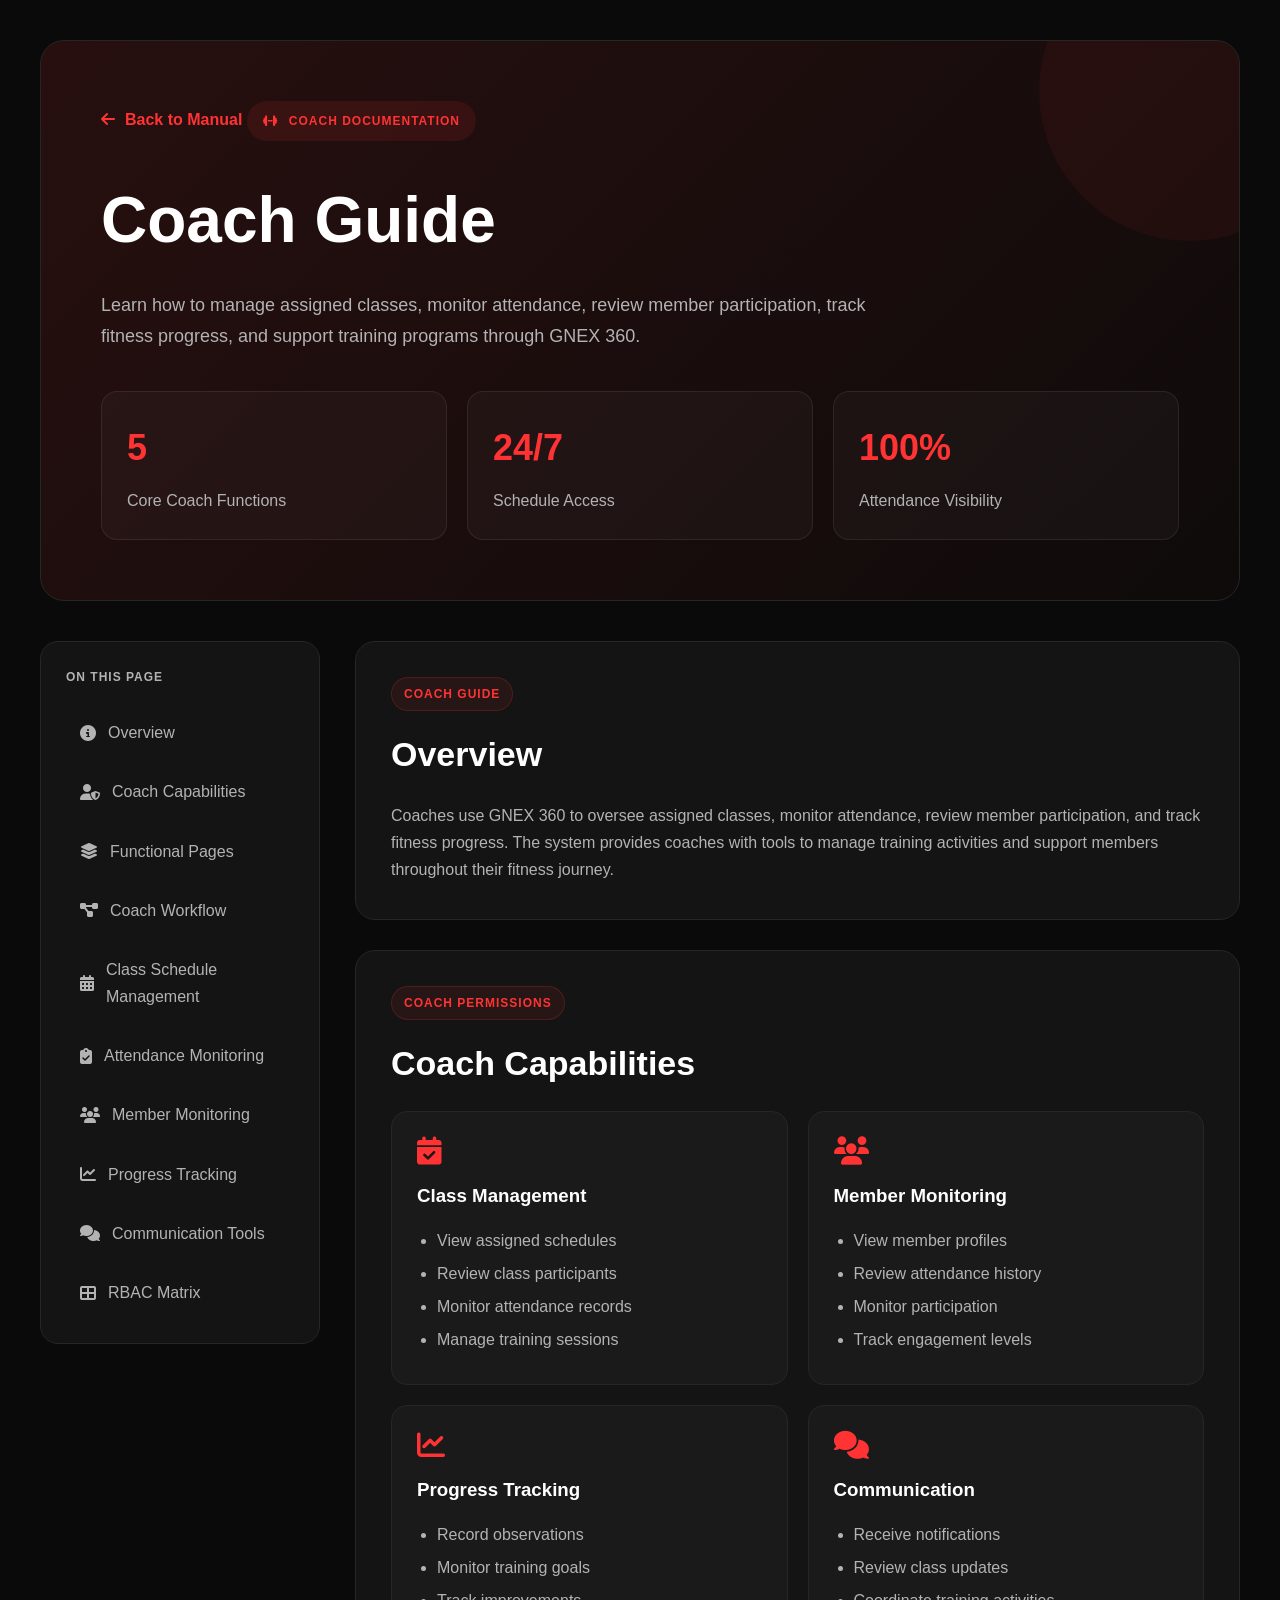
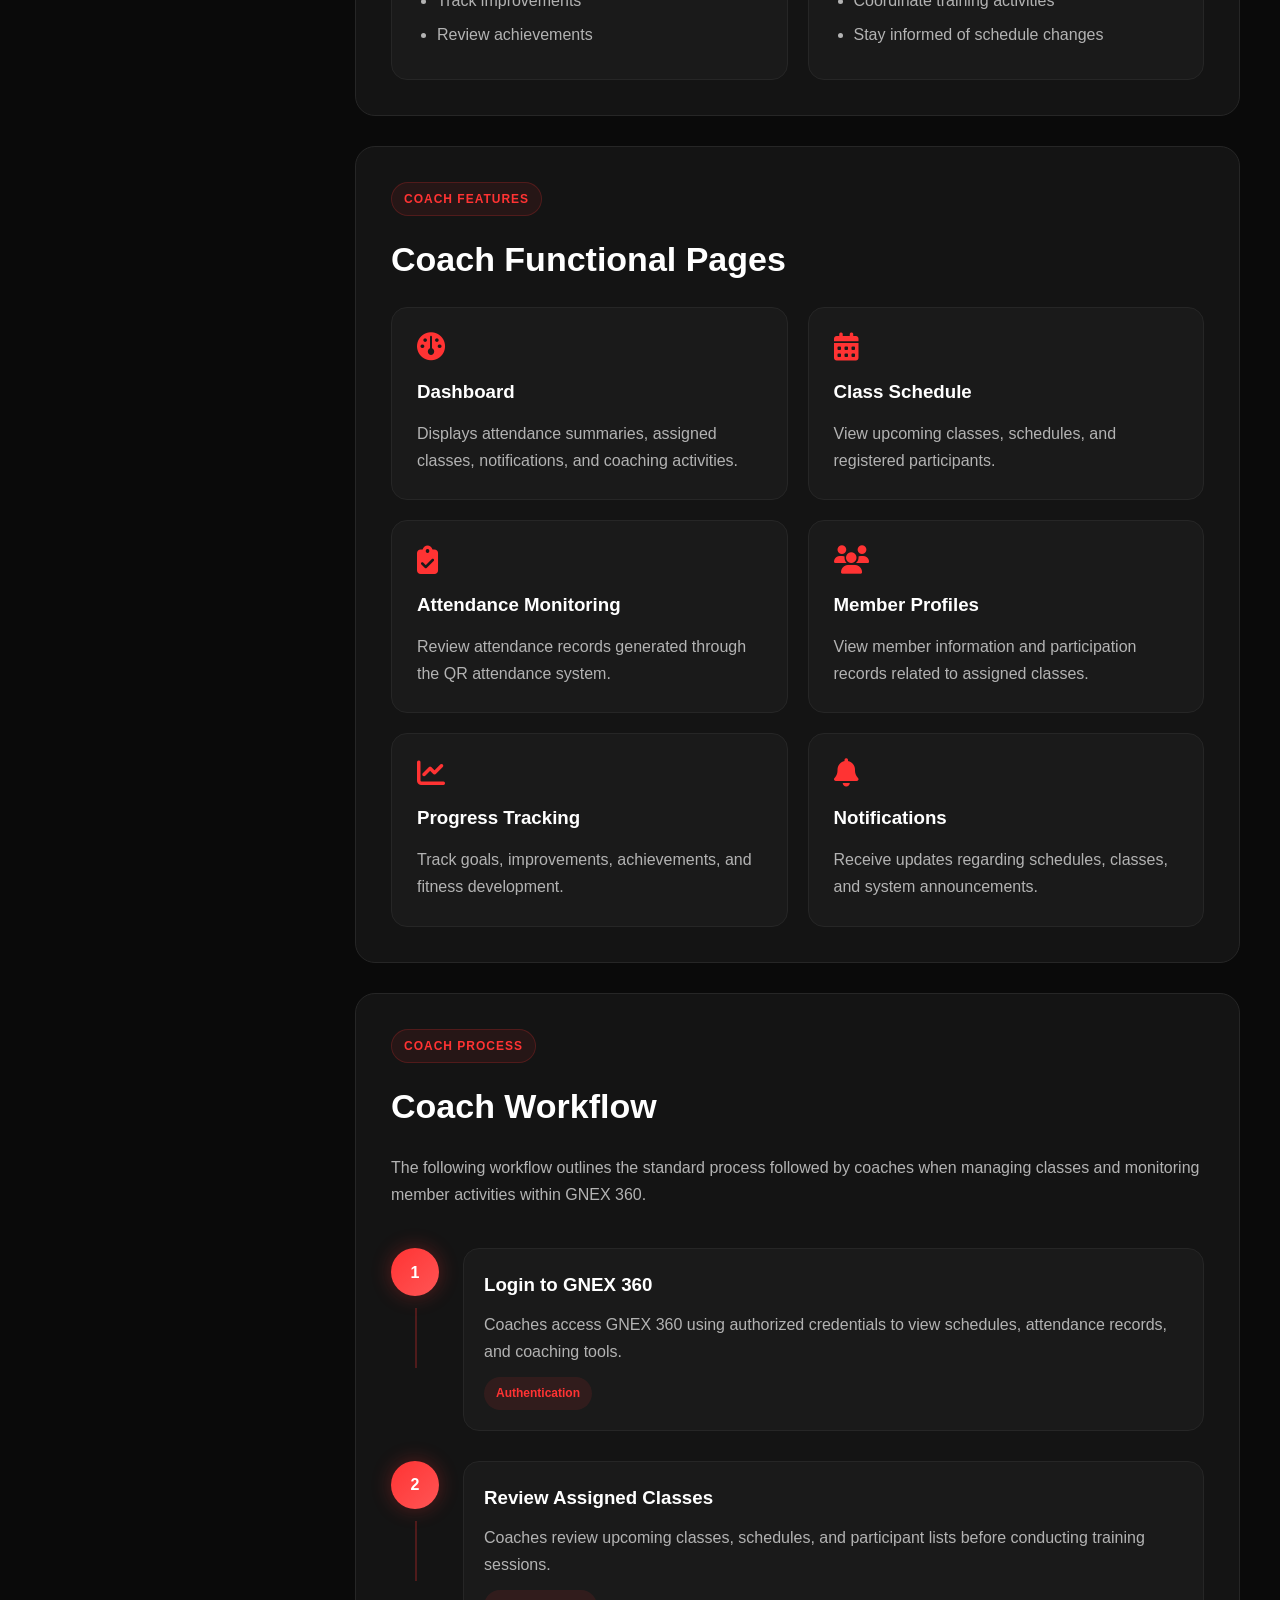
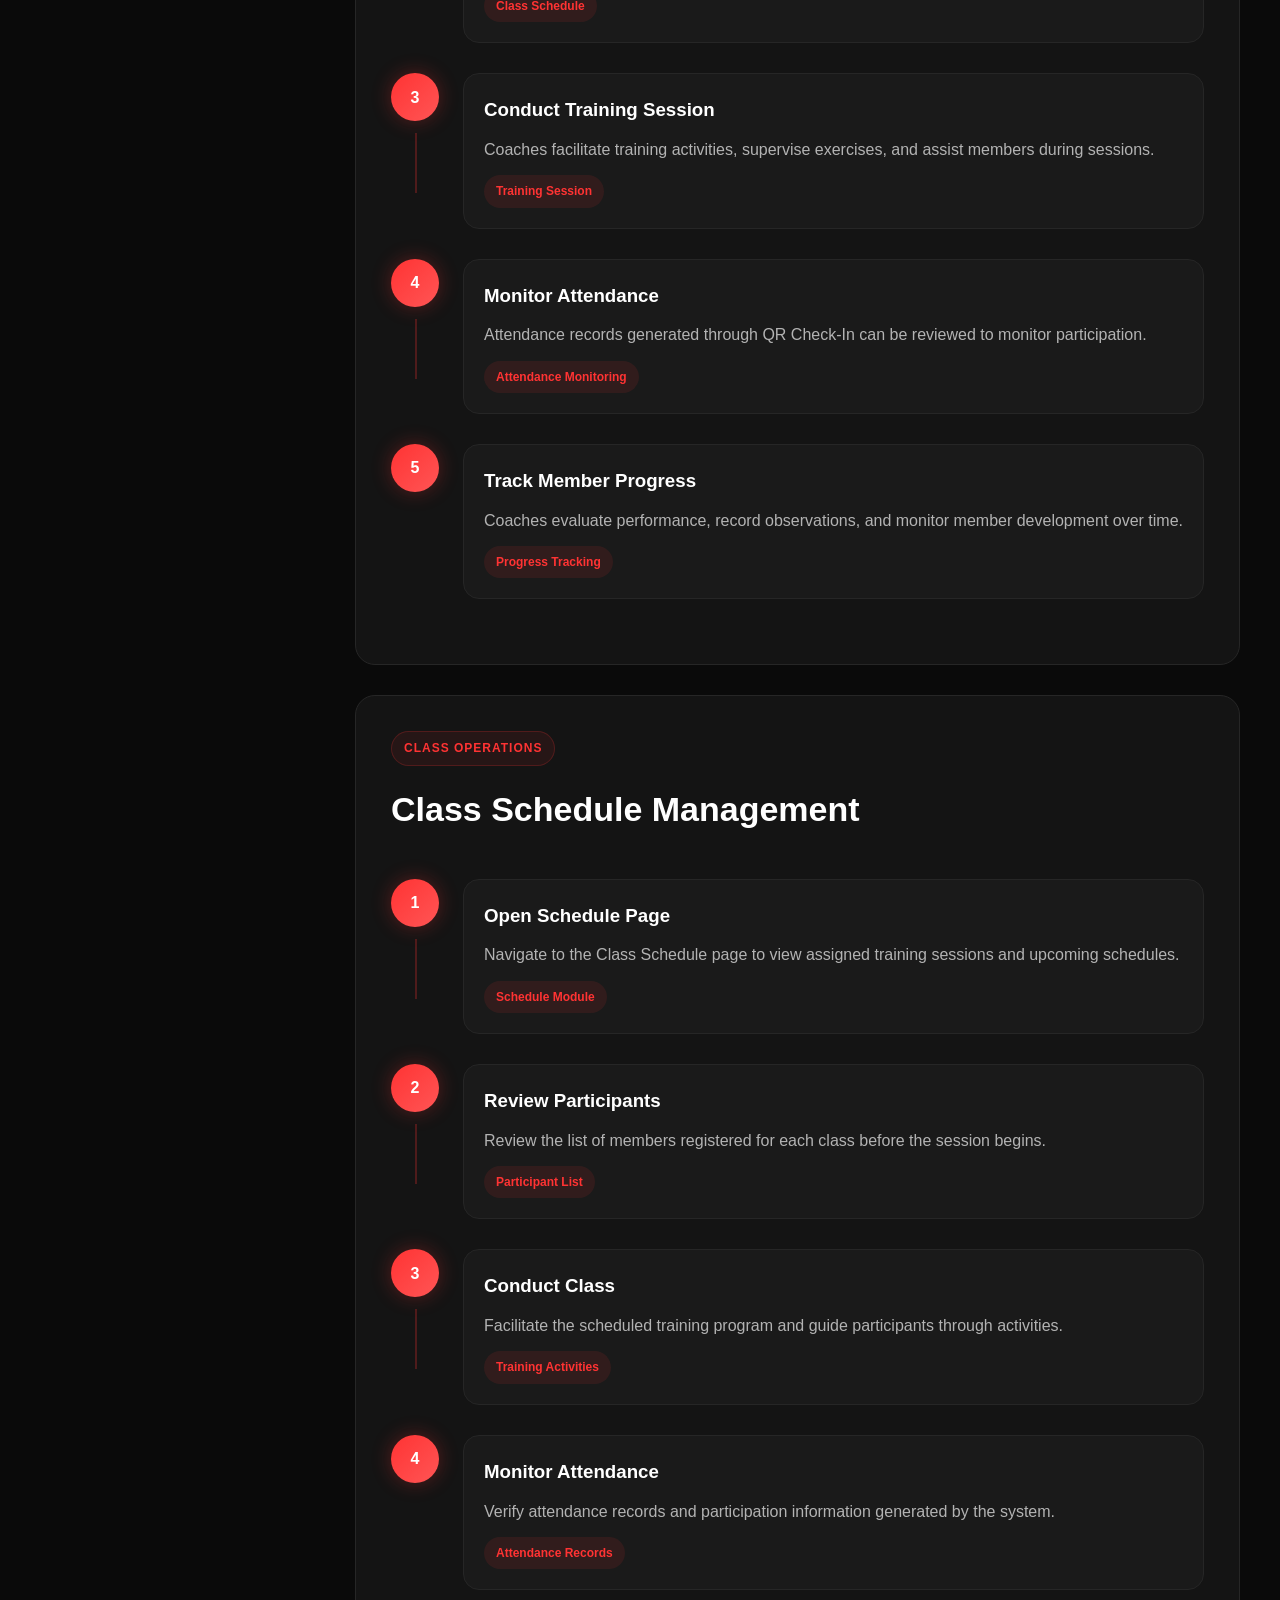
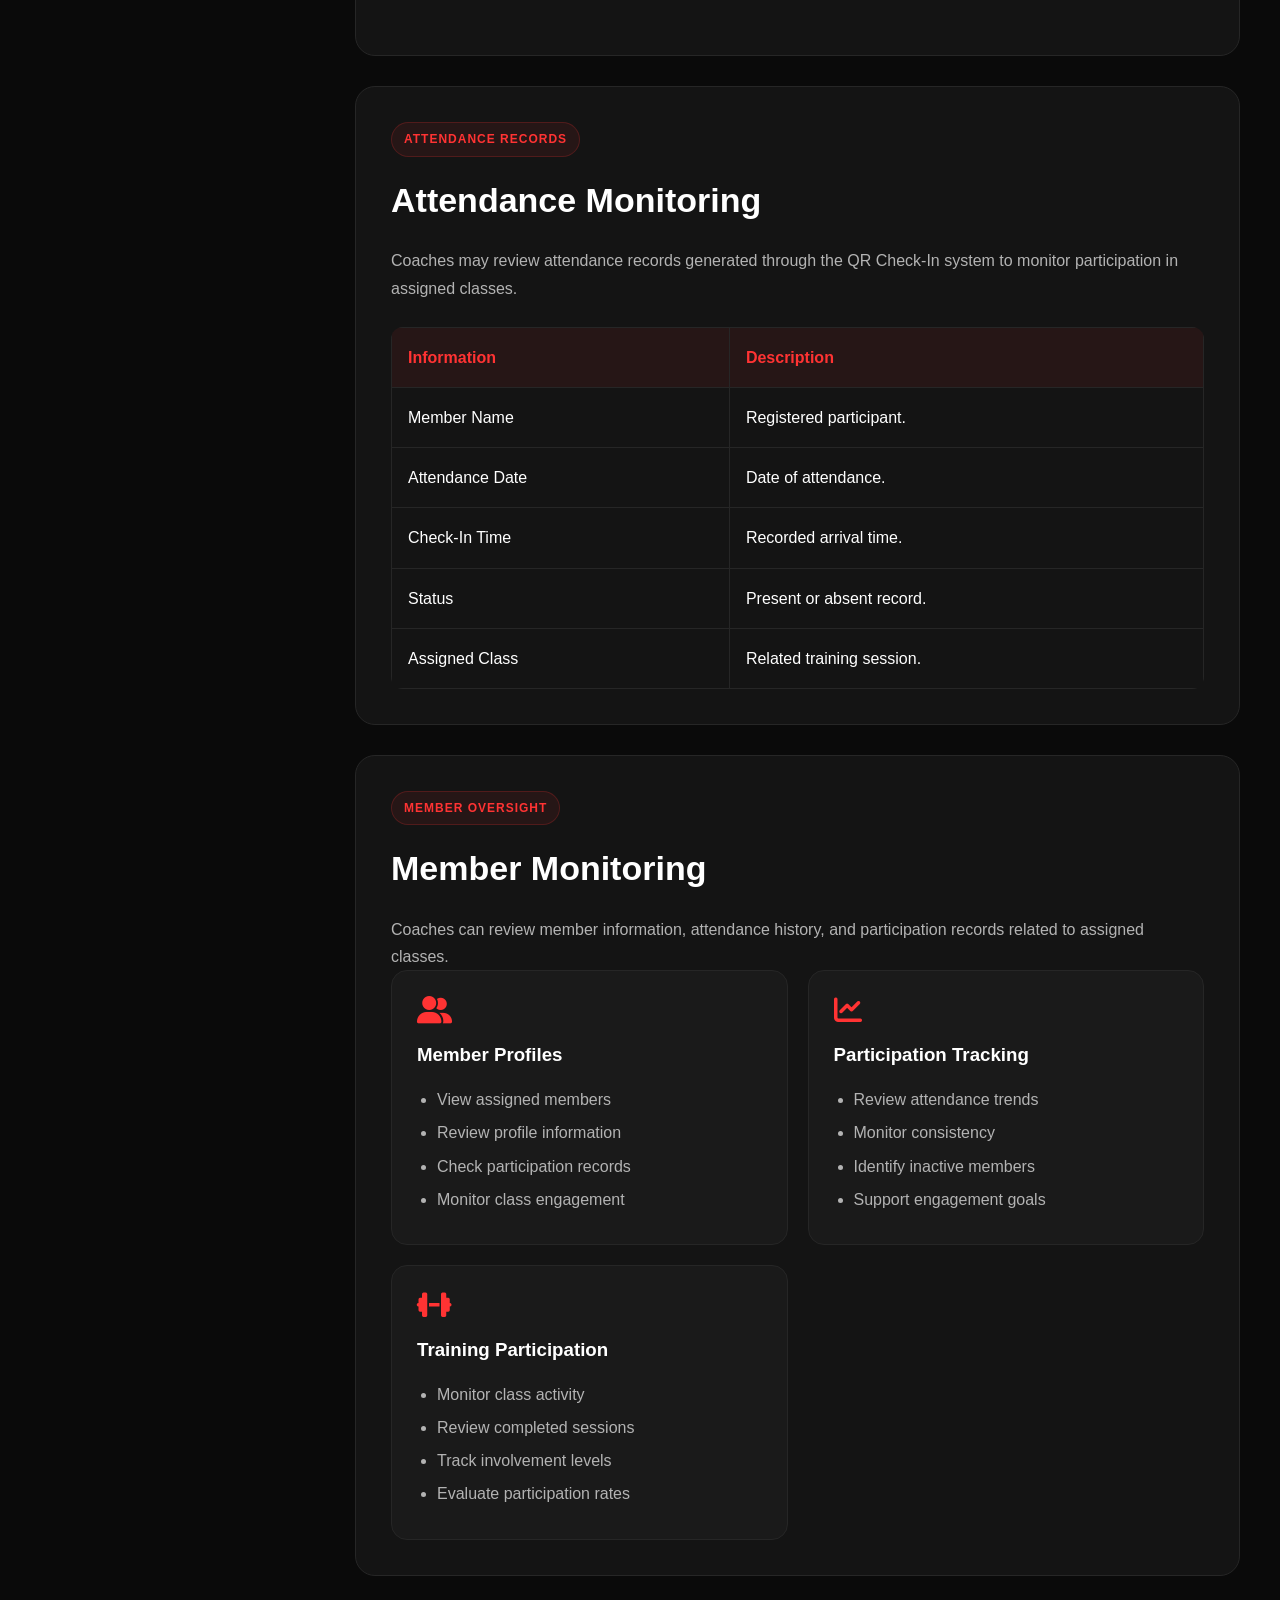
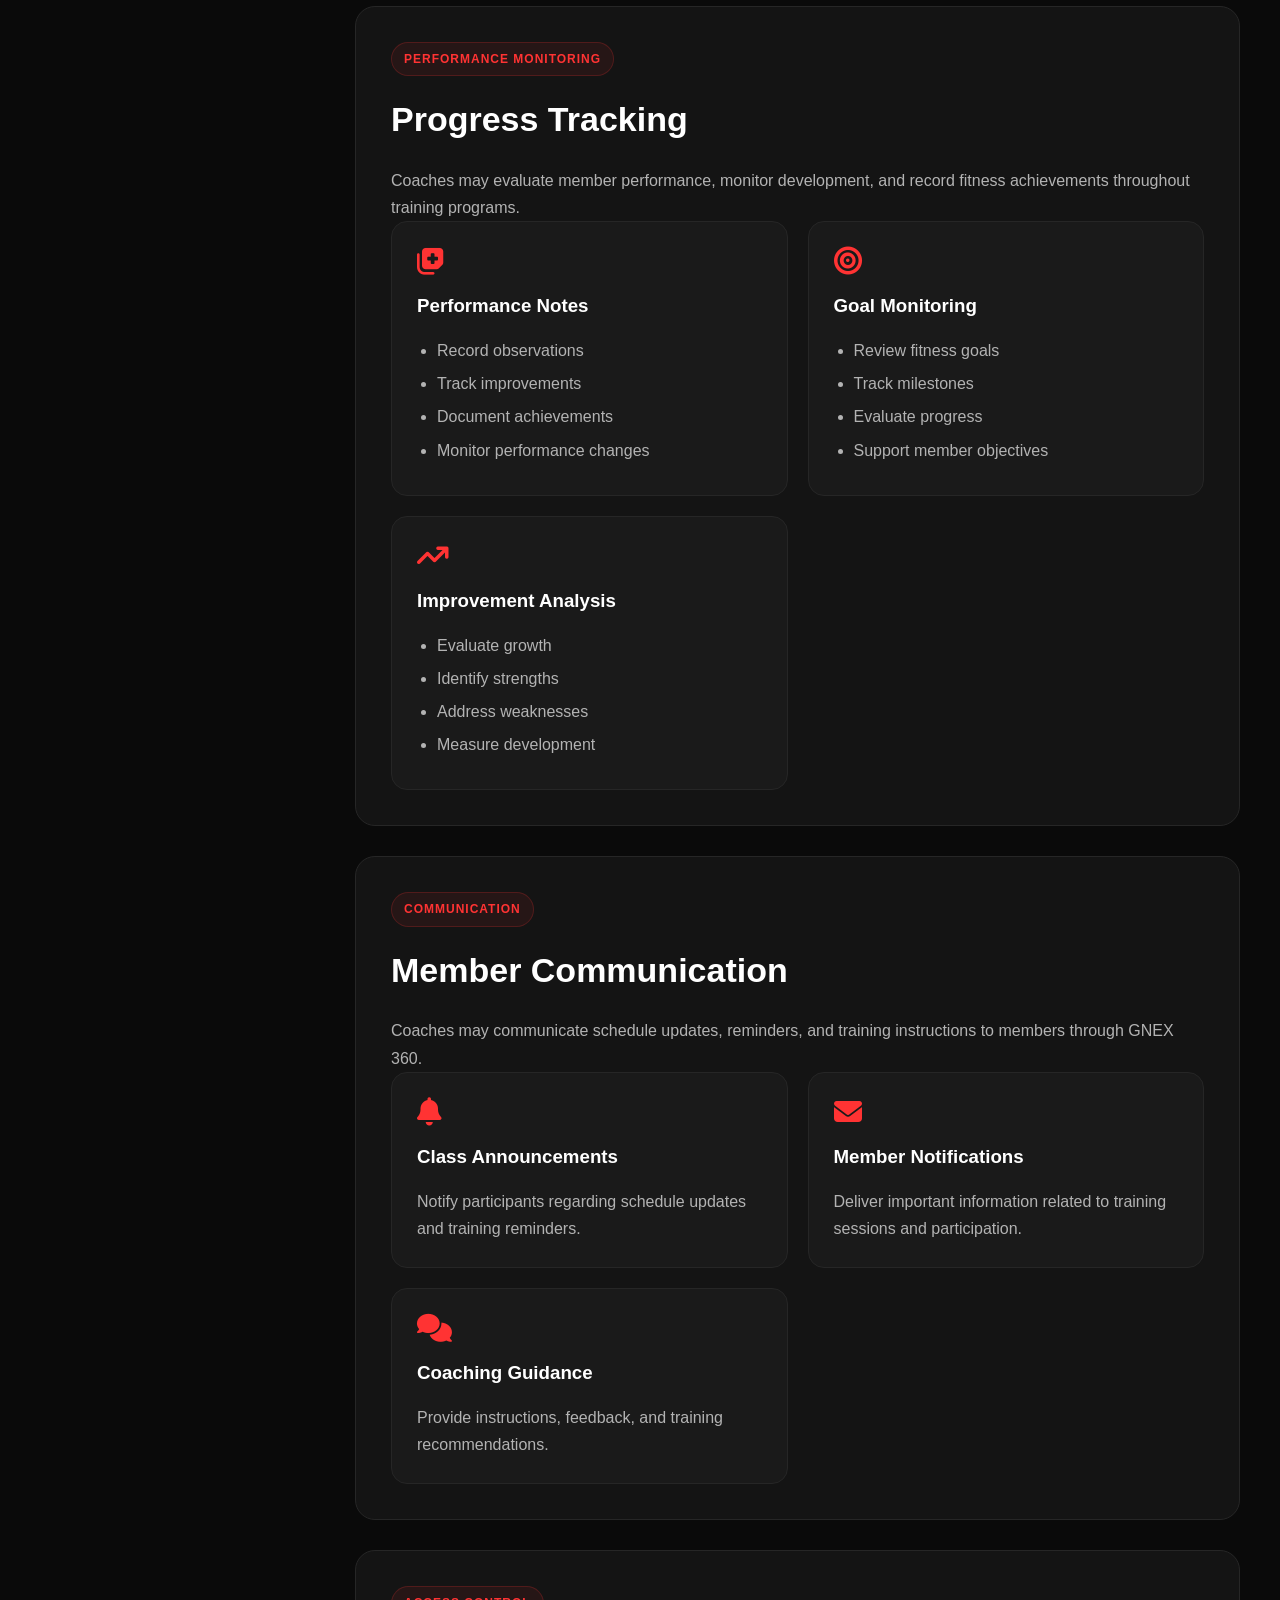
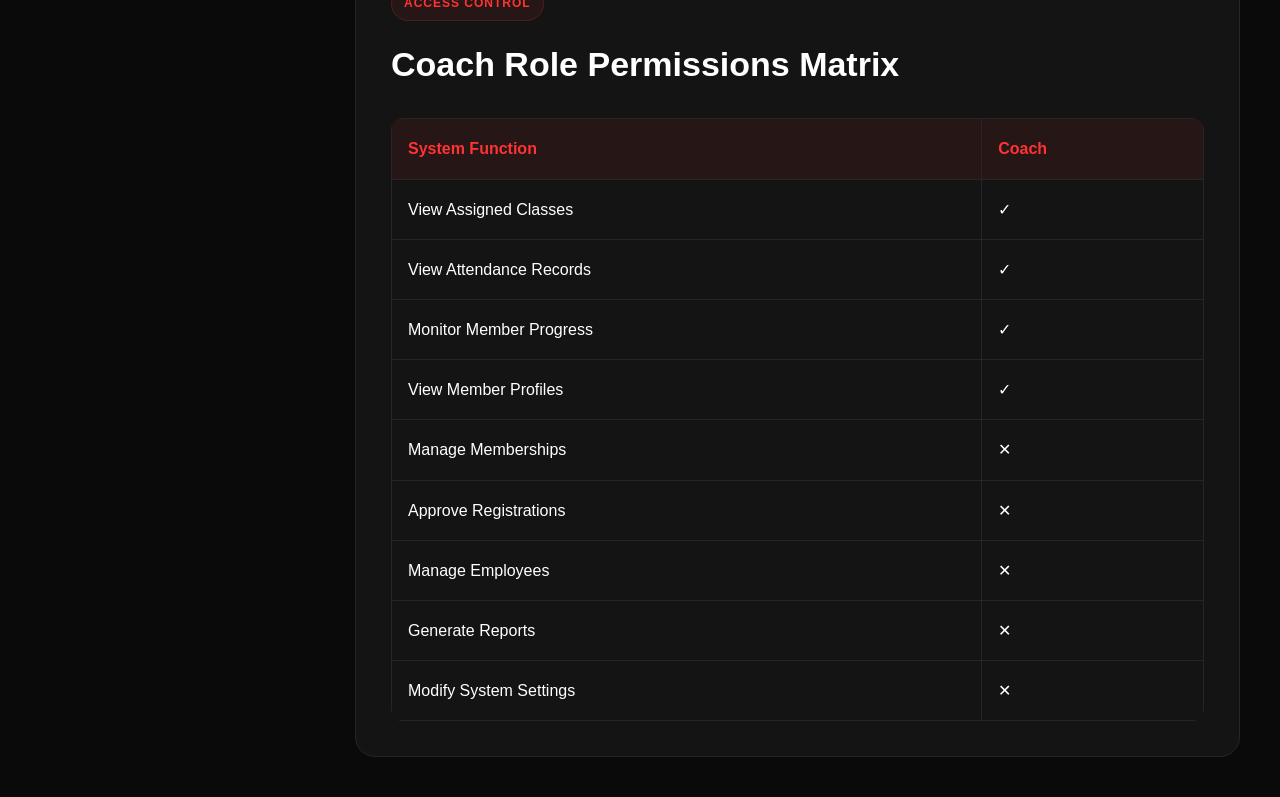
<file: Gnex360/guides/coach-guide.html>
<!DOCTYPE html>
<html lang="en">

<head>

    <meta charset="UTF-8">

    <meta name="viewport"
          content="width=device-width, initial-scale=1.0">

    <title>Coach Guide | GNEX 360</title>

    <link rel="stylesheet"
          href="guide.css">

    <link rel="stylesheet"
          href="https://cdnjs.cloudflare.com/ajax/libs/font-awesome/6.5.2/css/all.min.css">

</head>

<body>

<div class="guide-wrapper">

    <!-- =========================
         HERO SECTION
    ========================== -->

    <section class="guide-hero">

        <a href="../index.html#for-coaches"
           class="back-button">

            <i class="fa-solid fa-arrow-left"></i>
            Back to Manual

        </a>

        <div class="hero-tag">

            <i class="fa-solid fa-dumbbell"></i>
            COACH DOCUMENTATION

        </div>

        <h1>Coach Guide</h1>

        <p class="hero-description">

            Learn how to manage assigned classes,
            monitor attendance, review member
            participation, track fitness progress,
            and support training programs through
            GNEX 360.

        </p>

        <div class="hero-stats">

            <div class="hero-stat">

                <h3>5</h3>

                <p>
                    Core Coach
                    Functions
                </p>

            </div>

            <div class="hero-stat">

                <h3>24/7</h3>

                <p>
                    Schedule
                    Access
                </p>

            </div>

            <div class="hero-stat">

                <h3>100%</h3>

                <p>
                    Attendance
                    Visibility
                </p>

            </div>

        </div>

    </section>

    <!-- =========================
         MAIN LAYOUT
    ========================== -->

    <div class="guide-layout">

        <!-- =========================
             SIDEBAR
        ========================== -->

        <aside class="guide-sidebar">

            <h3>ON THIS PAGE</h3>

            <nav>
                                <a href="#overview" class="guide-link">

                    <i class="fa-solid fa-circle-info"></i>
                    Overview

                </a>

                <a href="#capabilities" class="guide-link">

                    <i class="fa-solid fa-user-shield"></i>
                    Coach Capabilities

                </a>

                <a href="#pages" class="guide-link">

                    <i class="fa-solid fa-layer-group"></i>
                    Functional Pages

                </a>

                <a href="#workflow" class="guide-link">

                    <i class="fa-solid fa-diagram-project"></i>
                    Coach Workflow

                </a>

                <a href="#schedule" class="guide-link">

                    <i class="fa-solid fa-calendar-days"></i>
                    Class Schedule Management

                </a>

                <a href="#attendance" class="guide-link">

                    <i class="fa-solid fa-clipboard-check"></i>
                    Attendance Monitoring

                </a>

                <a href="#members" class="guide-link">

                    <i class="fa-solid fa-users"></i>
                    Member Monitoring

                </a>

                <a href="#progress" class="guide-link">

                    <i class="fa-solid fa-chart-line"></i>
                    Progress Tracking

                </a>

                <a href="#communication" class="guide-link">

                    <i class="fa-solid fa-comments"></i>
                    Communication Tools

                </a>

                <a href="#rbac" class="guide-link">

                    <i class="fa-solid fa-table-cells-large"></i>
                    RBAC Matrix

                </a>

            </nav>

        </aside>

        <!-- =========================
             CONTENT
        ========================== -->

        <main class="guide-content">
            </aside>
            <!-- =========================
     OVERVIEW
========================= -->

<section id="overview">

    <span class="section-tag">
        COACH GUIDE
    </span>

    <h2>Overview</h2>

    <p>

        Coaches use GNEX 360 to oversee assigned
        classes, monitor attendance, review member
        participation, and track fitness progress.
        The system provides coaches with tools to
        manage training activities and support
        members throughout their fitness journey.

    </p>

</section>

<!-- =========================
     COACH CAPABILITIES
========================= -->

<section id="capabilities">

    <span class="section-tag">
        COACH PERMISSIONS
    </span>

    <h2>Coach Capabilities</h2>

    <div class="feature-grid">

        <div class="feature-card">

            <i class="fa-solid fa-calendar-check"></i>

            <h3>
                Class Management
            </h3>

            <ul>

                <li>View assigned schedules</li>

                <li>Review class participants</li>

                <li>Monitor attendance records</li>

                <li>Manage training sessions</li>

            </ul>

        </div>

        <div class="feature-card">

            <i class="fa-solid fa-users"></i>

            <h3>
                Member Monitoring
            </h3>

            <ul>

                <li>View member profiles</li>

                <li>Review attendance history</li>

                <li>Monitor participation</li>

                <li>Track engagement levels</li>

            </ul>

        </div>

        <div class="feature-card">

            <i class="fa-solid fa-chart-line"></i>

            <h3>
                Progress Tracking
            </h3>

            <ul>

                <li>Record observations</li>

                <li>Monitor training goals</li>

                <li>Track improvements</li>

                <li>Review achievements</li>

            </ul>

        </div>

        <div class="feature-card">

            <i class="fa-solid fa-comments"></i>

            <h3>
                Communication
            </h3>

            <ul>

                <li>Receive notifications</li>

                <li>Review class updates</li>

                <li>Coordinate training activities</li>

                <li>Stay informed of schedule changes</li>

            </ul>

        </div>

    </div>

</section>

<!-- =========================
     FUNCTIONAL PAGES
========================= -->

<section id="pages">

    <span class="section-tag">
        COACH FEATURES
    </span>

    <h2>Coach Functional Pages</h2>

    <div class="page-grid">

        <div class="page-card">

            <i class="fa-solid fa-gauge"></i>

            <h3>
                Dashboard
            </h3>

            <p>

                Displays attendance summaries,
                assigned classes, notifications,
                and coaching activities.

            </p>

        </div>

        <div class="page-card">

            <i class="fa-solid fa-calendar-days"></i>

            <h3>
                Class Schedule
            </h3>

            <p>

                View upcoming classes,
                schedules, and registered
                participants.

            </p>

        </div>

        <div class="page-card">

            <i class="fa-solid fa-clipboard-check"></i>

            <h3>
                Attendance Monitoring
            </h3>

            <p>

                Review attendance records
                generated through the QR
                attendance system.

            </p>

        </div>

        <div class="page-card">

            <i class="fa-solid fa-users"></i>

            <h3>
                Member Profiles
            </h3>

            <p>

                View member information
                and participation records
                related to assigned classes.

            </p>

        </div>

        <div class="page-card">

            <i class="fa-solid fa-chart-line"></i>

            <h3>
                Progress Tracking
            </h3>

            <p>

                Track goals, improvements,
                achievements, and fitness
                development.

            </p>

        </div>

        <div class="page-card">

            <i class="fa-solid fa-bell"></i>

            <h3>
                Notifications
            </h3>

            <p>

                Receive updates regarding
                schedules, classes, and
                system announcements.

            </p>

        </div>

    </div>

</section>
<!-- =========================
     COACH WORKFLOW
========================= -->

<section id="workflow">

    <span class="section-tag">
        COACH PROCESS
    </span>

    <h2>Coach Workflow</h2>

    <p>

        The following workflow outlines the
        standard process followed by coaches
        when managing classes and monitoring
        member activities within GNEX 360.

    </p>

    <div class="workflow-timeline">
<div class="timeline-item">
    <div class="timeline-number">1</div>

    <div class="timeline-content">
        <h3>Login to GNEX 360</h3>

        <p>
            Coaches access GNEX 360 using
            authorized credentials to view
            schedules, attendance records,
            and coaching tools.
        </p>

        <span>Authentication</span>
    </div>
</div>

<div class="timeline-item">
    <div class="timeline-number">2</div>

    <div class="timeline-content">
        <h3>Review Assigned Classes</h3>

        <p>
            Coaches review upcoming classes,
            schedules, and participant lists
            before conducting training sessions.
        </p>

        <span>Class Schedule</span>
    </div>
</div>

<div class="timeline-item">
    <div class="timeline-number">3</div>

    <div class="timeline-content">
        <h3>Conduct Training Session</h3>

        <p>
            Coaches facilitate training
            activities, supervise exercises,
            and assist members during sessions.
        </p>

        <span>Training Session</span>
    </div>
</div>

<div class="timeline-item">
    <div class="timeline-number">4</div>

    <div class="timeline-content">
        <h3>Monitor Attendance</h3>

        <p>
            Attendance records generated
            through QR Check-In can be
            reviewed to monitor participation.
        </p>

        <span>Attendance Monitoring</span>
    </div>
</div>

<div class="timeline-item">
    <div class="timeline-number">5</div>

    <div class="timeline-content">
        <h3>Track Member Progress</h3>

        <p>
            Coaches evaluate performance,
            record observations, and monitor
            member development over time.
        </p>

        <span>Progress Tracking</span>
    </div>
</div>
</div>

</section>

<!-- =========================
     CLASS SCHEDULE MANAGEMENT
========================= -->

<section id="schedule">

    <span class="section-tag">
        CLASS OPERATIONS
    </span>

    <h2>Class Schedule Management</h2>

    <div class="workflow-timeline">

<div class="timeline-item">
    <div class="timeline-number">1</div>

    <div class="timeline-content">
        <h3>Open Schedule Page</h3>

        <p>
            Navigate to the Class Schedule
            page to view assigned training
            sessions and upcoming schedules.
        </p>

        <span>Schedule Module</span>
    </div>
</div>

<div class="timeline-item">
    <div class="timeline-number">2</div>

    <div class="timeline-content">
        <h3>Review Participants</h3>

        <p>
            Review the list of members
            registered for each class
            before the session begins.
        </p>

        <span>Participant List</span>
    </div>
</div>

<div class="timeline-item">
    <div class="timeline-number">3</div>

    <div class="timeline-content">
        <h3>Conduct Class</h3>

        <p>
            Facilitate the scheduled
            training program and guide
            participants through activities.
        </p>

        <span>Training Activities</span>
    </div>
</div>

<div class="timeline-item">
    <div class="timeline-number">4</div>

    <div class="timeline-content">
        <h3>Monitor Attendance</h3>

        <p>
            Verify attendance records
            and participation information
            generated by the system.
        </p>

        <span>Attendance Records</span>
    </div>
</div>
</div>

</section>

<!-- =========================
     ATTENDANCE MONITORING
========================= -->

<section id="attendance">

    <span class="section-tag">
        ATTENDANCE RECORDS
    </span>

    <h2>Attendance Monitoring</h2>

    <p>

        Coaches may review attendance records
        generated through the QR Check-In
        system to monitor participation in
        assigned classes.

    </p>

    <table class="guide-table">

        <thead>

            <tr>

                <th>Information</th>

                <th>Description</th>

            </tr>

        </thead>

        <tbody>

            <tr>

                <td>Member Name</td>

                <td>Registered participant.</td>

            </tr>

            <tr>

                <td>Attendance Date</td>

                <td>Date of attendance.</td>

            </tr>

            <tr>

                <td>Check-In Time</td>

                <td>Recorded arrival time.</td>

            </tr>

            <tr>

                <td>Status</td>

                <td>Present or absent record.</td>

            </tr>

            <tr>

                <td>Assigned Class</td>

                <td>Related training session.</td>

            </tr>

        </tbody>

    </table>

</section>
<!-- =========================
     MEMBER MONITORING
========================= -->

<section id="members">

    <span class="section-tag">
        MEMBER OVERSIGHT
    </span>

    <h2>Member Monitoring</h2>

    <p>

        Coaches can review member information,
        attendance history, and participation
        records related to assigned classes.

    </p>

    <div class="feature-grid">

        <div class="feature-card">

            <i class="fa-solid fa-user-group"></i>

            <h3>
                Member Profiles
            </h3>

            <ul>

                <li>View assigned members</li>

                <li>Review profile information</li>

                <li>Check participation records</li>

                <li>Monitor class engagement</li>

            </ul>

        </div>

        <div class="feature-card">

            <i class="fa-solid fa-chart-line"></i>

            <h3>
                Participation Tracking
            </h3>

            <ul>

                <li>Review attendance trends</li>

                <li>Monitor consistency</li>

                <li>Identify inactive members</li>

                <li>Support engagement goals</li>

            </ul>

        </div>

        <div class="feature-card">

            <i class="fa-solid fa-dumbbell"></i>

            <h3>
                Training Participation
            </h3>

            <ul>

                <li>Monitor class activity</li>

                <li>Review completed sessions</li>

                <li>Track involvement levels</li>

                <li>Evaluate participation rates</li>

            </ul>

        </div>

    </div>

</section>

<!-- =========================
     PROGRESS TRACKING
========================= -->

<section id="progress">

    <span class="section-tag">
        PERFORMANCE MONITORING
    </span>

    <h2>Progress Tracking</h2>

    <p>

        Coaches may evaluate member performance,
        monitor development, and record fitness
        achievements throughout training programs.

    </p>

    <div class="feature-grid">

        <div class="feature-card">

            <i class="fa-solid fa-notes-medical"></i>

            <h3>
                Performance Notes
            </h3>

            <ul>

                <li>Record observations</li>

                <li>Track improvements</li>

                <li>Document achievements</li>

                <li>Monitor performance changes</li>

            </ul>

        </div>

        <div class="feature-card">

            <i class="fa-solid fa-bullseye"></i>

            <h3>
                Goal Monitoring
            </h3>

            <ul>

                <li>Review fitness goals</li>

                <li>Track milestones</li>

                <li>Evaluate progress</li>

                <li>Support member objectives</li>

            </ul>

        </div>

        <div class="feature-card">

            <i class="fa-solid fa-arrow-trend-up"></i>

            <h3>
                Improvement Analysis
            </h3>

            <ul>

                <li>Evaluate growth</li>

                <li>Identify strengths</li>

                <li>Address weaknesses</li>

                <li>Measure development</li>

            </ul>

        </div>

    </div>

</section>

<!-- =========================
     COMMUNICATION TOOLS
========================= -->

<section id="communication">

    <span class="section-tag">
        COMMUNICATION
    </span>

    <h2>Member Communication</h2>

    <p>

        Coaches may communicate schedule updates,
        reminders, and training instructions to
        members through GNEX 360.

    </p>

    <div class="feature-grid">

        <div class="feature-card">

            <i class="fa-solid fa-bell"></i>

            <h3>
                Class Announcements
            </h3>

            <p>

                Notify participants regarding
                schedule updates and training
                reminders.

            </p>

        </div>

        <div class="feature-card">

            <i class="fa-solid fa-envelope"></i>

            <h3>
                Member Notifications
            </h3>

            <p>

                Deliver important information
                related to training sessions
                and participation.

            </p>

        </div>

        <div class="feature-card">

            <i class="fa-solid fa-comments"></i>

            <h3>
                Coaching Guidance
            </h3>

            <p>

                Provide instructions, feedback,
                and training recommendations.

            </p>

        </div>

    </div>

</section>

<!-- =========================
     RBAC MATRIX
========================= -->

<section id="rbac">

    <span class="section-tag">
        ACCESS CONTROL
    </span>

    <h2>Coach Role Permissions Matrix</h2>

    <table class="guide-table">

        <thead>

            <tr>

                <th>System Function</th>

                <th>Coach</th>

            </tr>

        </thead>

        <tbody>

            <tr>

                <td>View Assigned Classes</td>

                <td>✓</td>

            </tr>

            <tr>

                <td>View Attendance Records</td>

                <td>✓</td>

            </tr>

            <tr>

                <td>Monitor Member Progress</td>

                <td>✓</td>

            </tr>

            <tr>

                <td>View Member Profiles</td>

                <td>✓</td>

            </tr>

            <tr>

                <td>Manage Memberships</td>

                <td>✕</td>

            </tr>

            <tr>

                <td>Approve Registrations</td>

                <td>✕</td>

            </tr>

            <tr>

                <td>Manage Employees</td>

                <td>✕</td>

            </tr>

            <tr>

                <td>Generate Reports</td>

                <td>✕</td>

            </tr>

            <tr>

                <td>Modify System Settings</td>

                <td>✕</td>

            </tr>

        </tbody>

    </table>

</section>

</main>
<script src="guide.js"></script>

</body>
</html>
</file>
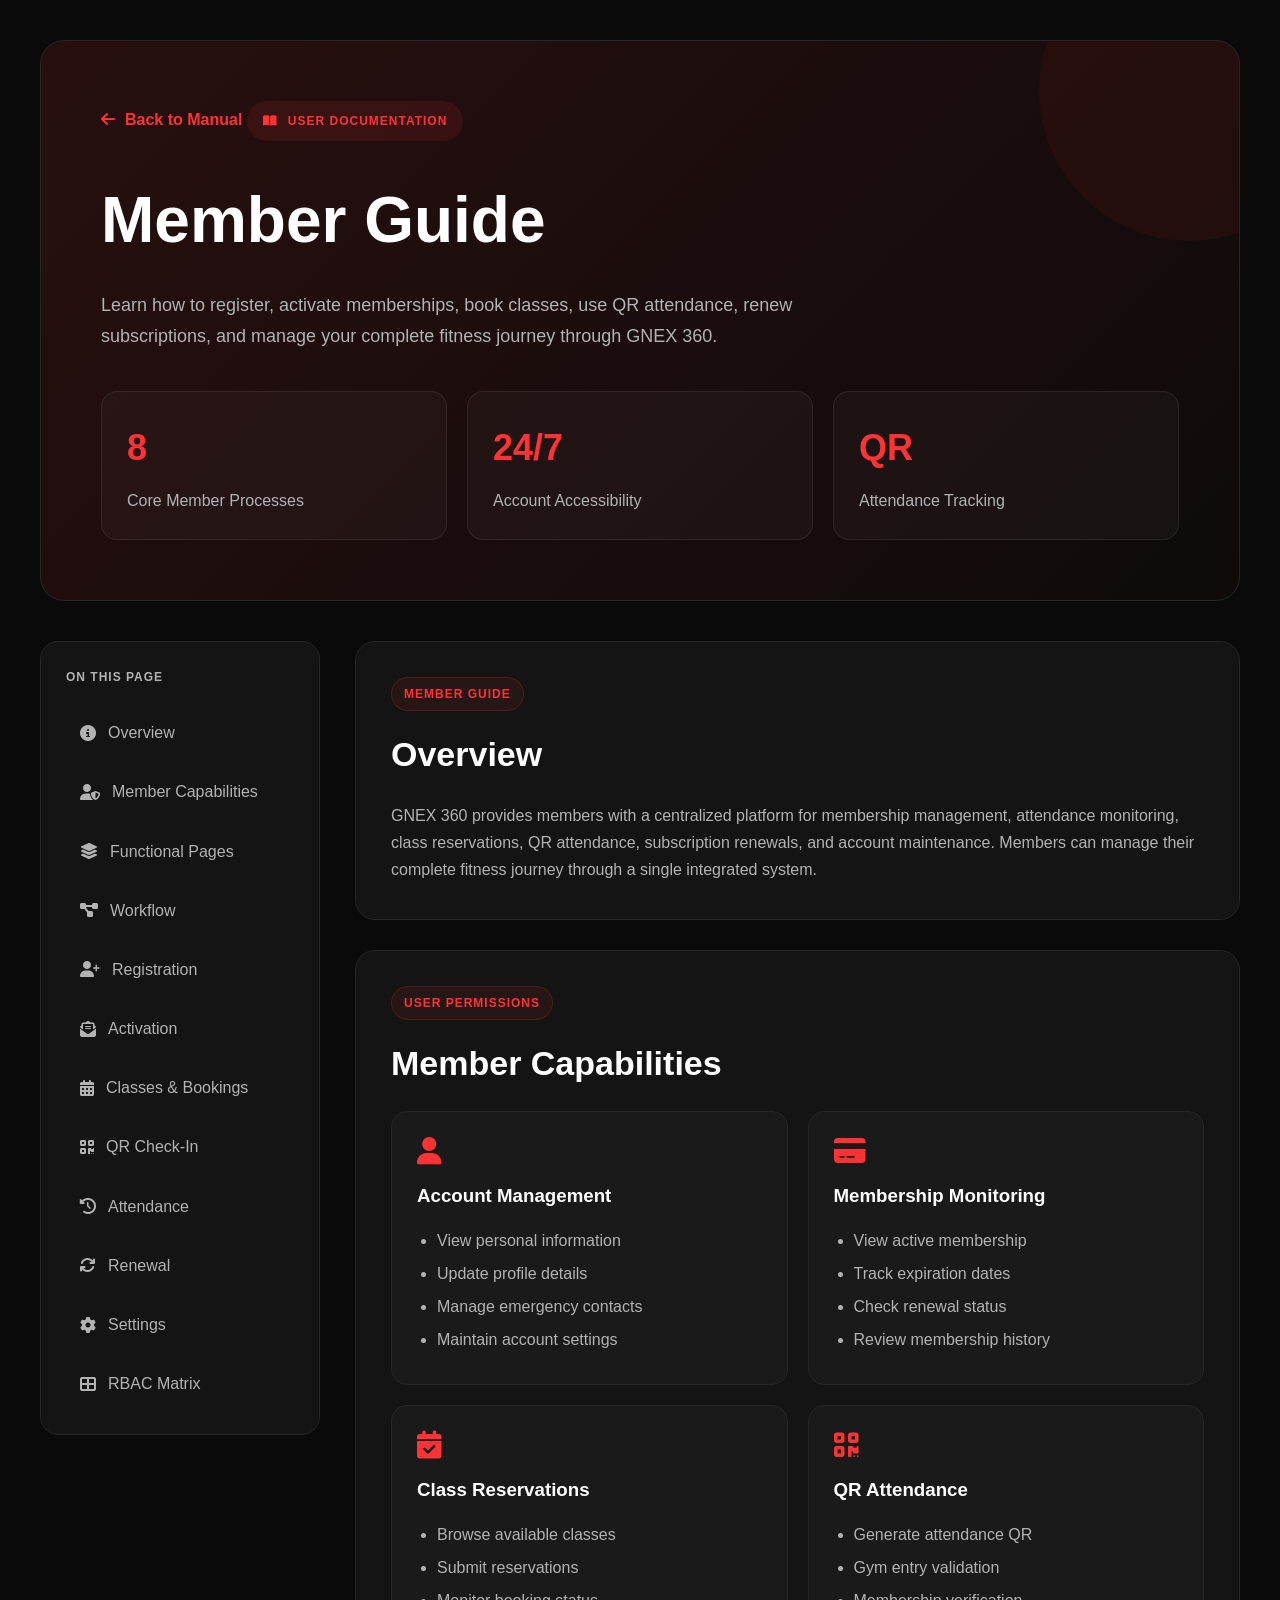
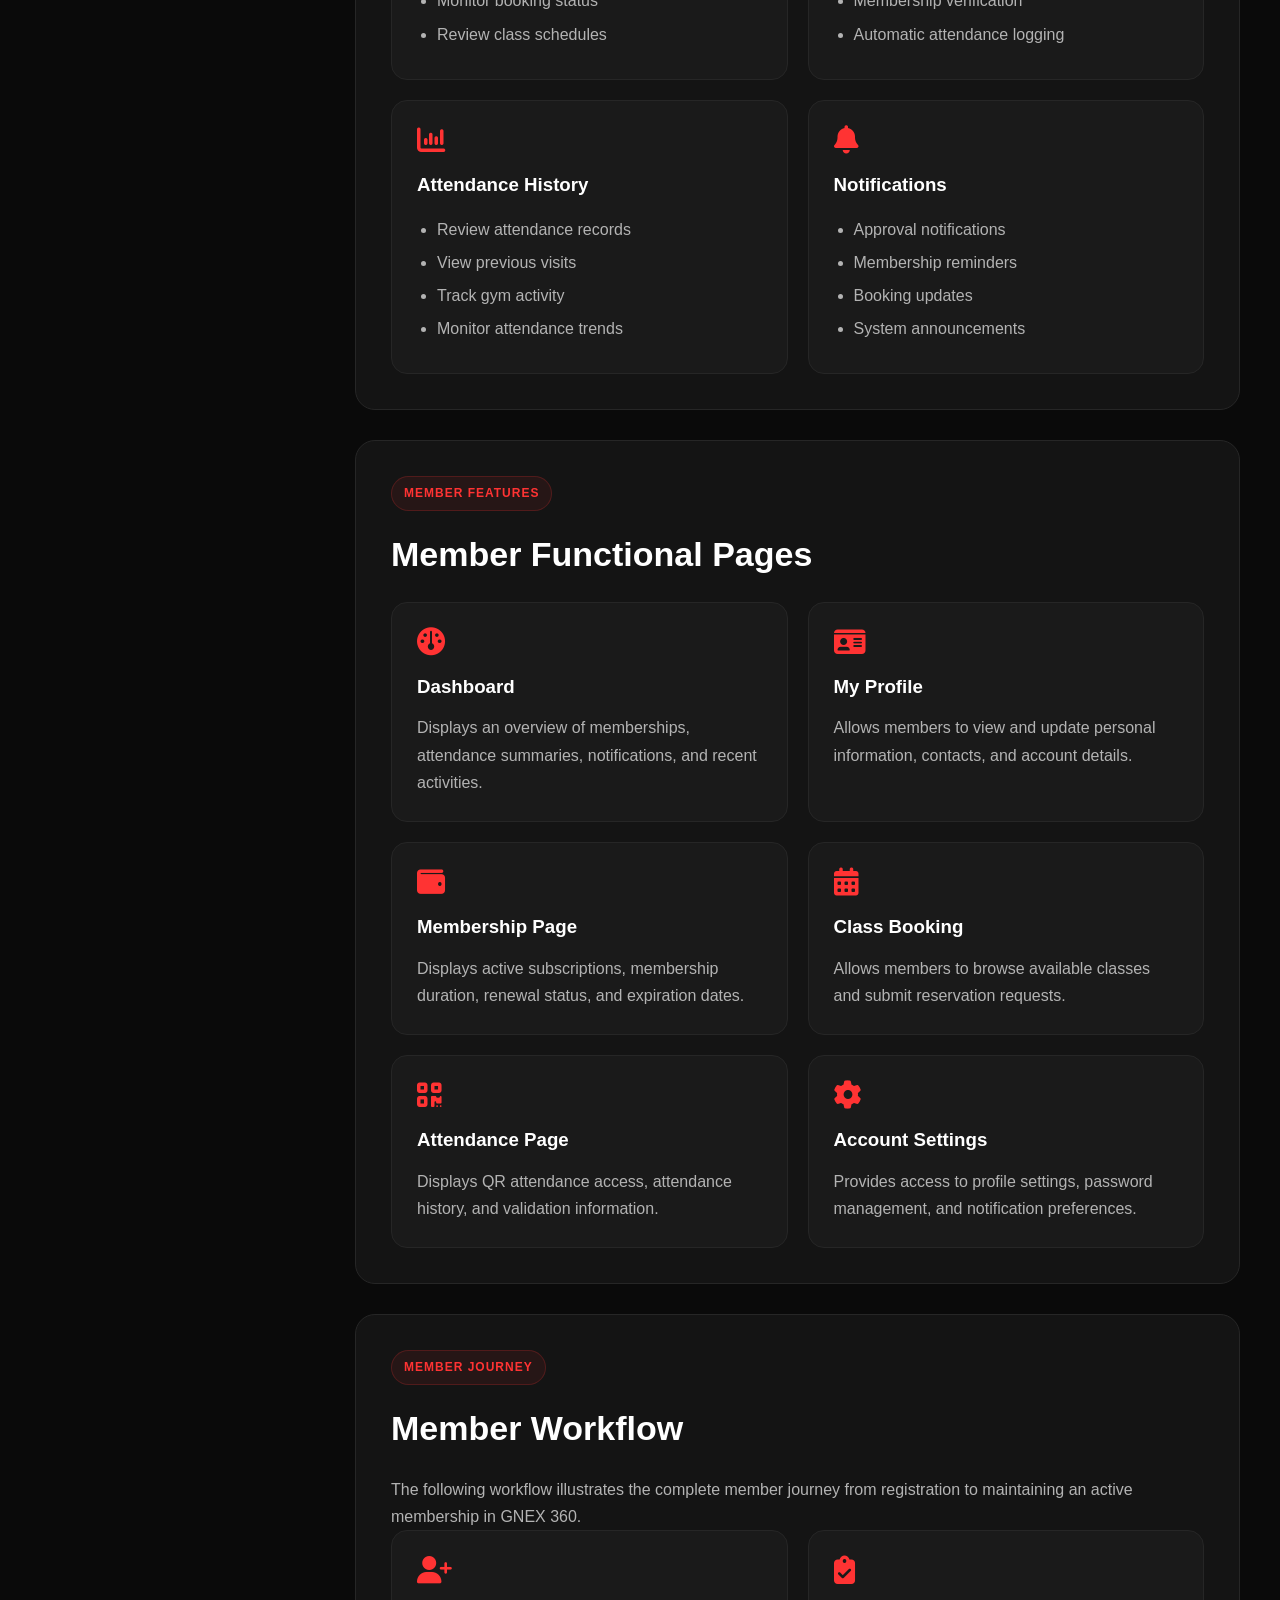
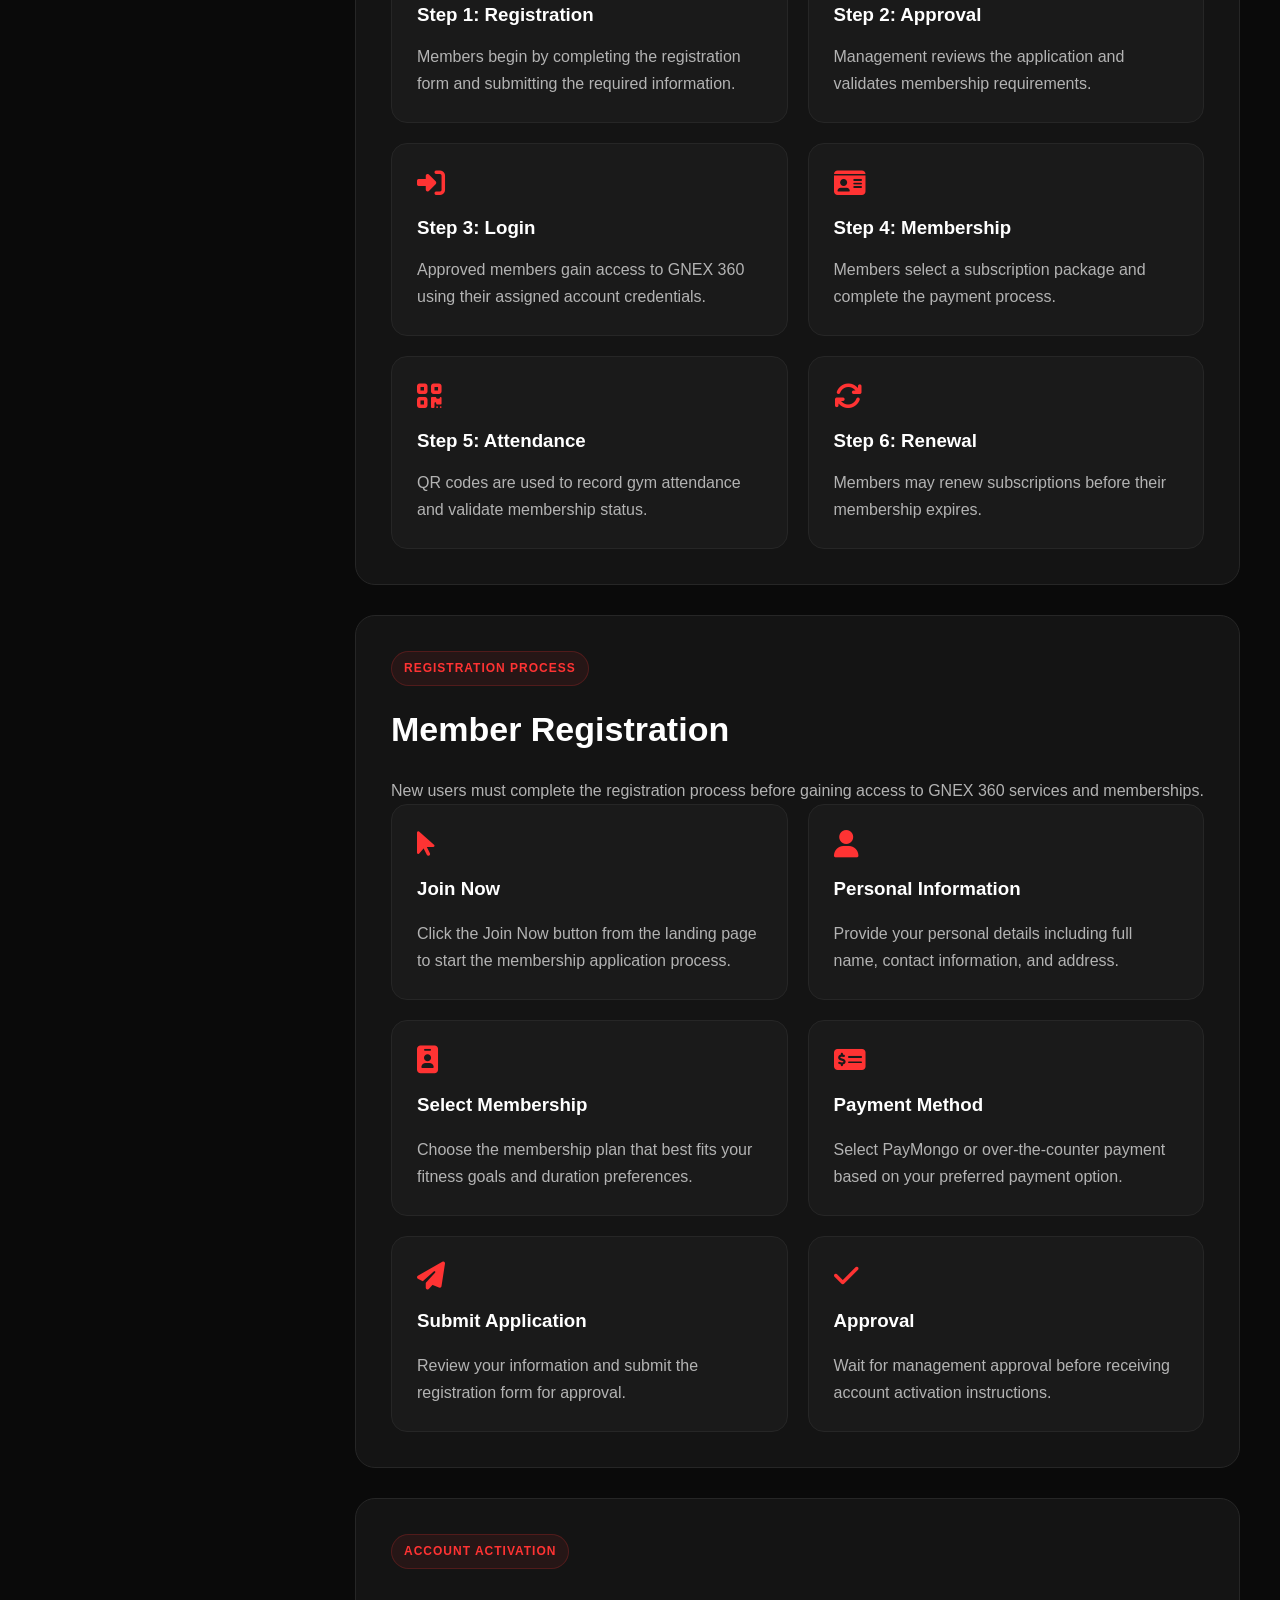
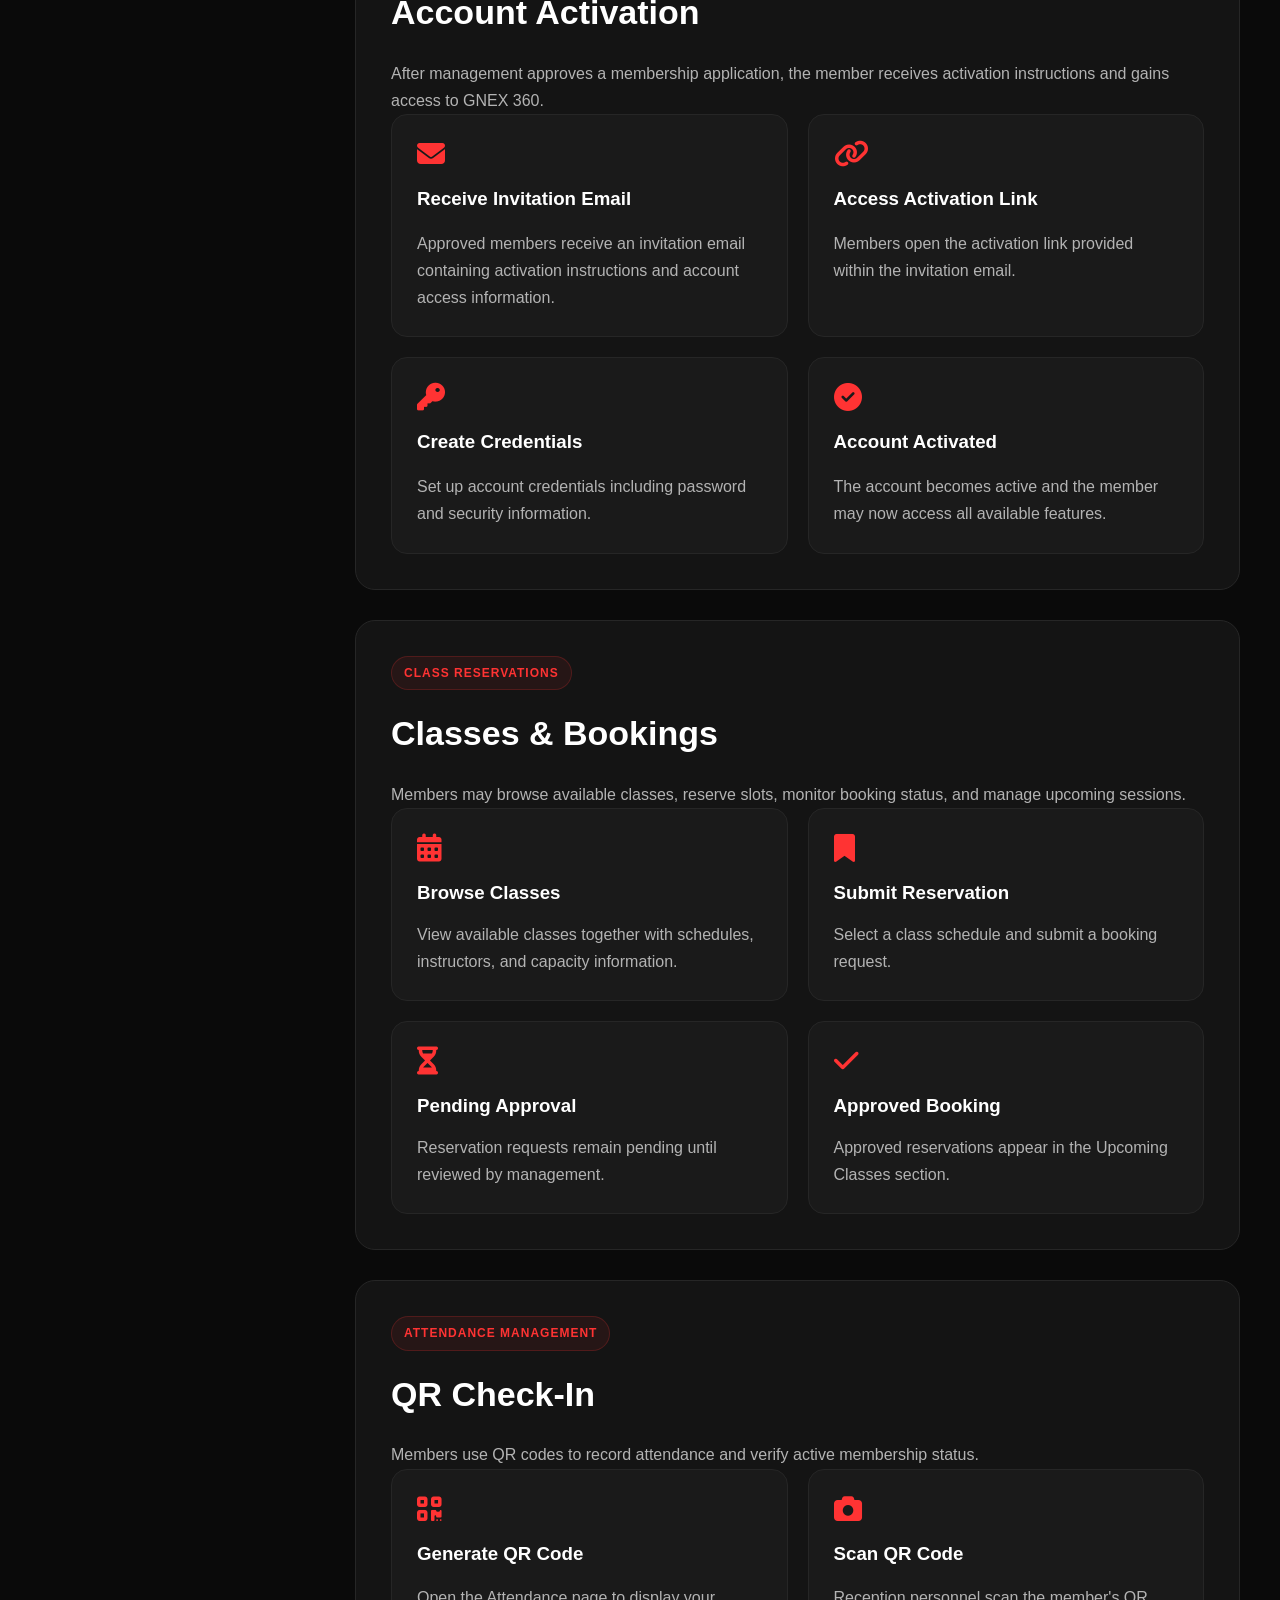
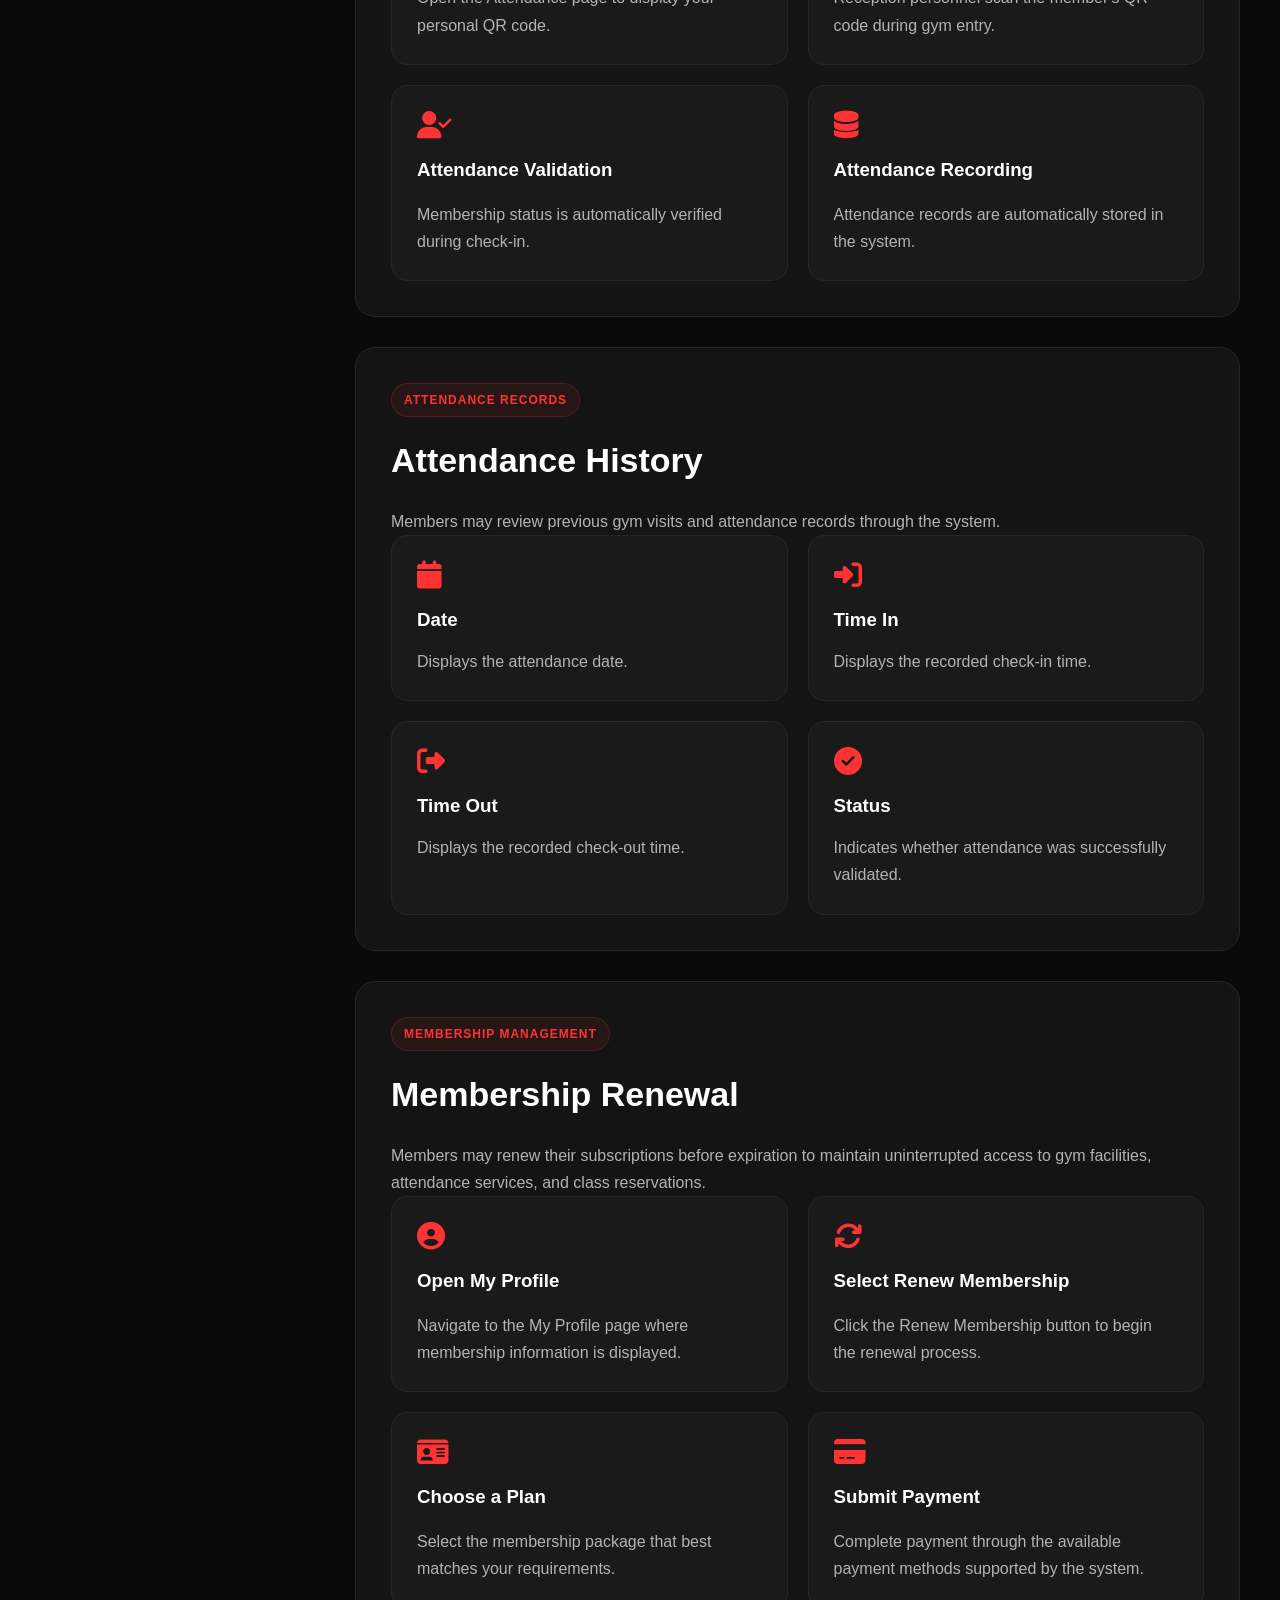
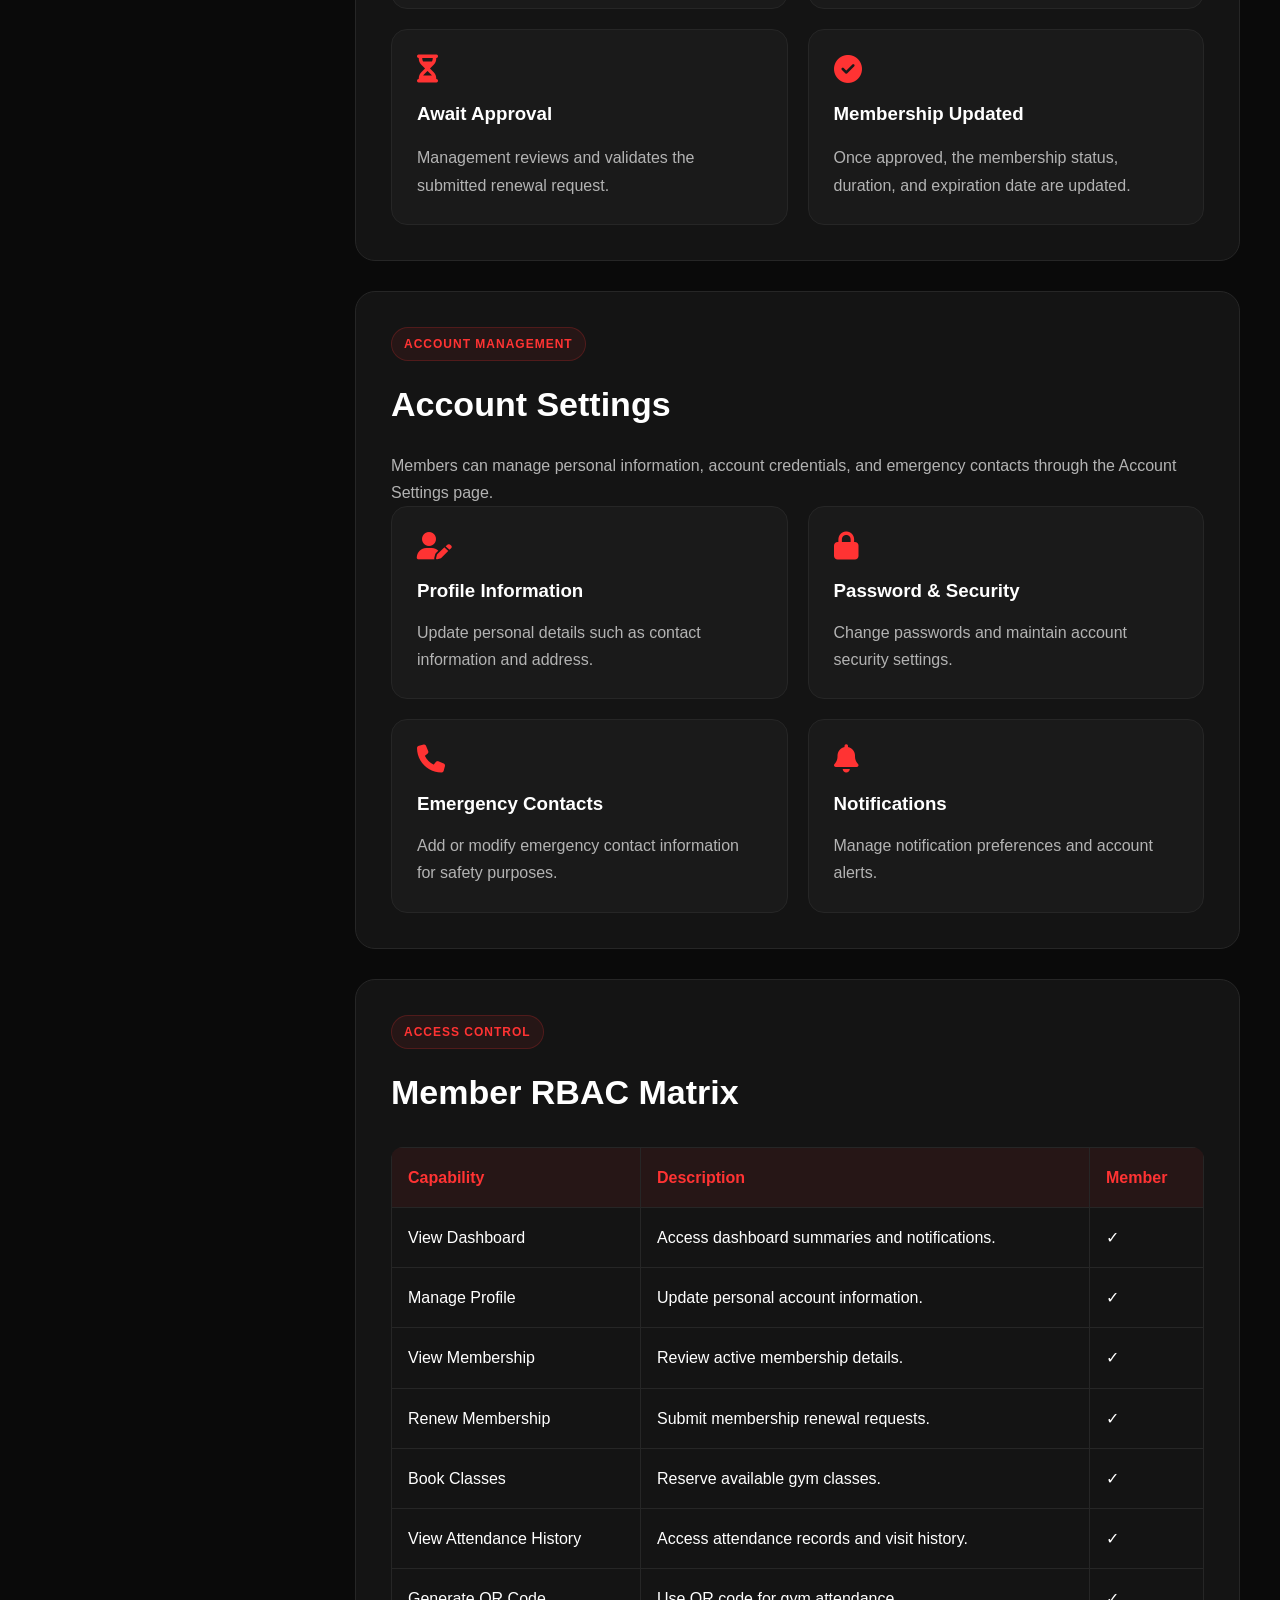
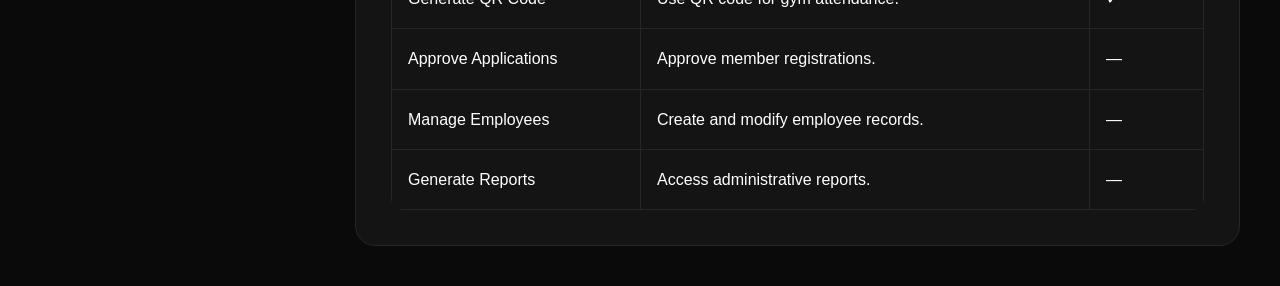
<file: Gnex360/guides/member-guide.html>
<!DOCTYPE html>
<html lang="en">
<head>
    <meta charset="UTF-8">
    <meta name="viewport" content="width=device-width, initial-scale=1.0">
    <title>Member Guide | GNEX 360</title>

    <link rel="stylesheet" href="guide.css">

    <link rel="stylesheet"
    href="https://cdnjs.cloudflare.com/ajax/libs/font-awesome/6.5.2/css/all.min.css">
</head>
<body>

<div class="guide-wrapper">

    <!-- =========================
         HERO SECTION
    ========================== -->

    <section class="guide-hero">

        <a href="../index.html#for-members"
           class="back-button">

            <i class="fa-solid fa-arrow-left"></i>
            Back to Manual

        </a>

        <div class="hero-tag">

            <i class="fa-solid fa-book-open"></i>
            USER DOCUMENTATION

        </div>

        <h1>Member Guide</h1>

        <p class="hero-description">

            Learn how to register, activate memberships,
            book classes, use QR attendance, renew
            subscriptions, and manage your complete
            fitness journey through GNEX 360.

        </p>

        <div class="hero-stats">

            <div class="hero-stat">

                <h3>8</h3>

                <p>
                    Core Member
                    Processes
                </p>

            </div>

            <div class="hero-stat">

                <h3>24/7</h3>

                <p>
                    Account
                    Accessibility
                </p>

            </div>

            <div class="hero-stat">

                <h3>QR</h3>

                <p>
                    Attendance
                    Tracking
                </p>

            </div>

        </div>

    </section>

    <!-- =========================
         MAIN LAYOUT
    ========================== -->

    <div class="guide-layout">

        <!-- =========================
             SIDEBAR
        ========================== -->

        <aside class="guide-sidebar">

            <h3>ON THIS PAGE</h3>

            <nav>

                <a href="#overview" class="guide-link">
                    <i class="fa-solid fa-circle-info"></i>
                    Overview
                </a>

                <a href="#capabilities" class="guide-link">
                    <i class="fa-solid fa-user-shield"></i>
                    Member Capabilities
                </a>

                <a href="#pages" class="guide-link">
                    <i class="fa-solid fa-layer-group"></i>
                    Functional Pages
                </a>

                <a href="#workflow" class="guide-link">
                    <i class="fa-solid fa-diagram-project"></i>
                    Workflow
                </a>

                <a href="#registration" class="guide-link">
                    <i class="fa-solid fa-user-plus"></i>
                    Registration
                </a>

                <a href="#activation" class="guide-link">
                    <i class="fa-solid fa-envelope-open-text"></i>
                    Activation
                </a>

                <a href="#classes" class="guide-link">
                    <i class="fa-solid fa-calendar-days"></i>
                    Classes & Bookings
                </a>

                <a href="#qr-checkin" class="guide-link">
                    <i class="fa-solid fa-qrcode"></i>
                    QR Check-In
                </a>

                <a href="#attendance" class="guide-link">
                    <i class="fa-solid fa-clock-rotate-left"></i>
                    Attendance
                </a>

                <a href="#renewal" class="guide-link">
                    <i class="fa-solid fa-arrows-rotate"></i>
                    Renewal
                </a>

                <a href="#settings" class="guide-link">
                    <i class="fa-solid fa-gear"></i>
                    Settings
                </a>

                <a href="#rbac" class="guide-link">
    <i class="fa-solid fa-table-cells-large"></i>
    RBAC Matrix
</a>

            </nav>

        </aside>

        <!-- =========================
             CONTENT
        ========================== -->

        <main class="guide-content">

            <!-- =========================
                 OVERVIEW
            ========================== -->

            <section id="overview">

                <span class="section-tag">
                    MEMBER GUIDE
                </span>

                <h2>Overview</h2>

                <p>

                    GNEX 360 provides members with a centralized
                    platform for membership management, attendance
                    monitoring, class reservations, QR attendance,
                    subscription renewals, and account maintenance.
                    Members can manage their complete fitness
                    journey through a single integrated system.

                </p>

            </section>

            <!-- =========================
                 CAPABILITIES
            ========================== -->

            <section id="capabilities">

                <span class="section-tag">
                    USER PERMISSIONS
                </span>

                <h2>Member Capabilities</h2>

                <div class="feature-grid">

                    <div class="feature-card">

                        <i class="fa-solid fa-user"></i>

                        <h3>
                            Account Management
                        </h3>

                        <ul>

                            <li>View personal information</li>

                            <li>Update profile details</li>

                            <li>Manage emergency contacts</li>

                            <li>Maintain account settings</li>

                        </ul>

                    </div>

                    <div class="feature-card">

                        <i class="fa-solid fa-credit-card"></i>

                        <h3>
                            Membership Monitoring
                        </h3>

                        <ul>

                            <li>View active membership</li>

                            <li>Track expiration dates</li>

                            <li>Check renewal status</li>

                            <li>Review membership history</li>

                        </ul>

                    </div>

                    <div class="feature-card">

                        <i class="fa-solid fa-calendar-check"></i>

                        <h3>
                            Class Reservations
                        </h3>

                        <ul>

                            <li>Browse available classes</li>

                            <li>Submit reservations</li>

                            <li>Monitor booking status</li>

                            <li>Review class schedules</li>

                        </ul>

                    </div>

                    <div class="feature-card">

                        <i class="fa-solid fa-qrcode"></i>

                        <h3>
                            QR Attendance
                        </h3>

                        <ul>

                            <li>Generate attendance QR</li>

                            <li>Gym entry validation</li>

                            <li>Membership verification</li>

                            <li>Automatic attendance logging</li>

                        </ul>

                    </div>

                    <div class="feature-card">

                        <i class="fa-solid fa-chart-column"></i>

                        <h3>
                            Attendance History
                        </h3>

                        <ul>

                            <li>Review attendance records</li>

                            <li>View previous visits</li>

                            <li>Track gym activity</li>

                            <li>Monitor attendance trends</li>

                        </ul>

                    </div>

                    <div class="feature-card">

                        <i class="fa-solid fa-bell"></i>

                        <h3>
                            Notifications
                        </h3>

                        <ul>

                            <li>Approval notifications</li>

                            <li>Membership reminders</li>

                            <li>Booking updates</li>

                            <li>System announcements</li>

                        </ul>

                    </div>

                </div>

            </section>

            <!-- =========================
                 FUNCTIONAL PAGES
            ========================== -->

            <section id="pages">

                <span class="section-tag">
                    MEMBER FEATURES
                </span>

                <h2>Member Functional Pages</h2>

                <div class="page-grid">

                    <div class="page-card">

                        <i class="fa-solid fa-gauge"></i>

                        <h3>
                            Dashboard
                        </h3>

                        <p>

                            Displays an overview of memberships,
                            attendance summaries, notifications,
                            and recent activities.

                        </p>

                    </div>

                    <div class="page-card">

                        <i class="fa-solid fa-id-card"></i>

                        <h3>
                            My Profile
                        </h3>

                        <p>

                            Allows members to view and update
                            personal information, contacts,
                            and account details.

                        </p>

                    </div>

                    <div class="page-card">

                        <i class="fa-solid fa-wallet"></i>

                        <h3>
                            Membership Page
                        </h3>

                        <p>

                            Displays active subscriptions,
                            membership duration, renewal status,
                            and expiration dates.

                        </p>

                    </div>

                    <div class="page-card">

                        <i class="fa-solid fa-calendar-days"></i>

                        <h3>
                            Class Booking
                        </h3>

                        <p>

                            Allows members to browse available
                            classes and submit reservation requests.

                        </p>

                    </div>

                    <div class="page-card">

                        <i class="fa-solid fa-qrcode"></i>

                        <h3>
                            Attendance Page
                        </h3>

                        <p>

                            Displays QR attendance access,
                            attendance history, and validation
                            information.

                        </p>

                    </div>

                    <div class="page-card">

                        <i class="fa-solid fa-gear"></i>

                        <h3>
                            Account Settings
                        </h3>

                        <p>

                            Provides access to profile settings,
                            password management, and notification
                            preferences.

                        </p>

                    </div>

                </div>

            </section>
            <!-- =========================
     MEMBER WORKFLOW
========================== -->

<section id="workflow">

    <span class="section-tag">
        MEMBER JOURNEY
    </span>

    <h2>Member Workflow</h2>

    <p>

        The following workflow illustrates the complete member journey
        from registration to maintaining an active membership in GNEX 360.

    </p>

    <div class="page-grid">

        <div class="page-card">

            <i class="fa-solid fa-user-plus"></i>

            <h3>Step 1: Registration</h3>

            <p>
                Members begin by completing the registration form
                and submitting the required information.
            </p>

        </div>

        <div class="page-card">

            <i class="fa-solid fa-clipboard-check"></i>

            <h3>Step 2: Approval</h3>

            <p>
                Management reviews the application and validates
                membership requirements.
            </p>

        </div>

        <div class="page-card">

            <i class="fa-solid fa-right-to-bracket"></i>

            <h3>Step 3: Login</h3>

            <p>
                Approved members gain access to GNEX 360
                using their assigned account credentials.
            </p>

        </div>

        <div class="page-card">

            <i class="fa-solid fa-id-card"></i>

            <h3>Step 4: Membership</h3>

            <p>
                Members select a subscription package
                and complete the payment process.
            </p>

        </div>

        <div class="page-card">

            <i class="fa-solid fa-qrcode"></i>

            <h3>Step 5: Attendance</h3>

            <p>
                QR codes are used to record gym attendance
                and validate membership status.
            </p>

        </div>

        <div class="page-card">

            <i class="fa-solid fa-arrows-rotate"></i>

            <h3>Step 6: Renewal</h3>

            <p>
                Members may renew subscriptions before
                their membership expires.
            </p>

        </div>

    </div>

</section>
<!-- =========================
     REGISTRATION
========================== -->

<section id="registration">

    <span class="section-tag">
        REGISTRATION PROCESS
    </span>

    <h2>Member Registration</h2>

    <p>

        New users must complete the registration process before
        gaining access to GNEX 360 services and memberships.

    </p>

    <div class="feature-grid">

        <div class="feature-card">

            <i class="fa-solid fa-arrow-pointer"></i>

            <h3>Join Now</h3>

            <p>
                Click the Join Now button from the landing page
                to start the membership application process.
            </p>

        </div>

        <div class="feature-card">

            <i class="fa-solid fa-user"></i>

            <h3>Personal Information</h3>

            <p>
                Provide your personal details including
                full name, contact information, and address.
            </p>

        </div>

        <div class="feature-card">

            <i class="fa-solid fa-id-badge"></i>

            <h3>Select Membership</h3>

            <p>
                Choose the membership plan that best fits
                your fitness goals and duration preferences.
            </p>

        </div>

        <div class="feature-card">

            <i class="fa-solid fa-money-check-dollar"></i>

            <h3>Payment Method</h3>

            <p>
                Select PayMongo or over-the-counter payment
                based on your preferred payment option.
            </p>

        </div>

        <div class="feature-card">

            <i class="fa-solid fa-paper-plane"></i>

            <h3>Submit Application</h3>

            <p>
                Review your information and submit the
                registration form for approval.
            </p>

        </div>

        <div class="feature-card">

            <i class="fa-solid fa-check"></i>

            <h3>Approval</h3>

            <p>
                Wait for management approval before
                receiving account activation instructions.
            </p>

        </div>

    </div>

</section>
<!-- =========================
     ACCOUNT ACTIVATION
========================== -->

<section id="activation">

    <span class="section-tag">
        ACCOUNT ACTIVATION
    </span>

    <h2>Account Activation</h2>

    <p>

        After management approves a membership application,
        the member receives activation instructions and
        gains access to GNEX 360.

    </p>

    <div class="feature-grid">

        <div class="feature-card">

            <i class="fa-solid fa-envelope"></i>

            <h3>Receive Invitation Email</h3>

            <p>
                Approved members receive an invitation email
                containing activation instructions and account
                access information.
            </p>

        </div>

        <div class="feature-card">

            <i class="fa-solid fa-link"></i>

            <h3>Access Activation Link</h3>

            <p>
                Members open the activation link provided
                within the invitation email.
            </p>

        </div>

        <div class="feature-card">

            <i class="fa-solid fa-key"></i>

            <h3>Create Credentials</h3>

            <p>
                Set up account credentials including
                password and security information.
            </p>

        </div>

        <div class="feature-card">

            <i class="fa-solid fa-circle-check"></i>

            <h3>Account Activated</h3>

            <p>
                The account becomes active and the member
                may now access all available features.
            </p>

        </div>

    </div>

</section>
<!-- =========================
     CLASSES & BOOKINGS
========================== -->

<section id="classes">

    <span class="section-tag">
        CLASS RESERVATIONS
    </span>

    <h2>Classes & Bookings</h2>

    <p>

        Members may browse available classes, reserve slots,
        monitor booking status, and manage upcoming sessions.

    </p>

    <div class="page-grid">

        <div class="page-card">

            <i class="fa-solid fa-calendar-days"></i>

            <h3>Browse Classes</h3>

            <p>
                View available classes together with schedules,
                instructors, and capacity information.
            </p>

        </div>

        <div class="page-card">

            <i class="fa-solid fa-bookmark"></i>

            <h3>Submit Reservation</h3>

            <p>
                Select a class schedule and submit
                a booking request.
            </p>

        </div>

        <div class="page-card">

            <i class="fa-solid fa-hourglass-half"></i>

            <h3>Pending Approval</h3>

            <p>
                Reservation requests remain pending
                until reviewed by management.
            </p>

        </div>

        <div class="page-card">

            <i class="fa-solid fa-check"></i>

            <h3>Approved Booking</h3>

            <p>
                Approved reservations appear in the
                Upcoming Classes section.
            </p>

        </div>

    </div>

</section>
<!-- =========================
     QR ATTENDANCE
========================== -->

<section id="qr-checkin">

    <span class="section-tag">
        ATTENDANCE MANAGEMENT
    </span>

    <h2>QR Check-In</h2>

    <p>

        Members use QR codes to record attendance
        and verify active membership status.

    </p>

    <div class="feature-grid">

        <div class="feature-card">

            <i class="fa-solid fa-qrcode"></i>

            <h3>Generate QR Code</h3>

            <p>
                Open the Attendance page to display
                your personal QR code.
            </p>

        </div>

        <div class="feature-card">

            <i class="fa-solid fa-camera"></i>

            <h3>Scan QR Code</h3>

            <p>
                Reception personnel scan the member's
                QR code during gym entry.
            </p>

        </div>

        <div class="feature-card">

            <i class="fa-solid fa-user-check"></i>

            <h3>Attendance Validation</h3>

            <p>
                Membership status is automatically
                verified during check-in.
            </p>

        </div>

        <div class="feature-card">

            <i class="fa-solid fa-database"></i>

            <h3>Attendance Recording</h3>

            <p>
                Attendance records are automatically
                stored in the system.
            </p>

        </div>

    </div>

</section>
<!-- =========================
     ATTENDANCE HISTORY
========================== -->

<section id="attendance">

    <span class="section-tag">
        ATTENDANCE RECORDS
    </span>

    <h2>Attendance History</h2>

    <p>

        Members may review previous gym visits
        and attendance records through the system.

    </p>

    <div class="page-grid">

        <div class="page-card">

            <i class="fa-solid fa-calendar"></i>

            <h3>Date</h3>

            <p>
                Displays the attendance date.
            </p>

        </div>

        <div class="page-card">

            <i class="fa-solid fa-right-to-bracket"></i>

            <h3>Time In</h3>

            <p>
                Displays the recorded check-in time.
            </p>

        </div>

        <div class="page-card">

            <i class="fa-solid fa-right-from-bracket"></i>

            <h3>Time Out</h3>

            <p>
                Displays the recorded check-out time.
            </p>

        </div>

        <div class="page-card">

            <i class="fa-solid fa-circle-check"></i>

            <h3>Status</h3>

            <p>
                Indicates whether attendance
                was successfully validated.
            </p>

        </div>

    </div>

</section>
<!-- =========================
     MEMBERSHIP RENEWAL
========================== -->

<section id="renewal">

    <span class="section-tag">
        MEMBERSHIP MANAGEMENT
    </span>

    <h2>Membership Renewal</h2>

    <p>

        Members may renew their subscriptions before expiration
        to maintain uninterrupted access to gym facilities,
        attendance services, and class reservations.

    </p>

    <div class="feature-grid">

        <div class="feature-card">

            <i class="fa-solid fa-user-circle"></i>

            <h3>Open My Profile</h3>

            <p>
                Navigate to the My Profile page where
                membership information is displayed.
            </p>

        </div>

        <div class="feature-card">

            <i class="fa-solid fa-arrows-rotate"></i>

            <h3>Select Renew Membership</h3>

            <p>
                Click the Renew Membership button to
                begin the renewal process.
            </p>

        </div>

        <div class="feature-card">

            <i class="fa-solid fa-id-card"></i>

            <h3>Choose a Plan</h3>

            <p>
                Select the membership package that
                best matches your requirements.
            </p>

        </div>

        <div class="feature-card">

            <i class="fa-solid fa-credit-card"></i>

            <h3>Submit Payment</h3>

            <p>
                Complete payment through the available
                payment methods supported by the system.
            </p>

        </div>

        <div class="feature-card">

            <i class="fa-solid fa-hourglass-half"></i>

            <h3>Await Approval</h3>

            <p>
                Management reviews and validates
                the submitted renewal request.
            </p>

        </div>

        <div class="feature-card">

            <i class="fa-solid fa-circle-check"></i>

            <h3>Membership Updated</h3>

            <p>
                Once approved, the membership status,
                duration, and expiration date are updated.
            </p>

        </div>

    </div>

</section>
<!-- =========================
     ACCOUNT SETTINGS
========================== -->

<section id="settings">

    <span class="section-tag">
        ACCOUNT MANAGEMENT
    </span>

    <h2>Account Settings</h2>

    <p>

        Members can manage personal information,
        account credentials, and emergency contacts
        through the Account Settings page.

    </p>

    <div class="page-grid">

        <div class="page-card">

            <i class="fa-solid fa-user-pen"></i>

            <h3>Profile Information</h3>

            <p>
                Update personal details such as
                contact information and address.
            </p>

        </div>

        <div class="page-card">

            <i class="fa-solid fa-lock"></i>

            <h3>Password & Security</h3>

            <p>
                Change passwords and maintain
                account security settings.
            </p>

        </div>

        <div class="page-card">

            <i class="fa-solid fa-phone"></i>

            <h3>Emergency Contacts</h3>

            <p>
                Add or modify emergency contact
                information for safety purposes.
            </p>

        </div>

        <div class="page-card">

            <i class="fa-solid fa-bell"></i>

            <h3>Notifications</h3>

            <p>
                Manage notification preferences
                and account alerts.
            </p>

        </div>

    </div>

</section>
<!-- =========================
     RBAC MATRIX
========================= -->

<section id="rbac">

    <span class="section-tag">
        ACCESS CONTROL
    </span>

    <h2>Member RBAC Matrix</h2>

    <table class="guide-table">

        <thead>

            <tr>
                <th>Capability</th>
                <th>Description</th>
                <th>Member</th>
            </tr>

        </thead>

        <tbody>

            <tr>
                <td>View Dashboard</td>
                <td>Access dashboard summaries and notifications.</td>
                <td>✓</td>
            </tr>

            <tr>
                <td>Manage Profile</td>
                <td>Update personal account information.</td>
                <td>✓</td>
            </tr>

            <tr>
                <td>View Membership</td>
                <td>Review active membership details.</td>
                <td>✓</td>
            </tr>

            <tr>
                <td>Renew Membership</td>
                <td>Submit membership renewal requests.</td>
                <td>✓</td>
            </tr>

            <tr>
                <td>Book Classes</td>
                <td>Reserve available gym classes.</td>
                <td>✓</td>
            </tr>

            <tr>
                <td>View Attendance History</td>
                <td>Access attendance records and visit history.</td>
                <td>✓</td>
            </tr>

            <tr>
                <td>Generate QR Code</td>
                <td>Use QR code for gym attendance.</td>
                <td>✓</td>
            </tr>

            <tr>
                <td>Approve Applications</td>
                <td>Approve member registrations.</td>
                <td>—</td>
            </tr>

            <tr>
                <td>Manage Employees</td>
                <td>Create and modify employee records.</td>
                <td>—</td>
            </tr>

            <tr>
                <td>Generate Reports</td>
                <td>Access administrative reports.</td>
                <td>—</td>
            </tr>

        </tbody>

    </table>

</section>
</section>
<script src="guide.js"></script>

</body>
</html>
</file>
<file: Gnex360/styles.css>
* {
    margin: 0;
    padding: 0;
    box-sizing: border-box;
}

:root {
    --primary-red: #ff3333;
    --dark-bg: #0a0a0a;
    --gray-light: #1a1a1a;
    --gray-medium: #2a2a2a;
    --gray-dark: #333333;
    --text-primary: #ffffff;
    --text-secondary: #a8a8a8;
    --border-color: #2a2a2a;
    --accent-red: #ff4444;
}

html {
    scroll-behavior: smooth;
}

body {
    font-family: -apple-system, BlinkMacSystemFont, 'Segoe UI', Roboto, 'Helvetica Neue', sans-serif;
    background-color: var(--dark-bg);
    color: var(--text-primary);
    line-height: 1.7;
    letter-spacing: 0.3px;
    height: 100vh;
    overflow: hidden;
}

.container {
    display: flex;
    height: 100vh;
    width: 100%;
}

/* SIDEBAR */
.sidebar {
    width: 260px;
    background-color: var(--gray-light);
    border-right: 1px solid var(--border-color);
    padding: 0;
    display: flex;
    flex-direction: column;
    position: fixed;
    height: 100vh;
    left: 0;
    top: 0;
    z-index: 1000;
    overflow-y: auto;
    backdrop-filter: blur(10px);
}

.sidebar::-webkit-scrollbar {
    width: 6px;
}

.sidebar::-webkit-scrollbar-track {
    background: transparent;
}

.sidebar::-webkit-scrollbar-thumb {
    background: var(--gray-medium);
    border-radius: 3px;
}

.sidebar::-webkit-scrollbar-thumb:hover {
    background: var(--primary-red);
}

/* Logo Section */
.logo-section{
    padding:30px 20px 15px; /* top right/left bottom */
    border-bottom:1px solid var(--border-color);

    display:flex;
    flex-direction:column;
    align-items:center;
    text-align:center;
}

/* Container */
.logo-container{
    width:110px;
    height:110px;
    display:flex;
    justify-content:center;
    align-items:center;
    margin-bottom:12px;
}

/* Image */
.logo{
    width:85px;
    height:85px;
    object-fit:contain;

    border-radius:50%;

    filter: drop-shadow(0 0 15px rgba(255,51,51,.4));
}
/* GNEX 360 */
.logo-text{
    font-size:22px;
    font-weight:700;
    margin-bottom:2px;
    letter-spacing:1px;
    background: linear-gradient(
        135deg,
        #ffffff,
        #ff4444
    );
    -webkit-background-clip:text;
    -webkit-text-fill-color:transparent;
}
.divider{
    width:60px;
    height:1px;
    background:rgba(255,255,255,.1);
    margin:2px 0;
}
/* System Manual */
.subtitle{
    font-size:11px;
    letter-spacing:2px;
    color:var(--text-secondary);
    text-transform:uppercase;
    font-weight:700;
    margin-top:0;
}

/* Search Box */
.search-box{
    padding:12px 12px 16px 12px;
    flex-shrink:0;
}

.search-box input {
    width: 100%;
    background-color: rgba(42, 42, 42, 0.5);
    border: 1px solid var(--border-color);
    color: var(--text-primary);
    padding: 10px 12px;
    border-radius: 6px;
    font-size: 13px;
    transition: all 0.3s ease;
}

.search-box input::placeholder {
    color: var(--text-secondary);
}

.search-box input:focus {
    outline: none;
    border-color: var(--primary-red);
    background-color: rgba(255, 51, 51, 0.05);
    box-shadow: 0 0 0 3px rgba(255, 51, 51, 0.1);
}

/* Navigation Menu */
.nav-menu {
    flex: 1;
    display: flex;
    flex-direction: column;
    gap: 0;
    padding: 8px 0;
    overflow-y: auto;
}

.nav-menu::-webkit-scrollbar {
    width: 6px;
}

.nav-menu::-webkit-scrollbar-thumb {
    background: var(--gray-medium);
    border-radius: 3px;
}

.nav-item {
    display: flex;
    align-items: center;
    gap: 12px;
    padding: 13px 16px;
    color: var(--text-secondary);
    text-decoration: none;
    font-size: 13px;
    font-weight: 600;
    letter-spacing: 0.4px;
    cursor: pointer;
    transition: all 0.25s ease;
    border-left: 3px solid transparent;
    position: relative;
    margin: 0 6px;
    border-radius: 0 6px 6px 0;
}

.nav-item:hover {
    background-color: rgba(255, 51, 51, 0.08);
    color: var(--text-primary);
    padding-left: 18px;
}

.nav-item.active {
    background: linear-gradient(90deg, rgba(255, 51, 51, 0.15) 0%, rgba(255, 51, 51, 0.05) 100%);
    color: var(--primary-red);
    border-left-color: var(--primary-red);
    padding-left: 18px;
    font-weight: 700;
}

.nav-item .icon {
    width: 18px;
    height: 18px;
    flex-shrink: 0;
    stroke: currentColor;
    stroke-width: 1.5;
    transition: transform 0.2s ease;
}

.nav-item.active .icon {
    transform: scaleX(1.1);
}

.nav-item .label {
    white-space: nowrap;
    overflow: hidden;
    text-overflow: ellipsis;
}

/* MAIN CONTENT */
.main-content {
    flex: 1;
    margin-left: 260px;
    background-color: var(--dark-bg);
    overflow-y: auto;
    height: 100vh;
    scroll-behavior: smooth;
}

.main-content::-webkit-scrollbar {
    width: 8px;
}

.main-content::-webkit-scrollbar-track {
    background: transparent;
}

.main-content::-webkit-scrollbar-thumb {
    background: var(--gray-medium);
    border-radius: 4px;
}

.main-content::-webkit-scrollbar-thumb:hover {
    background: var(--primary-red);
}

/* Content Section */
.content-section {
    padding: 80px 60px;
    scroll-margin-top: 80px;
}

.content-wrapper {
    max-width: 1200px;
    margin: 0 auto;
    width: 100%;
}

/* Hero Banner */
.hero-banner {
    text-align: center;
    padding: 120px 40px;
    background-image: url(https://i.pinimg.com/736x/f5/c8/16/f5c8168fe319e0aa392db6d4662c64bf.jpg);
    background-size: cover;
    background-position: center;
    background-repeat: no-repeat;
    border-radius: 12px;
    margin-bottom: 80px;
}

.hero-banner h1 {
    font-size: 58px;
    font-weight: 700;
    margin-bottom: 16px;
    letter-spacing: -1.2px;
    line-height: 1.2;
}

.hero-banner p {
    font-size: 17px;
    color: var(--text-secondary);
    max-width: 600px;
    margin: 0 auto;
    line-height: 1.8;
}

/* Headings */
h2 {
    font-size: 38px;
    font-weight: 700;
    margin-bottom: 20px;
    letter-spacing: -0.6px;
    line-height: 1.3;
}

h3 {
    font-size: 17px;
    font-weight: 700;
    letter-spacing: 0px;
}

p {
    color: var(--text-secondary);
    line-height: 1.8;
    margin-bottom: 16px;
    font-size: 14.5px;
}

/* Features Grid */
.features-grid {
    display: grid;
    grid-template-columns: repeat(auto-fit, minmax(280px, 1fr));
    gap: 20px;
    margin-top: 48px;
}

.feature-card {
    background-color: rgba(26, 26, 26, 0.5);
    border: 1px solid var(--border-color);
    padding: 32px 24px;
    border-radius: 12px;
    transition: all 0.35s cubic-bezier(0.33, 0.66, 0.66, 1);
}

.feature-card:hover {
    border-color: var(--primary-red);
    transform: translateY(-6px);
    background-color: rgba(26, 26, 26, 0.8);
    box-shadow: 0 16px 32px rgba(255, 51, 51, 0.15);
}

.feature-icon {
    width: 40px;
    height: 40px;
    color: var(--primary-red);
    margin-bottom: 18px;
    stroke-width: 1.5;
    transition: transform 0.3s ease;
}

.feature-card:hover .feature-icon {
    transform: scale(1.15);
}

.feature-card h3 {
    margin-bottom: 10px;
    color: var(--text-primary);
}

.feature-card p {
    font-size: 14px;
}

/* Capabilities Grid */
.capabilities-grid {
    display: grid;
    grid-template-columns: repeat(auto-fit, minmax(300px, 1fr));
    gap: 20px;
    margin-top: 48px;
}

.capability-card {
    background-color: rgba(26, 26, 26, 0.5);
    border: 1px solid var(--border-color);
    padding: 32px 24px;
    border-radius: 12px;
    transition: all 0.35s cubic-bezier(0.33, 0.66, 0.66, 1);
}

.capability-card:hover {
    border-color: var(--primary-red);
    background-color: rgba(255, 51, 51, 0.02);
    transform: translateY(-4px);
}

.capability-header {
    width: 52px;
    height: 52px;
    background: linear-gradient(135deg, rgba(255, 51, 51, 0.15), rgba(255, 51, 51, 0.05));
    border-radius: 10px;
    display: flex;
    align-items: center;
    justify-content: center;
    margin-bottom: 18px;
    transition: all 0.3s ease;
}

.capability-card:hover .capability-header {
    background: linear-gradient(135deg, rgba(255, 51, 51, 0.2), rgba(255, 51, 51, 0.1));
}

.capability-icon {
    width: 28px;
    height: 28px;
    color: var(--primary-red);
    stroke-width: 1.5;
}

.capability-card h3 {
    margin-bottom: 10px;
    color: var(--text-primary);
}

.capability-card p {
    font-size: 14px;
    margin-bottom: 16px;
}

.view-docs {
    color: var(--primary-red);
    text-decoration: none;
    font-size: 13px;
    font-weight: 700;
    transition: all 0.25s ease;
    display: inline-flex;
    align-items: center;
}

.view-docs:hover {
    margin-left: 6px;
    opacity: 0.8;
}
.view-docs-btn {
    display: inline-block;
    margin-top: 20px;
    padding: 10px 18px;

    background: rgba(255, 51, 51, 0.1);
    border: 1px solid rgba(255, 51, 51, 0.3);

    color: #ff3333;
    text-decoration: none;
    font-weight: 600;
    border-radius: 8px;

    transition: all 0.3s ease;
}

.view-docs-btn:hover {
    background: #ff3333;
    color: white;
    transform: translateY(-2px);
    box-shadow: 0 8px 20px rgba(255, 51, 51, 0.3);
}

/* Workflow Steps */
.workflow-steps {
    display: grid;
    grid-template-columns: repeat(auto-fit, minmax(240px, 1fr));
    gap: 24px;
    margin-top: 48px;
}

.step {
    background-color: rgba(26, 26, 26, 0.5);
    border: 1px solid var(--border-color);
    padding: 32px 24px;
    border-radius: 12px;
    text-align: center;
    transition: all 0.35s ease;
    position: relative;
}

.step:hover {
    border-color: var(--primary-red);
    transform: translateY(-4px);
}

.step-number {
    width: 52px;
    height: 52px;
    background: linear-gradient(135deg, var(--primary-red), var(--accent-red));
    color: white;
    border-radius: 50%;
    display: flex;
    align-items: center;
    justify-content: center;
    font-size: 24px;
    font-weight: 700;
    margin: 0 auto 18px;
    box-shadow: 0 8px 16px rgba(255, 51, 51, 0.3);
}

.step h3 {
    margin-bottom: 10px;
    color: var(--text-primary);
}

.step p {
    font-size: 14px;
}

/* Admin & Coach Lists */
.admin-list,
.coach-list {
    list-style: none;
    padding-left: 0;
    margin-top: 16px;
}

.admin-list li,
.coach-list li {
    padding: 10px 0 10px 28px;
    position: relative;
    color: var(--text-secondary);
    transition: all 0.2s ease;
}

.admin-list li:hover,
.coach-list li:hover {
    color: var(--text-primary);
    margin-left: 4px;
}

.admin-list li::before,
.coach-list li::before {
    content: '→';
    position: absolute;
    left: 0;
    color: var(--primary-red);
    font-weight: bold;
}

/* Modules Grid */
.modules-grid {
    display: grid;
    grid-template-columns: repeat(auto-fit, minmax(280px, 1fr));
    gap: 20px;
    margin-top: 48px;
}

.module-card {
    background-color: rgba(26, 26, 26, 0.5);
    border: 1px solid var(--border-color);
    padding: 28px 24px;
    border-radius: 12px;
    transition: all 0.35s cubic-bezier(0.33, 0.66, 0.66, 1);
}

.module-card:hover {
    border-color: var(--primary-red);
    transform: translateY(-4px);
}

.module-card h3 {
    margin-bottom: 10px;
    color: var(--text-primary);
}

.module-card p {
    font-size: 14px;
    margin-bottom: 16px;
}

.module-type {
    display: inline-block;
    font-size: 10px;
    font-weight: 700;
    letter-spacing: 1.2px;
    text-transform: uppercase;
    padding: 6px 12px;
    background: linear-gradient(135deg, rgba(255, 51, 51, 0.1), rgba(255, 51, 51, 0.05));
    color: var(--primary-red);
    border-radius: 4px;
    border: 1px solid rgba(255, 51, 51, 0.15);
}

/* =====================
   ABOUT SECTION
===================== */

.about-grid{
    display:grid;
    grid-template-columns:repeat(auto-fit,minmax(320px,1fr));
    gap:24px;
    margin-top:40px;
}

.about-card{
    position:relative;

    background:rgba(26,26,26,.7);

    border:1px solid var(--border-color);

    border-radius:18px;

    padding:35px;

    transition:.3s;
}

.about-card:hover{
    border-color:rgba(255,51,51,.4);
    transform:translateY(-6px);
}

.about-number{
    font-size:52px;

    font-weight:700;

    color:rgba(255,51,51,.15);

    margin-bottom:20px;

    line-height:1;
}

.about-card h3{
    color:white;
    margin-bottom:15px;
}

.about-list{
    list-style:none;
}

.about-list li{
    padding:10px 0;
    color:var(--text-secondary);
    border-bottom:1px solid rgba(255,255,255,.05);
}

.about-list li:last-child{
    border-bottom:none;
}

.about-list li::before{
    content:"";
    width:8px;
    height:8px;

    display:inline-block;

    margin-right:14px;

    border-radius:50%;

    background:var(--primary-red);
}

.mission-box{
    margin-top:40px;

    padding:40px;

    border-radius:20px;

    background:
    linear-gradient(
        135deg,
        rgba(255,51,51,.08),
        rgba(255,255,255,.01)
    );

    border:1px solid rgba(255,51,51,.15);
}

.mission-label{
    display:inline-block;

    margin-bottom:16px;

    padding:6px 14px;

    border-radius:20px;

    font-size:12px;

    font-weight:700;

    letter-spacing:1px;

    background:rgba(255,51,51,.1);

    color:var(--primary-red);
}

.mission-box h3{
    margin-bottom:16px;
    color:white;
}

/* Hierarchy Cards */
.hierarchy-cards {
    display: grid;
    grid-template-columns: repeat(auto-fit, minmax(220px, 1fr));
    gap: 20px;
    margin-top: 48px;
}

.hierarchy-card {
    background: linear-gradient(135deg, rgba(255, 51, 51, 0.08) 0%, transparent 100%);
    border: 1px solid var(--border-color);
    padding: 28px 24px;
    border-radius: 12px;
    text-align: center;
    transition: all 0.35s ease;
}

.hierarchy-card:hover {
    border-color: var(--primary-red);
    transform: translateY(-4px);
    background: linear-gradient(135deg, rgba(255, 51, 51, 0.12) 0%, rgba(255, 51, 51, 0.02) 100%);
}

.hierarchy-card h3 {
    margin-bottom: 10px;
    color: var(--primary-red);
}

.hierarchy-card p {
    font-size: 14px;
}

/* ==================================
   FAQ
================================== */

.faq-container{

    margin-top:40px;

    padding:40px;

    border-radius:20px;

    background:
    linear-gradient(
        135deg,
        rgba(255,51,51,.05),
        rgba(255,255,255,.01)
    );

    border:1px solid var(--border-color);
}

.faq-grid{

    display:grid;

    grid-template-columns:
    repeat(auto-fit,minmax(320px,1fr));

    gap:24px;
}

.faq-card{

    position:relative;

    background:rgba(26,26,26,.75);

    border:1px solid var(--border-color);

    border-radius:16px;

    padding:30px;

    transition:.3s;
}

.faq-card::before{

    content:"";

    position:absolute;

    top:0;
    left:0;

    width:4px;
    height:100%;

    background:var(--primary-red);
}

.faq-card:hover{

    transform:translateY(-6px);

    border-color:rgba(255,51,51,.4);
}

.faq-card h3{

    margin-bottom:15px;
}

/* Contributors Grid */
.contributors-grid {
    display: grid;
    grid-template-columns: repeat(auto-fit, minmax(220px, 1fr));
    gap: 20px;
    margin-top: 48px;
}

.contributor-card {
    background-color: rgba(26, 26, 26, 0.5);
    border: 1px solid var(--border-color);
    padding: 28px 24px;
    border-radius: 12px;
    text-align: center;
    transition: all 0.35s cubic-bezier(0.33, 0.66, 0.66, 1);
}

.contributor-card:hover {
    border-color: var(--primary-red);
    transform: translateY(-6px);
    background-color: rgba(26, 26, 26, 0.8);
}

.contributor-avatar {
    width: 64px;
    height: 64px;
    background: linear-gradient(135deg, var(--primary-red), var(--accent-red));
    border-radius: 50%;
    display: flex;
    align-items: center;
    justify-content: center;
    font-weight: 700;
    font-size: 20px;
    margin: 0 auto 16px;
    color: white;
    box-shadow: 0 8px 16px rgba(255, 51, 51, 0.25);
    transition: transform 0.3s ease;
}

.contributor-card:hover .contributor-avatar {
    transform: scale(1.1);
}

.contributor-card h3 {
    margin-bottom: 6px;
    color: var(--text-primary);
}

.contributor-card p {
    font-size: 13px;
    color: var(--text-secondary);
}

/* Footer */
.footer {
    background-color: rgba(26, 26, 26, 0.5);
    border-top: 1px solid var(--border-color);
    padding: 32px 24px;
    text-align: center;
    color: var(--text-secondary);
    font-size: 13px;
}

/* Responsive */
@media (max-width: 1024px) {
    .content-section {
        padding: 60px 40px;
    }

    h2 {
        font-size: 32px;
    }

    .hero-banner {
        padding: 100px 30px;
    }

    .hero-banner h1 {
        font-size: 44px;
    }
}

@media (max-width: 768px) {
    .sidebar {
        width: 240px;
    }

    .main-content {
        margin-left: 240px;
    }

    .content-section {
        padding: 40px 24px;
    }

    h2 {
        font-size: 26px;
    }

    .features-grid,
    .capabilities-grid,
    .modules-grid,
    .hierarchy-cards,
    .contributors-grid {
        grid-template-columns: 1fr;
    }

    .hero-banner h1 {
        font-size: 36px;
    }

    .hero-banner p {
        font-size: 15px;
    }
}

@media (max-width: 480px) {
    .sidebar {
        width: 0;
        transform: translateX(-100%);
        transition: transform 0.3s ease;
        z-index: 2000;
    }

    .sidebar.active {
        width: 240px;
        transform: translateX(0);
    }

    .main-content {
        margin-left: 0;
    }

    .content-section {
        padding: 24px 16px;
    }

    h2 {
        font-size: 22px;
    }

    .hero-banner h1 {
        font-size: 28px;
    }

    .hero-banner p {
        font-size: 13px;
    }
}
/* Workflow Steps */
.workflow-timeline{
    margin-top:40px;
    max-width:900px;
}

.timeline-item{
    display:flex;
    gap:24px;
    margin-bottom:30px;
    position:relative;
}

.timeline-item:not(:last-child)::before{
    content:"";
    position:absolute;
    left:24px;
    top:60px;
    width:2px;
    height:60px;
    background:rgba(255,51,51,.25);
}

.timeline-number{
    width:48px;
    height:48px;

    flex-shrink:0;

    border-radius:50%;

    background:
    linear-gradient(
    135deg,
    #ff3333,
    #ff5555);

    display:flex;
    align-items:center;
    justify-content:center;

    font-weight:700;
    color:white;

    box-shadow:
    0 0 20px rgba(255,51,51,.3);
}

.timeline-content{
    flex:1;

    background:
    rgba(26,26,26,.5);

    border:
    1px solid var(--border-color);

    border-radius:12px;

    padding:20px;
}

.timeline-content h3{
    margin-bottom:10px;
}

.timeline-content p{
    margin-bottom:12px;
}

.timeline-content span{
    display:inline-block;

    padding:6px 12px;

    border-radius:20px;

    background:
    rgba(255,51,51,.1);

    color:
    var(--primary-red);

    font-size:12px;
}


/* ==================================
   RBAC TABLE
================================== */

.rbac-table {
    width: 100%;
    border-collapse: collapse;
    margin-top: 32px;
}

.rbac-table th,
.rbac-table td {
    border: 1px solid var(--border-color);
    padding: 14px;
    text-align: center;
}

.rbac-table th {
    background: rgba(255, 51, 51, 0.12);
    color: var(--primary-red);
    font-weight: 700;
}

.rbac-table tr:hover {
    background: rgba(255, 255, 255, 0.03);
}

/* ==================================
   ROLE MAPPING CARDS
================================== */

.role-grid {
    display: grid;
    grid-template-columns: repeat(auto-fit, minmax(280px, 1fr));
    gap: 20px;
    margin-top: 32px;
}

.role-card {
    background: rgba(26, 26, 26, 0.5);
    border: 1px solid var(--border-color);
    border-radius: 12px;
    padding: 24px;
    transition: all 0.3s ease;
}

.role-card:hover {
    border-color: var(--primary-red);
    transform: translateY(-4px);
}

.role-card h3 {
    color: var(--primary-red);
    margin-bottom: 12px;
}

/* =========================================
   GNEX 360 MOBILE RESPONSIVENESS
========================================= */

/* Mobile Menu Button */
.mobile-menu-btn {
    display: none;
    position: fixed;
    top: 15px;
    left: 15px;
    z-index: 3000;

    width: 45px;
    height: 45px;

    background: #ff3333;
    color: white;
    border: none;
    border-radius: 8px;

    font-size: 25px;
    cursor: pointer;

    align-items: center;
    justify-content: center;

    box-shadow: 0 4px 15px rgba(255, 51, 51, 0.3);
}

/* Sidebar Overlay */
.sidebar-overlay {
    display: none;
    position: fixed;
    inset: 0;
    background: rgba(0, 0, 0, 0.75);
    z-index: 1500;
}

.sidebar-overlay.active {
    display: block;
}

/* Tablet and Mobile */
@media screen and (max-width: 768px) {

    body {
        overflow: hidden;
    }

    .mobile-menu-btn {
        display: flex;
    }

    /* Sidebar */
    .sidebar {
        width: 280px;
        max-width: 85vw;
        height: 100dvh;

        position: fixed;
        top: 0;
        left: 0;

        transform: translateX(-100%);
        transition: transform 0.3s ease;

        z-index: 2000;
        overflow-y: auto;
    }

    .sidebar.active {
        width: 280px;
        max-width: 85vw;
        transform: translateX(0);
    }

    /* Main Content */
    .main-content {
        margin-left: 0;
        width: 100%;
        height: 100dvh;
        overflow-y: auto;
        overflow-x: hidden;
    }

    /* Content Sections */
    .content-section {
        padding: 75px 24px 40px;
        scroll-margin-top: 0;
    }

    .content-wrapper {
        width: 100%;
        max-width: 100%;
    }

    /* Hero Banner */
    .hero-banner {
        padding: 80px 20px;
        margin-bottom: 40px;
        border-radius: 10px;
    }

    .hero-banner h1 {
        font-size: clamp(28px, 6vw, 38px);
    }

    .hero-banner p {
        font-size: 14px;
    }

    /* Headings */
    h2 {
        font-size: clamp(24px, 5vw, 30px);
    }

    h3 {
        font-size: 16px;
    }

    p {
        font-size: 14px;
    }

    /* Responsive Grids */
    .features-grid,
    .capabilities-grid,
    .modules-grid,
    .hierarchy-cards,
    .contributors-grid,
    .about-grid,
    .faq-grid,
    .role-grid {
        grid-template-columns: repeat(2, minmax(0, 1fr));
        gap: 15px;
    }

    /* Cards */
    .feature-card,
    .capability-card,
    .module-card,
    .hierarchy-card,
    .about-card,
    .faq-card {
        padding: 22px 18px;
        min-width: 0;
    }

    .faq-container {
        padding: 20px;
    }

    .mission-box {
        padding: 25px;
    }

    /* Timeline */
    .timeline-item {
        gap: 14px;
    }

    .timeline-number {
        width: 38px;
        height: 38px;
    }

    .timeline-item:not(:last-child)::before {
        left: 18px;
    }

    .timeline-content {
        padding: 16px;
        min-width: 0;
    }

    /* Tables */
    .rbac-table {
        display: block;
        width: 100%;
        overflow-x: auto;
        white-space: nowrap;
        -webkit-overflow-scrolling: touch;
    }

    .rbac-table th,
    .rbac-table td {
        padding: 10px;
        font-size: 12px;
    }

    /* Images */
    img {
        max-width: 100%;
        height: auto;
    }

    /* Prevent horizontal overflow */
    .content-section,
    .content-wrapper,
    .container {
        max-width: 100%;
        min-width: 0;
    }

    /* Footer */
    .footer {
        padding: 25px 15px;
    }
}

/* Small Mobile Phones */
@media screen and (max-width: 480px) {

    .content-section {
        padding: 75px 16px 30px;
    }

    .hero-banner {
        padding: 65px 15px;
    }

    .hero-banner h1 {
        font-size: 27px;
    }

    .hero-banner p {
        font-size: 13px;
    }

    h2 {
        font-size: 23px;
    }

    h3 {
        font-size: 15px;
    }

    p {
        font-size: 13px;
    }

    /* One column layout */
    .features-grid,
    .capabilities-grid,
    .modules-grid,
    .hierarchy-cards,
    .contributors-grid,
    .about-grid,
    .faq-grid,
    .role-grid {
        grid-template-columns: 1fr;
        gap: 14px;
    }

    .feature-card,
    .capability-card,
    .module-card,
    .hierarchy-card,
    .about-card,
    .faq-card {
        padding: 20px;
    }

    .faq-container {
        padding: 12px;
    }

    .mission-box {
        padding: 20px;
    }

    .timeline-item {
        gap: 10px;
        margin-bottom: 20px;
    }

    .timeline-content {
        padding: 14px;
    }

    .timeline-content span {
        font-size: 11px;
    }

    .view-docs-btn {
        padding: 10px 14px;
        font-size: 12px;
    }

    .about-number {
        font-size: 38px;
    }
}

/* Landscape Mobile */
@media screen and (max-height: 500px) and (max-width: 900px) {

    .logo-section {
        padding: 15px;
    }

    .logo-container {
        width: 65px;
        height: 65px;
    }

    .logo {
        width: 55px;
        height: 55px;
    }

}
/* =====================================
   FIX: MOBILE HAMBURGER NAVIGATION
===================================== */

.mobile-menu-btn {
    display: none;
    position: fixed !important;
    top: 15px;
    left: 15px;

    width: 48px;
    height: 48px;

    background: #ff3333;
    color: white;

    border: none;
    border-radius: 8px;

    font-size: 26px;
    cursor: pointer;

    align-items: center;
    justify-content: center;

    z-index: 99999 !important;
    pointer-events: auto !important;
    touch-action: manipulation;
}

.sidebar-overlay {
    display: none;
    position: fixed;
    inset: 0;
    background: rgba(0, 0, 0, 0.75);
    z-index: 1500;
}

.sidebar-overlay.active {
    display: block;
}

@media screen and (max-width: 768px) {

    .mobile-menu-btn {
        display: flex !important;
    }

    .sidebar {
        display: flex;
        position: fixed;
        top: 0;
        left: 0;

        width: 280px;
        max-width: 85vw;
        height: 100vh;

        transform: translateX(-100%);
        transition: transform 0.3s ease;

        z-index: 2000;
    }

    .sidebar.active {
        transform: translateX(0);
    }

    .main-content {
        margin-left: 0 !important;
        width: 100%;
        height: 100vh;
        overflow-y: auto;
        overflow-x: hidden;
    }

    .content-section {
        padding: 75px 20px 35px;
    }
}

@media screen and (max-width: 480px) {
    .mobile-menu-btn {
        display: flex !important;
    }
}
</file>
<file: Gnex360/docs/docs.css>
/* =========================
   GNEX 360 DOCS THEME
========================= */

*{
    margin:0;
    padding:0;
    box-sizing:border-box;
}

:root{
    --primary-red:#ff3333;
    --dark-bg:#0a0a0a;
    --card-bg:#151515;
    --border:#262626;
    --text:#ffffff;
    --text-secondary:#a8a8a8;
}

html{
    scroll-behavior:smooth;
}

body{
    font-family:-apple-system,BlinkMacSystemFont,'Segoe UI',Roboto,sans-serif;
    background:var(--dark-bg);
    color:var(--text);
    line-height:1.7;
}

/* =========================
   WRAPPER
========================= */

.member-docs-wrapper{
    max-width:1400px;
    margin:auto;
    padding:40px;
}

/* =========================
   HEADER
========================= */

.member-docs-header{
    background:var(--card-bg);
    border:1px solid var(--border);
    border-radius:20px;
    padding:60px;
    margin-bottom:40px;
}

.member-back-button{
    color:var(--primary-red);
    text-decoration:none;
    font-weight:600;
    display:inline-block;
    margin-bottom:20px;
}

.member-back-button:hover{
    opacity:.8;
}

.member-docs-tag{
    display:inline-block;
    background:rgba(255,51,51,.1);
    color:var(--primary-red);
    padding:8px 14px;
    border-radius:999px;
    font-size:12px;
    font-weight:700;
    letter-spacing:1px;
    margin-bottom:20px;
}

.member-docs-header h1{
    font-size:56px;
    font-weight:700;
    margin-bottom:16px;
}

.member-docs-header p{
    color:var(--text-secondary);
    max-width:700px;
}

/* =========================
   MAIN LAYOUT
========================= */

.member-docs-layout{
    display:grid;
    grid-template-columns:260px 1fr;
    gap:40px;
}

/* =========================
   SIDEBAR
========================= */

.member-docs-sidebar{
    position:sticky;
    top:30px;
    height:max-content;

    background:var(--card-bg);
    border:1px solid var(--border);
    border-radius:16px;
    padding:24px;
}

.member-docs-sidebar h3{
    font-size:12px;
    letter-spacing:1px;
    color:var(--text-secondary);
    margin-bottom:20px;
}

.member-docs-nav{
    display:flex;
    flex-direction:column;
    gap:8px;
}

.member-docs-link{
    text-decoration:none;
    color:var(--text-secondary);
    padding:10px 12px;
    border-radius:8px;
    transition:.3s;
}

.member-docs-link:hover{
    background:rgba(255,51,51,.08);
    color:white;
}

.member-docs-link.active{
    background:rgba(255,51,51,.12);
    color:var(--primary-red);
}

/* =========================
   CONTENT
========================= */

.member-docs-content{
    display:flex;
    flex-direction:column;
    gap:30px;
}

.member-docs-content section{
    background:var(--card-bg);
    border:1px solid var(--border);
    border-radius:16px;
    padding:35px;
}

.member-docs-content h2{
    font-size:32px;
    margin-bottom:20px;
}

.member-docs-content p{
    color:var(--text-secondary);
}

/* =========================
   FEATURE CARDS
========================= */

.member-feature-grid{
    display:grid;
    grid-template-columns:repeat(auto-fit,minmax(250px,1fr));
    gap:20px;
}

.member-feature-card{
    background:#1b1b1b;
    border:1px solid var(--border);
    border-radius:12px;
    padding:24px;
}

.member-feature-card h3{
    margin-bottom:10px;
}

/* =========================
   TABLE
========================= */

.member-table{
    width:100%;
    border-collapse:collapse;
}

.member-table th{
    background:rgba(255,51,51,.08);
    color:var(--primary-red);
}

.member-table th,
.member-table td{
    padding:16px;
    border:1px solid var(--border);
    text-align:left;
}

/* =========================
   WORKFLOW
========================= */

.member-lifecycle{
    display:flex;
    flex-direction:column;
    align-items:center;
    gap:14px;
}

.member-step{
    width:100%;
    max-width:350px;
    text-align:center;

    background:#1b1b1b;
    border:1px solid rgba(255,51,51,.15);
    border-radius:12px;
    padding:15px;
}

.member-arrow{
    color:var(--primary-red);
    font-size:24px;
}

/* =========================
   SCREENSHOT PLACEHOLDER
========================= */

.member-screenshot{
    height:300px;
    border:2px dashed rgba(255,255,255,.1);
    border-radius:12px;

    display:flex;
    align-items:center;
    justify-content:center;

    color:#777;
}

/* =========================
   RESPONSIVE
========================= */

@media(max-width:900px){

    .member-docs-layout{
        grid-template-columns:1fr;
    }

    .member-docs-sidebar{
        position:relative;
        top:0;
    }

    .member-docs-header{
        padding:40px;
    }

    .member-docs-header h1{
        font-size:40px;
    }
}
</file>
<file: Gnex360/guides/guide.css>
/* ====================================
   GNEX 360 MEMBER GUIDE
==================================== */

*{
    margin:0;
    padding:0;
    box-sizing:border-box;
}

:root{

    --primary:#ff3333;

    --primary-red:#ff3333;

    --primary-light:
    rgba(255,51,51,.1);

    --bg:#0a0a0a;

    --card:#141414;

    --card-hover:#1a1a1a;

    --border:#262626;

    --text:#ffffff;

    --text-secondary:#b3b3b3;

    --radius:18px;

}

html{
    scroll-behavior:smooth;
}

body{
    background:var(--bg);
    color:var(--text);
    font-family:'Segoe UI',sans-serif;
    line-height:1.7;
}

/* ====================================
   WRAPPER
==================================== */

.guide-wrapper{
    max-width:1400px;
    margin:auto;
    padding:40px;
}

/* ====================================
   HERO
==================================== */

.guide-hero{

    background:
    linear-gradient(
        135deg,
        rgba(255,51,51,.12),
        rgba(255,51,51,.02)
    );

    border:1px solid var(--border);

    border-radius:24px;

    padding:60px;

    margin-bottom:40px;

    position:relative;
    overflow:hidden;
}

.guide-hero::after{

    content:"";

    position:absolute;

    top:-100px;
    right:-100px;

    width:300px;
    height:300px;

    border-radius:50%;

    background:
    rgba(255,51,51,.06);
}

.back-button{

    display:inline-flex;
    align-items:center;
    gap:10px;

    color:var(--primary);

    text-decoration:none;

    font-weight:600;

    margin-bottom:20px;
}

.hero-tag{

    display:inline-flex;
    align-items:center;
    gap:10px;

    background:var(--primary-light);

    color:var(--primary);

    padding:10px 16px;

    border-radius:999px;

    font-size:12px;
    font-weight:700;

    letter-spacing:1px;

    margin-bottom:25px;
}

.guide-hero h1{

    font-size:64px;

    margin-bottom:15px;
}

.hero-description{

    max-width:800px;

    color:var(--text-secondary);

    font-size:18px;
}

/* ====================================
   HERO STATS
==================================== */

.hero-stats{

    display:grid;

    grid-template-columns:
    repeat(auto-fit,minmax(180px,1fr));

    gap:20px;

    margin-top:40px;
}

.hero-stat{

    background:
    rgba(255,255,255,.03);

    border:
    1px solid rgba(255,255,255,.08);

    border-radius:16px;

    padding:25px;
}

.hero-stat h3{

    color:var(--primary);

    font-size:36px;
}

.hero-stat p{

    color:var(--text-secondary);

    margin-top:8px;
}

/* ====================================
   LAYOUT
==================================== */

.guide-layout{

    display:grid;

    grid-template-columns:
    280px 1fr;

    gap:35px;
}

/* ====================================
   SIDEBAR
==================================== */

.guide-sidebar{

    position:sticky;

    top:25px;

    height:max-content;

    background:var(--card);

    border:1px solid var(--border);

    border-radius:18px;

    padding:25px;
}

.guide-sidebar h3{

    font-size:12px;

    letter-spacing:1px;

    color:var(--text-secondary);

    margin-bottom:20px;
}

.guide-sidebar nav{

    display:flex;

    flex-direction:column;

    gap:8px;
}

.guide-link{

    display:flex;

    align-items:center;

    gap:12px;

    text-decoration:none;

    color:var(--text-secondary);

    padding:12px 14px;

    border-radius:10px;

    transition:.3s;
}

.guide-link:hover{

    background:
    rgba(255,51,51,.08);

    color:white;
}

.guide-link.active{

    background:
    rgba(255,51,51,.12);

    color:var(--primary);
}

/* ====================================
   CONTENT
==================================== */

.guide-content{

    display:flex;

    flex-direction:column;

    gap:30px;
}

.guide-content section{

    background:var(--card);

    border:1px solid var(--border);

    border-radius:20px;

    padding:35px;
}

.section-tag{

    display:inline-block;

    padding:8px 14px;

    border-radius:999px;

    background:var(--primary-light);

    color:var(--primary);

    font-size:12px;

    font-weight:700;

    letter-spacing:1px;

    margin-bottom:18px;
}

.guide-content h2{

    font-size:34px;

    margin-bottom:18px;
}

.guide-content p{

    color:var(--text-secondary);
}

/* ====================================
   FEATURE GRID
==================================== */

.feature-grid{

    display:grid;

    grid-template-columns:
    repeat(auto-fit,minmax(280px,1fr));

    gap:20px;
}

.feature-card{

    background:#1a1a1a;

    border:1px solid var(--border);

    border-radius:16px;

    padding:25px;

    transition:.3s;
}

.feature-card:hover{

    transform:
    translateY(-4px);

    border-color:
    rgba(255,51,51,.4);
}

.feature-card i{

    color:var(--primary);

    font-size:26px;

    margin-bottom:15px;
}

.feature-card h3{

    margin-bottom:15px;
}

.feature-card ul{

    padding-left:18px;

    color:var(--text-secondary);
}

.feature-card li{

    margin-bottom:8px;
}

/* ====================================
   PAGE CARDS
==================================== */

.page-grid{

    display:grid;

    grid-template-columns:
    repeat(auto-fit,minmax(260px,1fr));

    gap:20px;
}

.page-card{

    background:#1a1a1a;

    border:1px solid var(--border);

    border-radius:16px;

    padding:25px;

    transition:.3s;
}

.page-card:hover{

    border-color:
    rgba(255,51,51,.35);

    transform:
    translateY(-5px);
}

.page-card i{

    font-size:28px;

    color:var(--primary);

    margin-bottom:15px;
}

.page-card h3{

    margin-bottom:12px;
}

.page-card p{

    color:var(--text-secondary);
}

/* ====================================
   ACCORDION
==================================== */

.accordion{

    margin-top:25px;

    display:flex;

    flex-direction:column;

    gap:15px;
}

.accordion-item{

    background:#1a1a1a;

    border:1px solid var(--border);

    border-radius:14px;

    overflow:hidden;

    transition:.3s;
}

.accordion-item:hover{

    border-color:
    rgba(255,51,51,.35);
}

.accordion-header{

    display:flex;

    align-items:center;

    gap:15px;

    padding:20px;

    cursor:pointer;

    font-weight:600;
}

.accordion-header span{

    width:42px;
    height:42px;

    display:flex;
    align-items:center;
    justify-content:center;

    border-radius:50%;

    background:var(--primary);

    color:white;

    flex-shrink:0;
}

.accordion-icon{

    margin-left:auto;

    transition:.3s;
}

.accordion-content{

    max-height:0;

    overflow:hidden;

    transition:.4s ease;

    padding:0 20px;
}

.accordion-content p{

    padding-bottom:20px;
}

.accordion-item.active .accordion-content{

    max-height:300px;
}

.accordion-item.active .accordion-icon{

    transform:rotate(180deg);
}

/* ====================================
   TABLE
==================================== */

.guide-table{

    width:100%;

    border-collapse:collapse;
}

.guide-table th{

    background:
    rgba(255,51,51,.08);

    color:var(--primary);
}

.guide-table th,
.guide-table td{

    border:1px solid var(--border);

    padding:16px;

    text-align:left;
}

/* ====================================
   RESPONSIVE
==================================== */

@media(max-width:1000px){

    .guide-layout{
        grid-template-columns:1fr;
    }

    .guide-sidebar{
        position:relative;
        top:0;
    }

}

@media(max-width:768px){

    .guide-wrapper{
        padding:20px;
    }

    .guide-hero{
        padding:35px;
    }

    .guide-hero h1{
        font-size:42px;
    }

    .guide-content section{
        padding:25px;
    }

}
/* ====================================
   ACCORDION IMPROVEMENTS
==================================== */

.accordion-note{

    color:var(--text-secondary);

    margin-top:10px;

    margin-bottom:20px;

    font-size:15px;
}

.accordion-header{

    transition:.3s;
}

.accordion-header:hover{

    background:
    rgba(255,51,51,.05);
}

.accordion-icon{

    margin-left:auto;

    color:var(--primary);

    font-size:14px;

    transition:.3s;
}

.accordion-item.active
.accordion-icon{

    transform:
    rotate(180deg);
}

.accordion-item.active
.accordion-content{

    max-height:800px;
}

/* ====================================
   FAQ ACCORDION
==================================== */

#faq .accordion-header span{

    width:42px;
    height:42px;

    display:flex;

    align-items:center;
    justify-content:center;

    border-radius:50%;

    background:var(--primary);

    color:#fff;

    font-weight:700;

    flex-shrink:0;
}

/* ====================================
   FEATURE CARD ENHANCEMENTS
==================================== */

.feature-card:hover{

    transform:
    translateY(-6px);

    border-color:
    rgba(255,51,51,.4);

    box-shadow:
    0 10px 30px rgba(0,0,0,.25);
}

.feature-card i{

    display:block;

    font-size:28px;

    color:var(--primary);

    margin-bottom:15px;
}

/* ====================================
   TABLE IMPROVEMENTS
==================================== */

.guide-table{

    width:100%;

    border-collapse:collapse;

    margin-top:25px;
}

.guide-table tbody tr{

    transition:.3s;
}

.guide-table tbody tr:hover{

    background:
    rgba(255,255,255,.03);
}

/* ====================================
   GUIDE FOOTER
==================================== */

.guide-footer{

    text-align:center;

    padding:60px 40px;

    background:
    linear-gradient(
        135deg,
        rgba(255,51,51,.08),
        rgba(255,51,51,.02)
    );

    border:1px solid var(--border);

    border-radius:20px;
}

.guide-footer h2{

    margin-bottom:15px;
}

.guide-footer p{

    max-width:700px;

    margin:auto;

    color:var(--text-secondary);
}

/* ====================================
   BACK TO TOP BUTTON
==================================== */

.back-to-top{

    position:fixed;

    right:25px;

    bottom:25px;

    width:50px;
    height:50px;

    border:none;

    border-radius:50%;

    background:var(--primary);

    color:white;

    font-size:20px;

    cursor:pointer;

    opacity:0;

    visibility:hidden;

    transition:.3s;

    z-index:999;
}

.back-to-top.show{

    opacity:1;

    visibility:visible;
}

.back-to-top:hover{

    transform:
    translateY(-4px);
}
/* =========================
   GUIDE FOOTER
========================= */

.guide-footer{

    text-align:center;

    padding:60px 40px;

    background:
    linear-gradient(
        135deg,
        rgba(255,51,51,.08),
        rgba(255,51,51,.02)
    );

    border:
    1px solid var(--border);

    border-radius:20px;
}

.guide-footer h2{

    margin-bottom:15px;
}

.guide-footer p{

    max-width:700px;

    margin:auto;

    color:var(--text-secondary);
}

/* =========================
   ACCORDION ICON
========================= */

.accordion-icon{

    margin-left:auto;

    transition:.3s;

    color:var(--primary-red);

    font-size:14px;
}

.accordion-item.active
.accordion-icon{

    transform:
    rotate(180deg);
}

/* =========================
   SECTION TAG
========================= */

.section-tag{

    display:inline-block;

    background:
    rgba(255,51,51,.08);

    color:var(--primary-red);

    border:
    1px solid rgba(255,51,51,.2);

    padding:6px 12px;

    border-radius:999px;

    font-size:12px;

    font-weight:700;

    letter-spacing:1px;

    margin-bottom:15px;
}

/* =========================
   BACK TO TOP BUTTON
========================= */

.back-to-top{

    position:fixed;

    right:25px;

    bottom:25px;

    width:50px;
    height:50px;

    border:none;

    border-radius:50%;

    background:var(--primary-red);

    color:white;

    font-size:20px;

    cursor:pointer;

    box-shadow:
    0 10px 25px rgba(0,0,0,.3);

    opacity:0;

    visibility:hidden;

    transition:.3s;

    z-index:999;
}

.back-to-top.show{

    opacity:1;

    visibility:visible;
}

.back-to-top:hover{

    transform:
    translateY(-4px);
}

/* =========================
   ADMIN RESPONSIBILITY CARDS
========================= */

.feature-card i{

    display:block;

    font-size:28px;

    color:var(--primary-red);

    margin-bottom:15px;
}

.feature-card ul{

    margin-top:12px;

    padding-left:20px;

    color:var(--text-secondary);
}

.feature-card li{

    margin-bottom:6px;
}

/* =========================
   TABLE IMPROVEMENTS
========================= */

.guide-table{

    margin-top:25px;

    overflow:hidden;

    border-radius:12px;
}

.guide-table tbody tr:hover{

    background:
    rgba(255,255,255,.03);
}
/* =========================
   FAQ ACCORDION
========================= */

#faq .accordion-header span{

    width:42px;
    height:42px;

    display:flex;

    align-items:center;
    justify-content:center;

    border-radius:50%;

    background:var(--primary);

    color:white;

    font-weight:700;

    flex-shrink:0;
}

#faq .accordion-header{

    display:flex;

    align-items:center;

    gap:15px;
}
/* =========================
   WORKFLOW TIMELINE
========================= */

.workflow-timeline{
    margin-top:40px;
    max-width:900px;
}

.timeline-item{
    display:flex;
    gap:24px;
    margin-bottom:30px;
    position:relative;
}

.timeline-item:not(:last-child)::before{
    content:"";
    position:absolute;
    left:24px;
    top:60px;
    width:2px;
    height:60px;
    background:rgba(255,51,51,.25);
}

.timeline-number{
    width:48px;
    height:48px;

    flex-shrink:0;

    border-radius:50%;

    background:
    linear-gradient(
        135deg,
        #ff3333,
        #ff5555);

    display:flex;
    align-items:center;
    justify-content:center;

    font-weight:700;
    color:white;

    box-shadow:
    0 0 20px rgba(255,51,51,.3);
}

.timeline-content{
    flex:1;

    background:#1a1a1a;

    border:1px solid var(--border);

    border-radius:16px;

    padding:20px;

    transition:.3s;
}

.timeline-content:hover{
    border-color:rgba(255,51,51,.4);
    transform:translateY(-3px);
}

.timeline-content h3{
    margin-bottom:10px;
}

.timeline-content p{
    margin-bottom:12px;
}

.timeline-content span{
    display:inline-block;

    padding:6px 12px;

    border-radius:20px;

    background:
    rgba(255,51,51,.1);

    color:var(--primary-red);

    font-size:12px;

    font-weight:600;
}
/* =========================
   OPEN SYSTEM BUTTON
========================= */

.open-system-btn{

    display:inline-flex;
    align-items:center;
    gap:10px;

    margin-left:12px;

    padding:8px 16px;

    border:1px solid rgba(255,51,51,.25);

    border-radius:12px;

    background:
    rgba(255,51,51,.08);

    color:#ff5555;

    text-decoration:none;

    font-size:13px;
    font-weight:600;

    transition:.3s;
}

.open-system-btn i{

    font-size:11px;

    transition:.3s;
}

.open-system-btn:hover{

    background:
    linear-gradient(
        135deg,
        #ff3333,
        #ff5555
    );

    border-color:#ff3333;

    color:white;

    box-shadow:
    0 8px 25px rgba(255,51,51,.25);

    transform:
    translateY(-2px);
}

.open-system-btn:hover i{

    transform:
    translateX(3px);
}
/*==========================
    TASK PANELS
==========================*/

.task-list{
    margin-top:35px;

    display:flex;
    flex-direction:column;

    gap:25px;
}

.task-card{

    display:flex;

    gap:25px;

    background:
    linear-gradient(
        145deg,
        #161616,
        #1c1c1c
    );

    border:1px solid var(--border);

    border-radius:20px;

    padding:30px;

    transition:.3s;
}

.task-card:hover{

    border-color:
    rgba(255,51,51,.4);

    box-shadow:
    0 12px 40px rgba(0,0,0,.35);

    transform:
    translateY(-4px);
}

.task-icon{

    width:70px;
    height:70px;

    border-radius:18px;

    background:
    rgba(255,51,51,.1);

    display:flex;

    align-items:center;
    justify-content:center;

    flex-shrink:0;
}

.task-icon i{

    color:var(--primary);

    font-size:28px;
}

.task-details{

    flex:1;
}

.task-details h3{

    margin-bottom:18px;

    font-size:22px;
}

.task-details ol{

    color:var(--text-secondary);

    padding-left:22px;
}

.task-details li{

    margin-bottom:10px;
}

.task-details li::marker{

    color:var(--primary);
    font-weight:700;
}
</file>
